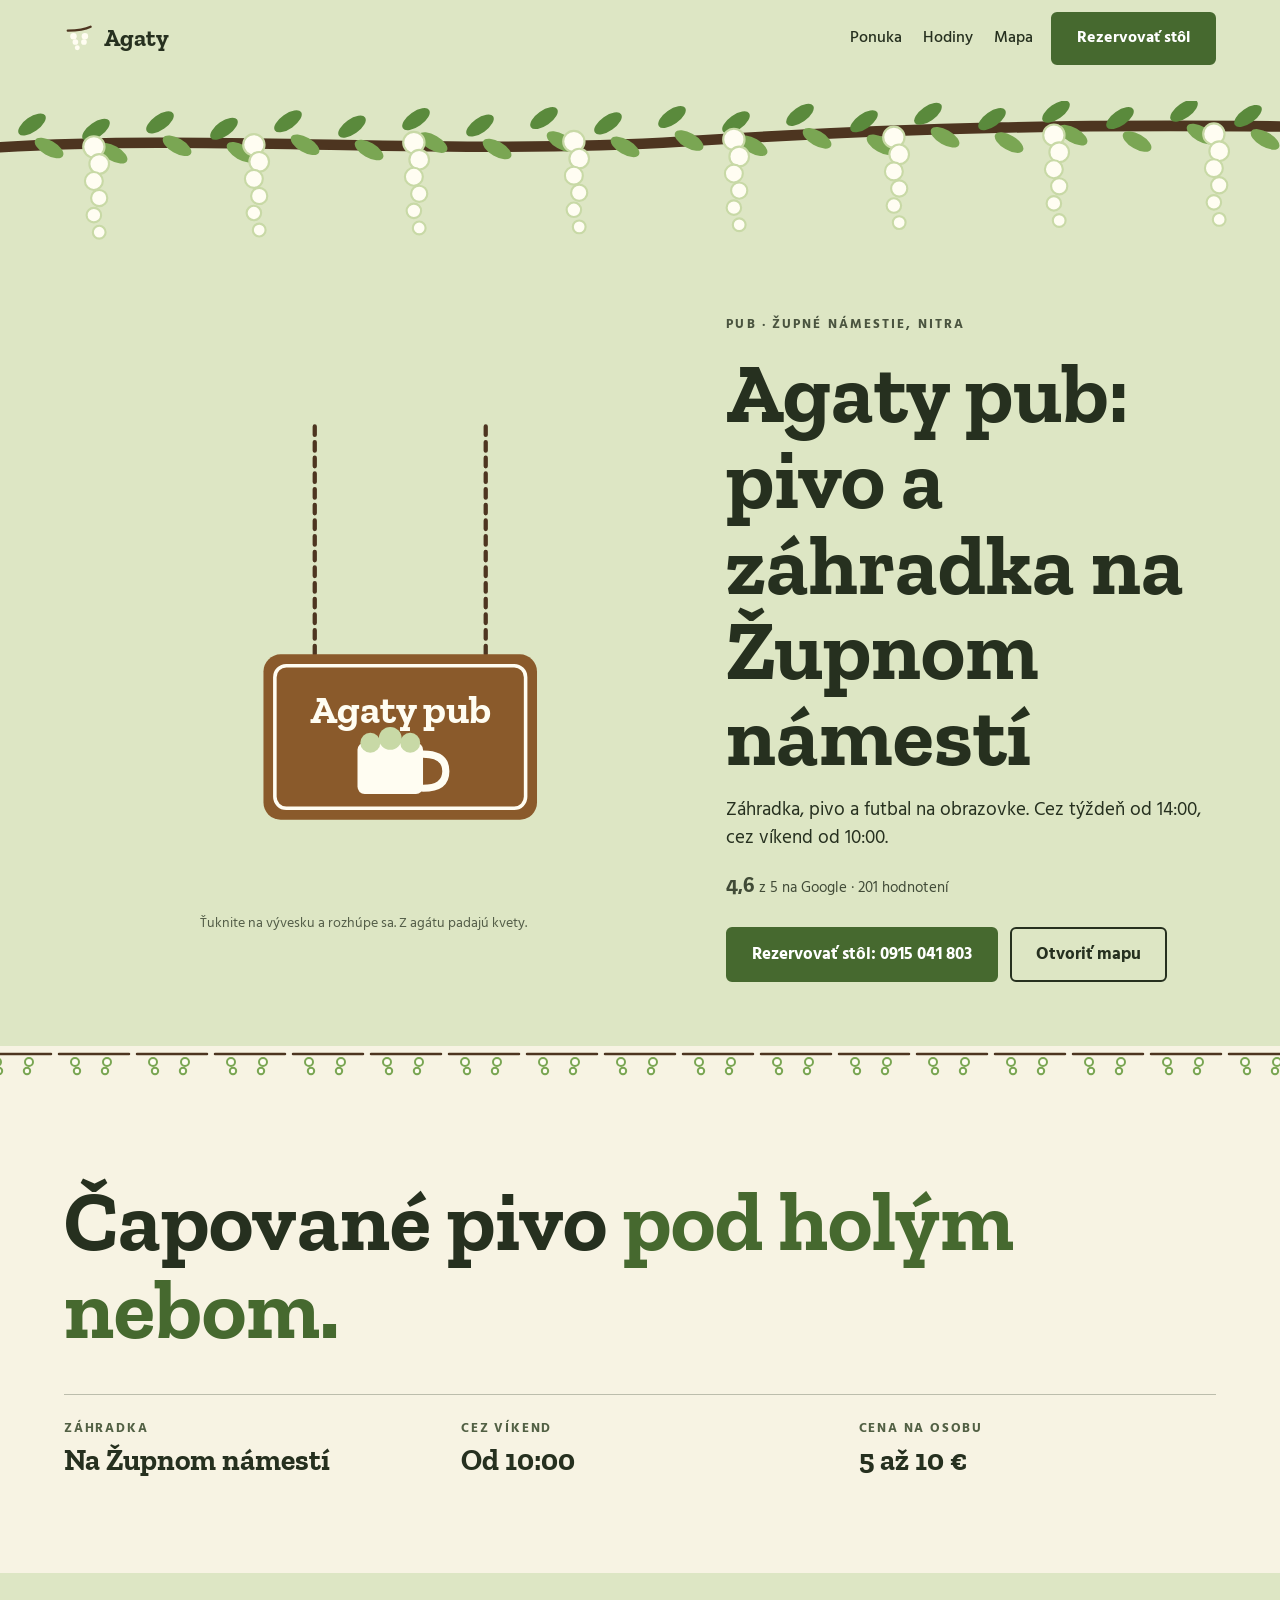
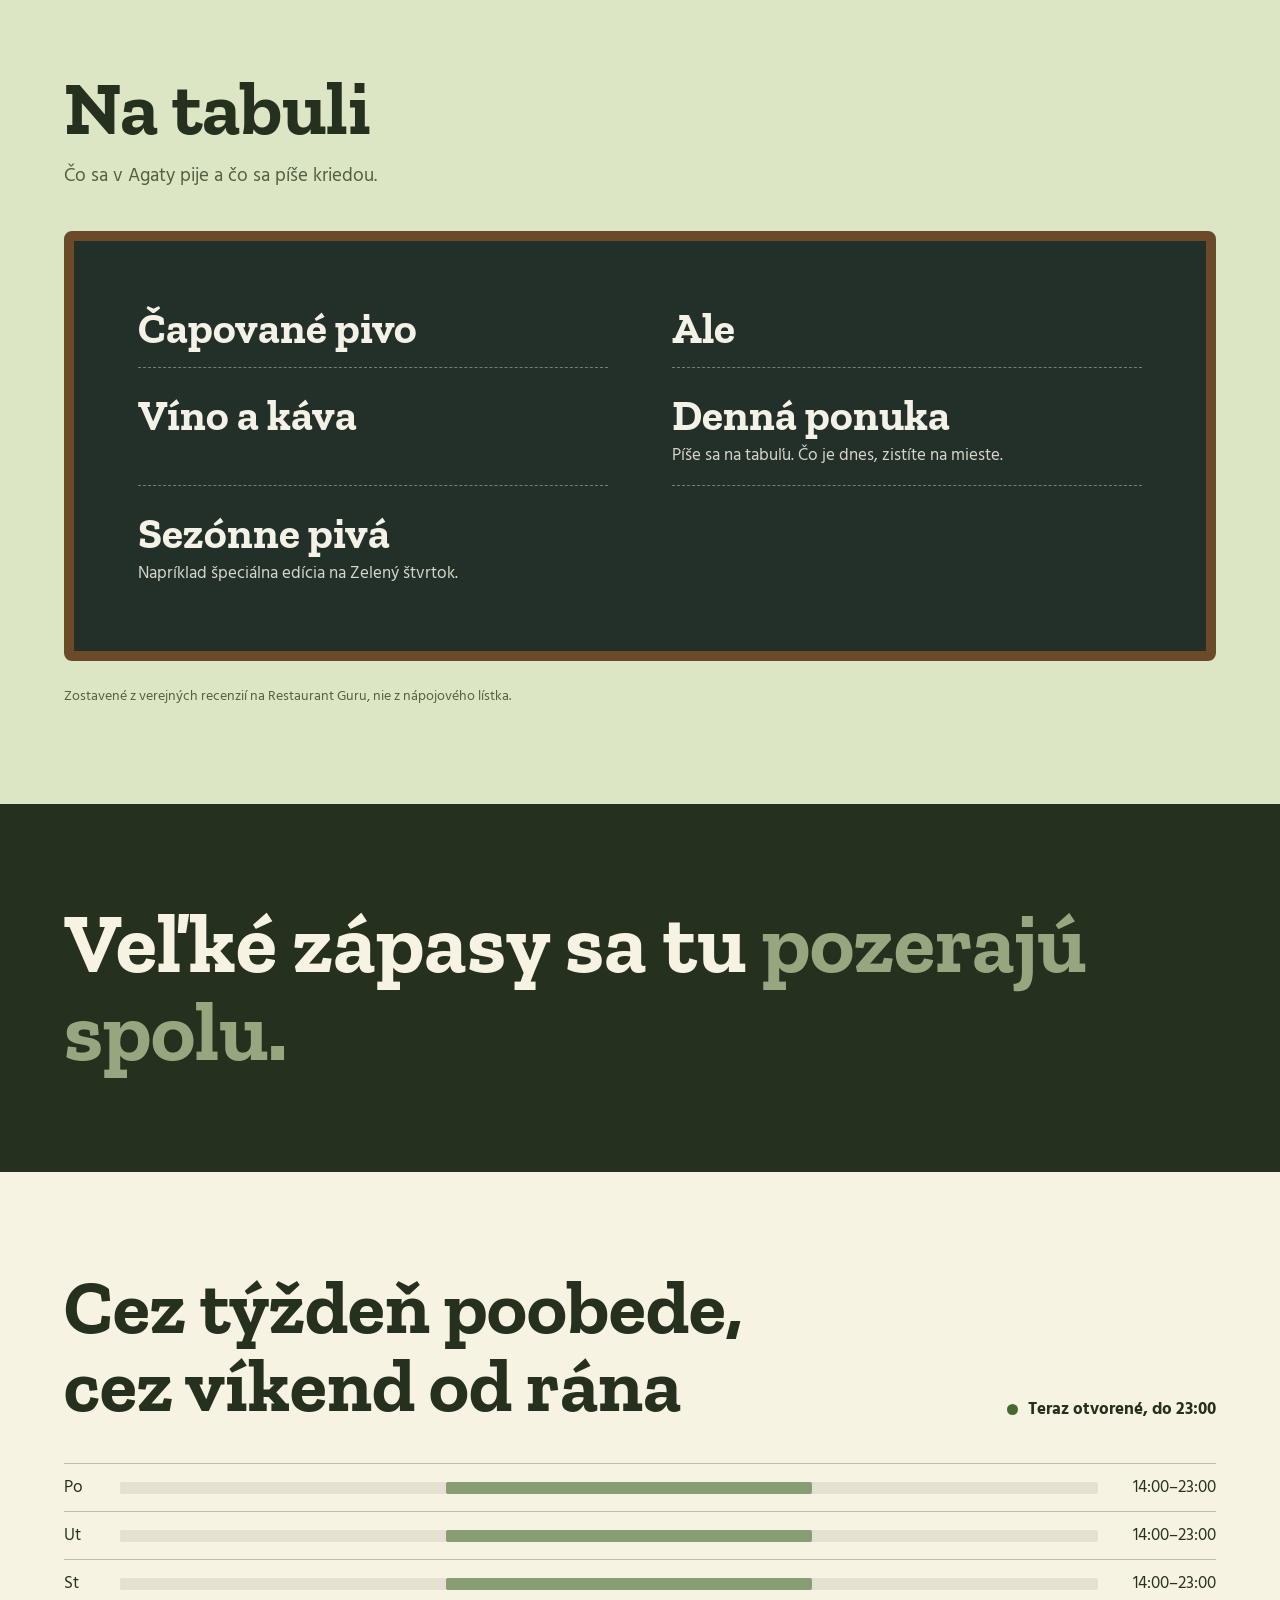
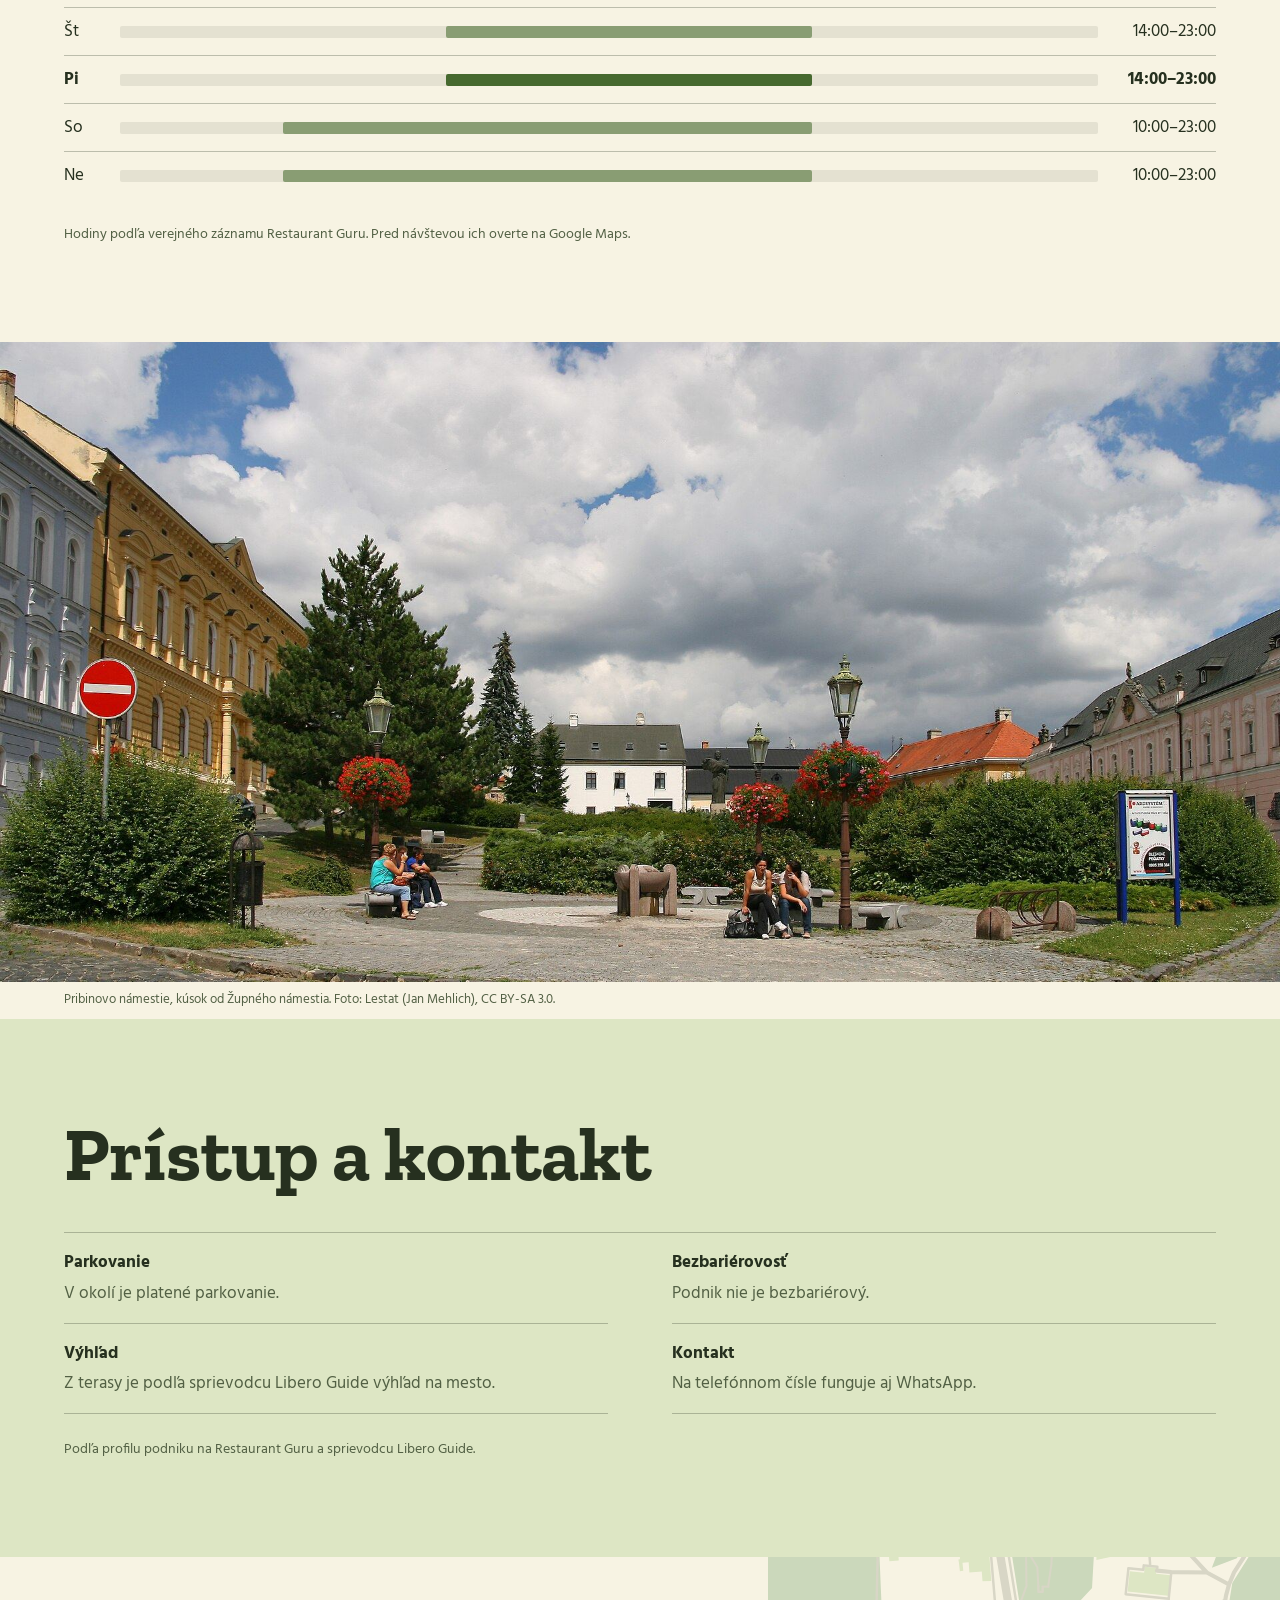
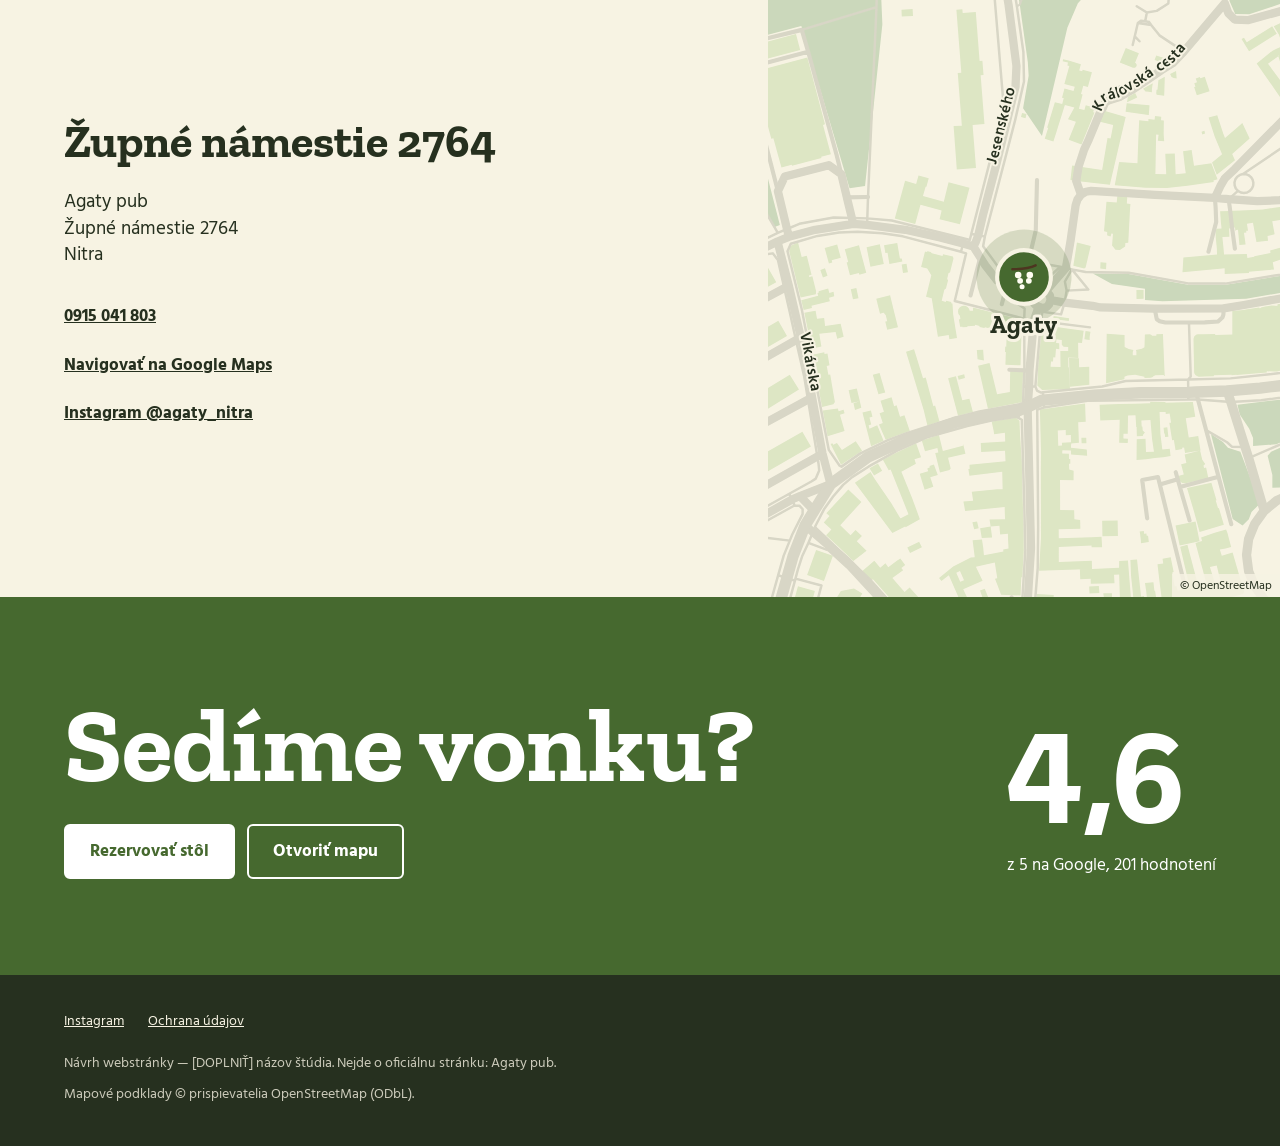
<file: index.html>
<!doctype html>
<html lang="sk">
<head>
  <meta charset="utf-8">
  <meta name="viewport" content="width=device-width, initial-scale=1">
  <title>Agaty pub Nitra | Pub so záhradkou na Župnom námestí</title>
  <meta name="description" content="Agaty pub na Župnom námestí v Nitre: čapované pivo, záhradka, zápasy a denná ponuka na tabuli.">
  <meta name="theme-color" content="#dde6c4">
  <meta property="og:type" content="website">
  <meta property="og:locale" content="sk_SK">
  <meta property="og:title" content="Agaty pub Nitra | Pub so záhradkou na Župnom námestí">
  <meta property="og:description" content="Pub so záhradkou na Župnom námestí v Nitre.">
  <meta property="og:image" content="assets/og.jpg">
  <meta property="og:image:width" content="1200">
  <meta property="og:image:height" content="630">
  <meta property="og:image:alt" content="Konár agáta s bielymi strapcami kvetov a zavesená drevená tabuľa s nápisom Agaty pub a krčahom piva">
  <link rel="icon" href="assets/favicon.svg" type="image/svg+xml">
  <link rel="preconnect" href="https://fonts.googleapis.com">
  <link rel="preconnect" href="https://fonts.gstatic.com" crossorigin>
  <link href="https://fonts.googleapis.com/css2?family=Zilla+Slab:wght@500;700&family=Hind:wght@400;500;600&display=swap" rel="stylesheet">
  <link rel="stylesheet" href="style.css">
  <script defer src="idea.js"></script>
  <script defer src="site.js"></script>
  <script type="application/ld+json">
{
  "@context": "https://schema.org",
  "@type": "BarOrPub",
  "name": "Agaty pub",
  "address": {
    "@type": "PostalAddress",
    "streetAddress": "Župné námestie 2764",
    "addressLocality": "Nitra",
    "addressCountry": "SK"
  },
  "telephone": "+421915041803",
  "sameAs": [
    "https://www.instagram.com/agaty_nitra/"
  ]
}
  </script>
</head>
<body>
  <a class="skip-link" href="#ponuka">Preskočiť na obsah</a>

  <header class="topbar">
    <a class="brand" href="#top" aria-label="Agaty pub, začiatok stránky"><svg class="brand-mark" viewBox="0 0 32 32" aria-hidden="true" focusable="false"><path d="M4 8 C12 8 20 8 28 4" stroke="#4d3520" stroke-width="2.5" fill="none" stroke-linecap="round"/><circle cx="10" cy="14" r="3.4" fill="#fffdf2"/><circle cx="12" cy="20" r="3" fill="#fffdf2"/><circle cx="14" cy="26" r="2.6" fill="#fffdf2"/><circle cx="22" cy="14" r="3.4" fill="#fffdf2"/><circle cx="21" cy="20" r="3" fill="#fffdf2"/></svg><span>Agaty</span></a>
    <nav class="topbar-nav" aria-label="Hlavná navigácia">
      <a href="#ponuka">Ponuka</a>
      <a href="#hodiny">Hodiny</a>
      <a href="#mapa">Mapa</a>
      <a class="button topbar-cta" href="tel:+421915041803">Rezervovať stôl</a>
    </nav>
  </header>

  <main id="top">
    <section class="hero hero--reverse">
<div class="hero-banner" aria-hidden="true"><svg class="art" viewBox="0 0 1200 140" preserveAspectRatio="xMidYMin slice"><path class="sa5" stroke-width="10" d="M-10 44 C200 30 420 52 640 38 S1020 22 1210 24"/><ellipse class="fa1" cx="30" cy="22" rx="15" ry="7" transform="rotate(-35 30 22)"/><ellipse class="fa6" cx="46" cy="44" rx="15" ry="7" transform="rotate(30 46 44)"/><ellipse class="fa1" cx="90" cy="27" rx="15" ry="7" transform="rotate(-35 90 27)"/><ellipse class="fa6" cx="106" cy="49" rx="15" ry="7" transform="rotate(30 106 49)"/><ellipse class="fa1" cx="150" cy="20" rx="15" ry="7" transform="rotate(-35 150 20)"/><ellipse class="fa6" cx="166" cy="42" rx="15" ry="7" transform="rotate(30 166 42)"/><ellipse class="fa1" cx="210" cy="26" rx="15" ry="7" transform="rotate(-35 210 26)"/><ellipse class="fa6" cx="226" cy="48" rx="15" ry="7" transform="rotate(30 226 48)"/><ellipse class="fa1" cx="270" cy="19" rx="15" ry="7" transform="rotate(-35 270 19)"/><ellipse class="fa6" cx="286" cy="41" rx="15" ry="7" transform="rotate(30 286 41)"/><ellipse class="fa1" cx="330" cy="24" rx="15" ry="7" transform="rotate(-35 330 24)"/><ellipse class="fa6" cx="346" cy="46" rx="15" ry="7" transform="rotate(30 346 46)"/><ellipse class="fa1" cx="390" cy="17" rx="15" ry="7" transform="rotate(-35 390 17)"/><ellipse class="fa6" cx="406" cy="39" rx="15" ry="7" transform="rotate(30 406 39)"/><ellipse class="fa1" cx="450" cy="23" rx="15" ry="7" transform="rotate(-35 450 23)"/><ellipse class="fa6" cx="466" cy="45" rx="15" ry="7" transform="rotate(30 466 45)"/><ellipse class="fa1" cx="510" cy="16" rx="15" ry="7" transform="rotate(-35 510 16)"/><ellipse class="fa6" cx="526" cy="38" rx="15" ry="7" transform="rotate(30 526 38)"/><ellipse class="fa1" cx="570" cy="21" rx="15" ry="7" transform="rotate(-35 570 21)"/><ellipse class="fa6" cx="586" cy="43" rx="15" ry="7" transform="rotate(30 586 43)"/><ellipse class="fa1" cx="630" cy="15" rx="15" ry="7" transform="rotate(-35 630 15)"/><ellipse class="fa6" cx="646" cy="37" rx="15" ry="7" transform="rotate(30 646 37)"/><ellipse class="fa1" cx="690" cy="20" rx="15" ry="7" transform="rotate(-35 690 20)"/><ellipse class="fa6" cx="706" cy="42" rx="15" ry="7" transform="rotate(30 706 42)"/><ellipse class="fa1" cx="750" cy="13" rx="15" ry="7" transform="rotate(-35 750 13)"/><ellipse class="fa6" cx="766" cy="35" rx="15" ry="7" transform="rotate(30 766 35)"/><ellipse class="fa1" cx="810" cy="19" rx="15" ry="7" transform="rotate(-35 810 19)"/><ellipse class="fa6" cx="826" cy="41" rx="15" ry="7" transform="rotate(30 826 41)"/><ellipse class="fa1" cx="870" cy="12" rx="15" ry="7" transform="rotate(-35 870 12)"/><ellipse class="fa6" cx="886" cy="34" rx="15" ry="7" transform="rotate(30 886 34)"/><ellipse class="fa1" cx="930" cy="17" rx="15" ry="7" transform="rotate(-35 930 17)"/><ellipse class="fa6" cx="946" cy="39" rx="15" ry="7" transform="rotate(30 946 39)"/><ellipse class="fa1" cx="990" cy="10" rx="15" ry="7" transform="rotate(-35 990 10)"/><ellipse class="fa6" cx="1006" cy="32" rx="15" ry="7" transform="rotate(30 1006 32)"/><ellipse class="fa1" cx="1050" cy="16" rx="15" ry="7" transform="rotate(-35 1050 16)"/><ellipse class="fa6" cx="1066" cy="38" rx="15" ry="7" transform="rotate(30 1066 38)"/><ellipse class="fa1" cx="1110" cy="9" rx="15" ry="7" transform="rotate(-35 1110 9)"/><ellipse class="fa6" cx="1126" cy="31" rx="15" ry="7" transform="rotate(30 1126 31)"/><ellipse class="fa1" cx="1170" cy="14" rx="15" ry="7" transform="rotate(-35 1170 14)"/><ellipse class="fa6" cx="1186" cy="36" rx="15" ry="7" transform="rotate(30 1186 36)"/><g class="cluster" style="--i:0;transform-origin:90px 35px"><circle class="fa3" cx="88" cy="43" r="10.0" stroke="var(--art-4)" stroke-width="2"/><circle class="fa3" cx="93" cy="59" r="9.2" stroke="var(--art-4)" stroke-width="2"/><circle class="fa3" cx="88" cy="75" r="8.4" stroke="var(--art-4)" stroke-width="2"/><circle class="fa3" cx="93" cy="91" r="7.6" stroke="var(--art-4)" stroke-width="2"/><circle class="fa3" cx="88" cy="107" r="6.8" stroke="var(--art-4)" stroke-width="2"/><circle class="fa3" cx="93" cy="123" r="6.0" stroke="var(--art-4)" stroke-width="2"/></g><g class="cluster" style="--i:1;transform-origin:240px 33px"><circle class="fa3" cx="238" cy="41" r="10.0" stroke="var(--art-4)" stroke-width="2"/><circle class="fa3" cx="243" cy="57" r="9.2" stroke="var(--art-4)" stroke-width="2"/><circle class="fa3" cx="238" cy="73" r="8.4" stroke="var(--art-4)" stroke-width="2"/><circle class="fa3" cx="243" cy="89" r="7.6" stroke="var(--art-4)" stroke-width="2"/><circle class="fa3" cx="238" cy="105" r="6.8" stroke="var(--art-4)" stroke-width="2"/><circle class="fa3" cx="243" cy="121" r="6.0" stroke="var(--art-4)" stroke-width="2"/></g><g class="cluster" style="--i:2;transform-origin:390px 31px"><circle class="fa3" cx="388" cy="39" r="10.0" stroke="var(--art-4)" stroke-width="2"/><circle class="fa3" cx="393" cy="55" r="9.2" stroke="var(--art-4)" stroke-width="2"/><circle class="fa3" cx="388" cy="71" r="8.4" stroke="var(--art-4)" stroke-width="2"/><circle class="fa3" cx="393" cy="87" r="7.6" stroke="var(--art-4)" stroke-width="2"/><circle class="fa3" cx="388" cy="103" r="6.8" stroke="var(--art-4)" stroke-width="2"/><circle class="fa3" cx="393" cy="119" r="6.0" stroke="var(--art-4)" stroke-width="2"/></g><g class="cluster" style="--i:3;transform-origin:540px 30px"><circle class="fa3" cx="538" cy="38" r="10.0" stroke="var(--art-4)" stroke-width="2"/><circle class="fa3" cx="543" cy="54" r="9.2" stroke="var(--art-4)" stroke-width="2"/><circle class="fa3" cx="538" cy="70" r="8.4" stroke="var(--art-4)" stroke-width="2"/><circle class="fa3" cx="543" cy="86" r="7.6" stroke="var(--art-4)" stroke-width="2"/><circle class="fa3" cx="538" cy="102" r="6.8" stroke="var(--art-4)" stroke-width="2"/><circle class="fa3" cx="543" cy="118" r="6.0" stroke="var(--art-4)" stroke-width="2"/></g><g class="cluster" style="--i:4;transform-origin:690px 28px"><circle class="fa3" cx="688" cy="36" r="10.0" stroke="var(--art-4)" stroke-width="2"/><circle class="fa3" cx="693" cy="52" r="9.2" stroke="var(--art-4)" stroke-width="2"/><circle class="fa3" cx="688" cy="68" r="8.4" stroke="var(--art-4)" stroke-width="2"/><circle class="fa3" cx="693" cy="84" r="7.6" stroke="var(--art-4)" stroke-width="2"/><circle class="fa3" cx="688" cy="100" r="6.8" stroke="var(--art-4)" stroke-width="2"/><circle class="fa3" cx="693" cy="116" r="6.0" stroke="var(--art-4)" stroke-width="2"/></g><g class="cluster" style="--i:5;transform-origin:840px 26px"><circle class="fa3" cx="838" cy="34" r="10.0" stroke="var(--art-4)" stroke-width="2"/><circle class="fa3" cx="843" cy="50" r="9.2" stroke="var(--art-4)" stroke-width="2"/><circle class="fa3" cx="838" cy="66" r="8.4" stroke="var(--art-4)" stroke-width="2"/><circle class="fa3" cx="843" cy="82" r="7.6" stroke="var(--art-4)" stroke-width="2"/><circle class="fa3" cx="838" cy="98" r="6.8" stroke="var(--art-4)" stroke-width="2"/><circle class="fa3" cx="843" cy="114" r="6.0" stroke="var(--art-4)" stroke-width="2"/></g><g class="cluster" style="--i:6;transform-origin:990px 24px"><circle class="fa3" cx="988" cy="32" r="10.0" stroke="var(--art-4)" stroke-width="2"/><circle class="fa3" cx="993" cy="48" r="9.2" stroke="var(--art-4)" stroke-width="2"/><circle class="fa3" cx="988" cy="64" r="8.4" stroke="var(--art-4)" stroke-width="2"/><circle class="fa3" cx="993" cy="80" r="7.6" stroke="var(--art-4)" stroke-width="2"/><circle class="fa3" cx="988" cy="96" r="6.8" stroke="var(--art-4)" stroke-width="2"/><circle class="fa3" cx="993" cy="112" r="6.0" stroke="var(--art-4)" stroke-width="2"/></g><g class="cluster" style="--i:7;transform-origin:1140px 23px"><circle class="fa3" cx="1138" cy="31" r="10.0" stroke="var(--art-4)" stroke-width="2"/><circle class="fa3" cx="1143" cy="47" r="9.2" stroke="var(--art-4)" stroke-width="2"/><circle class="fa3" cx="1138" cy="63" r="8.4" stroke="var(--art-4)" stroke-width="2"/><circle class="fa3" cx="1143" cy="79" r="7.6" stroke="var(--art-4)" stroke-width="2"/><circle class="fa3" cx="1138" cy="95" r="6.8" stroke="var(--art-4)" stroke-width="2"/><circle class="fa3" cx="1143" cy="111" r="6.0" stroke="var(--art-4)" stroke-width="2"/></g></svg></div>
      <div class="hero-copy">
        <p class="hero-kicker">Pub · Župné námestie, Nitra</p>
        <h1>Agaty pub: pivo a záhradka na Župnom námestí</h1>
        <p class="hero-lede">Záhradka, pivo a futbal na obrazovke. Cez týždeň od 14:00, cez víkend od 10:00.</p>
        <p class="hero-rating"><strong>4,6</strong> z 5 na Google · 201 hodnotení</p>
        <div class="actions">
          <a class="button" href="tel:+421915041803">Rezervovať stôl: 0915 041 803</a>
          <a class="button button-ghost" href="https://www.google.com/maps/search/?api=1&amp;query=Agaty%20pub%20%C5%BDupn%C3%A9%20n%C3%A1mestie%202764%20Nitra" rel="noopener">Otvoriť mapu</a>
        </div>
      </div>
      <div class="hero-art">
        <svg class="art signboard" viewBox="0 0 420 290" role="group" aria-label="Konár agáta s bielymi strapcami kvetov a zavesená drevená tabuľa s nápisom Agaty pub a krčahom piva">
<g class="sign" role="button" tabindex="0" aria-label="Rozhúpať vývesku">
<path class="sa5" d="M176 0 V160 M296 0 V160" stroke-width="3" stroke-dasharray="6 5"/>
<rect class="fa2" x="140" y="160" width="192" height="116" rx="12"/>
<rect x="148" y="168" width="176" height="100" rx="8" fill="none" stroke="var(--art-3)" stroke-width="2.5"/>
<text class="art-text" x="236" y="208" text-anchor="middle" font-size="28" fill="var(--art-3)">Agaty pub</text>
<rect class="fa3" x="206" y="222" width="46" height="36" rx="5"/>
<path class="sa3" d="M252 230 Q268 230 268 242 Q268 254 252 254" stroke-width="5"/>
<circle class="fa4" cx="215" cy="222" r="7"/><circle class="fa4" cx="229" cy="219" r="8"/><circle class="fa4" cx="243" cy="222" r="7"/>
</g>
        </svg>
<p class="idea-hint">Ťuknite na vývesku a rozhúpe sa. Z agátu padajú kvety.</p>

      </div>
    </section>

    <div class="divider" aria-hidden="true"></div>

    <section class="block tone-base " id="ponuka">
      <div class="block-inner">
        <p class="statement-text">Čapované pivo <em>pod holým nebom.</em></p>
        <dl class="statement-facts"><div><dt>Záhradka</dt><dd>Na Župnom námestí</dd></div><div><dt>Cez víkend</dt><dd>Od 10:00</dd></div><div><dt>Cena na osobu</dt><dd>5 až 10 €</dd></div></dl>
      </div>
    </section>

    <section class="block tone-alt ">
      <div class="block-inner">
        <h2 class="block-title">Na tabuli</h2><p class="block-lead">Čo sa v Agaty pije a čo sa píše kriedou.</p>
        <div class="chalkboard"><div class="chalk-line"><span class="chalk-name">Čapované pivo</span></div><div class="chalk-line"><span class="chalk-name">Ale</span></div><div class="chalk-line"><span class="chalk-name">Víno a káva</span></div><div class="chalk-line"><span class="chalk-name">Denná ponuka</span><p class="chalk-text">Píše sa na tabuľu. Čo je dnes, zistíte na mieste.</p></div><div class="chalk-line"><span class="chalk-name">Sezónne pivá</span><p class="chalk-text">Napríklad špeciálna edícia na Zelený štvrtok.</p></div></div>
        <p class="block-note">Zostavené z verejných recenzií na Restaurant Guru, nie z nápojového lístka.</p>
      </div>
    </section>

    <section class="block tone-ink ">
      <div class="block-inner">
        <p class="statement-text">Veľké zápasy sa tu <em>pozerajú spolu.</em></p>
        
      </div>
    </section>

    <section class="block tone-base " id="hodiny">
      <div class="block-inner" data-hours="[[840, 1380], [840, 1380], [840, 1380], [840, 1380], [840, 1380], [600, 1380], [600, 1380]]" data-days="[&quot;pondelok&quot;, &quot;utorok&quot;, &quot;streda&quot;, &quot;štvrtok&quot;, &quot;piatok&quot;, &quot;sobota&quot;, &quot;nedeľa&quot;]">
        <div class="week-head">
          <h2 class="block-title">Cez týždeň poobede, cez víkend od rána</h2>
          <p class="week-status" aria-live="polite">Otváracie hodiny</p>
        </div>
        <ul class="week"><li class="week-day"><span>Po</span> <span class="week-track"><span class="week-bar" style="--from: 33.33%; --span: 37.5%"></span></span> <span class="week-time">14:00–23:00</span></li><li class="week-day"><span>Ut</span> <span class="week-track"><span class="week-bar" style="--from: 33.33%; --span: 37.5%"></span></span> <span class="week-time">14:00–23:00</span></li><li class="week-day"><span>St</span> <span class="week-track"><span class="week-bar" style="--from: 33.33%; --span: 37.5%"></span></span> <span class="week-time">14:00–23:00</span></li><li class="week-day"><span>Št</span> <span class="week-track"><span class="week-bar" style="--from: 33.33%; --span: 37.5%"></span></span> <span class="week-time">14:00–23:00</span></li><li class="week-day"><span>Pi</span> <span class="week-track"><span class="week-bar" style="--from: 33.33%; --span: 37.5%"></span></span> <span class="week-time">14:00–23:00</span></li><li class="week-day"><span>So</span> <span class="week-track"><span class="week-bar" style="--from: 16.67%; --span: 54.16%"></span></span> <span class="week-time">10:00–23:00</span></li><li class="week-day"><span>Ne</span> <span class="week-track"><span class="week-bar" style="--from: 16.67%; --span: 54.16%"></span></span> <span class="week-time">10:00–23:00</span></li></ul>
        <p class="block-note">Hodiny podľa verejného záznamu Restaurant Guru. Pred návštevou ich overte na Google Maps.</p>
      </div>
    </section>

    <section class="block tone-base ">
      <figure class="photo-band">
        <img src="assets/photos/pribinovo-namestie.jpg" width="1920" height="1280" alt="Pribinovo námestie v Nitre so zeleňou, lavičkami a barokovými domami" loading="lazy">
        <figcaption>Pribinovo námestie, kúsok od Župného námestia. Foto: Lestat (Jan Mehlich), CC BY-SA 3.0.</figcaption>
      </figure>
    </section>

    <section class="block tone-alt ">
      <div class="block-inner">
        <h2 class="block-title">Prístup a kontakt</h2>
        <ul class="notes"><li class="note"><span class="note-title">Parkovanie</span><p class="note-text">V okolí je platené parkovanie.</p></li><li class="note"><span class="note-title">Bezbariérovosť</span><p class="note-text">Podnik nie je bezbariérový.</p></li><li class="note"><span class="note-title">Výhľad</span><p class="note-text">Z terasy je podľa sprievodcu Libero Guide výhľad na mesto.</p></li><li class="note"><span class="note-title">Kontakt</span><p class="note-text">Na telefónnom čísle funguje aj WhatsApp.</p></li></ul>
        <p class="block-note">Podľa profilu podniku na Restaurant Guru a sprievodcu Libero Guide.</p>
      </div>
    </section>

    <section class="block tone-base " id="mapa">
      <div class="place-grid place-grid--flip">
        <div class="place-map"><svg class="street-map" viewBox="0 0 960 620" role="img" aria-label="Mapa okolia: Agaty pub" preserveAspectRatio="xMidYMid slice">
  <rect width="960" height="620" fill="var(--bg)"/>
  <path d="M-214.4 538.4L-236.6 532.7L-250.4 521.5L-253.7 520.9L-251.9 520.0L-287.7 480.5L-298.0 474.5L-322.1 489.4L-368.8 414.1L-383.7 391.5L-304.8 333.5L-248.3 282.2L-198.8 233.5L-166.2 197.3L-90.0 99.5L-51.1 43.3L-15.4 -29.6L9.6 -91.2L97.4 -298.6L105.3 -314.1L123.3 -359.1L169.4 -351.7L197.4 -427.4L150.2 -438.0L163.6 -509.3L180.0 -566.1L183.0 -603.9L193.6 -649.8L256.0 -735.8L272.5 -754.4L289.7 -773.1L311.0 -792.4L334.7 -812.4L366.3 -829.4L397.9 -843.4L450.2 -863.9L489.4 -875.7L551.0 -879.3L595.2 -877.7L554.0 -530.2L529.4 -342.9L501.1 -270.5L474.7 -219.1L448.2 -153.9L441.6 -105.8L437.0 -47.1L338.3 -41.1L342.8 65.3L326.0 221.9L311.0 224.0L264.3 66.8L198.4 84.1L243.5 259.6L238.4 261.5L190.0 182.7L153.7 203.8L169.6 232.3L113.4 263.8L111.9 264.6L103.2 269.4L44.9 301.2L32.7 308.2L24.4 315.0L-24.8 394.3L-26.7 397.5L-45.3 427.3L-49.5 433.8L-54.9 442.6L-57.5 447.0L-114.8 536.8L-152.6 508.6L-155.8 509.4L-205.5 539.0L-214.4 538.4ZM872.7 676.4L870.2 677.7L869.2 679.7L873.3 687.2L868.6 707.0L870.3 710.5L863.9 735.1L857.1 733.3L854.6 737.1L854.7 740.5L857.4 742.9L923.1 759.3L924.8 759.8L925.8 759.1L926.3 758.2L927.2 754.0L926.7 752.1L925.2 751.2L922.8 750.6L919.5 749.8L920.2 747.0L931.5 700.4L937.2 702.0L938.3 697.5L937.1 693.9L931.3 691.3L929.0 698.1L882.1 686.0L883.3 680.0L872.7 676.4ZM948.6 504.9L972.9 544.8L973.1 546.0L972.9 547.3L972.1 549.1L970.7 550.5L968.9 551.2L966.9 551.0L945.4 546.2L938.5 541.3L947.1 505.4L948.6 504.9ZM877.9 450.9L879.0 448.2L881.4 446.4L885.0 446.7L887.1 449.2L887.4 451.7L886.8 454.0L884.0 455.8L889.9 456.4L894.0 454.9L895.3 452.7L894.0 452.1L892.9 451.1L892.3 449.8L892.3 448.3L892.9 447.1L894.0 446.1L895.4 445.6L896.8 445.6L897.5 442.2L896.1 441.6L895.1 440.7L894.5 439.5L894.4 437.9L895.0 436.6L896.1 435.6L897.5 435.1L899.0 435.2L903.2 414.0L902.7 411.1L898.3 403.5L896.2 401.4L891.1 401.5L859.1 414.8L833.4 417.4L828.3 419.8L823.0 437.3L877.9 450.9ZM719.4 479.2L716.0 483.2L720.6 501.9L720.6 514.2L731.1 513.9L739.0 511.8L743.6 509.4L746.1 508.7L753.0 508.2L754.0 506.0L756.5 505.3L759.4 502.2L760.5 500.5L770.2 500.1L771.1 497.2L769.8 492.9L772.3 488.8L777.6 488.7L782.8 490.0L787.2 488.3L788.9 484.3L787.3 479.7L783.0 474.7L770.7 470.8L764.3 467.5L750.9 468.3L745.8 467.4L719.4 479.2ZM755.0 426.5L754.8 425.8L805.9 420.5L810.9 425.9L811.2 431.6L800.8 473.1L798.0 471.2L793.1 479.0L781.2 470.4L772.1 466.1L771.6 461.2L772.9 455.0L778.8 452.9L795.0 443.7L797.3 437.8L792.3 434.0L786.3 435.2L780.8 438.7L774.8 438.9L761.5 433.5L755.0 426.5ZM932.3 461.6L948.4 451.9L942.4 442.0L941.0 439.8L935.5 434.5L927.4 435.1L922.2 441.1L925.1 449.5L932.3 461.6ZM967.0 491.4L958.6 496.9L956.5 499.2L956.8 502.0L959.0 503.8L961.4 503.6L965.9 500.7L991.8 543.1L993.0 543.3L993.3 542.2L967.5 499.7L971.6 497.0L973.0 495.2L972.9 492.6L970.9 490.6L968.9 490.4L967.0 491.4ZM724.6 472.0L701.9 473.8L701.9 466.0L698.2 457.1L689.0 443.2L686.8 433.7L751.2 426.1L759.9 437.7L760.4 444.6L749.4 452.5L744.4 461.8L724.6 472.0ZM959.3 469.7L961.8 473.9L964.0 481.9L960.1 488.1L951.8 489.6L945.3 484.1L942.9 479.9L959.3 469.7ZM985.6 570.3L984.5 571.1L965.6 583.5L929.7 576.0L936.0 550.6L981.5 561.8L985.0 565.9L985.6 570.3ZM776.6 -222.1L741.1 -234.8L680.4 -248.5L635.5 -256.9L592.7 -253.5L555.5 -241.8L552.9 -241.2L532.9 -234.1L492.6 -197.3L484.0 -182.1L476.0 -162.7L470.9 -137.9L465.2 -97.2L462.4 -64.7L461.6 -43.9L475.9 46.2L483.7 102.0L484.5 115.0L479.1 146.5L497.4 173.3L522.0 68.5L532.2 44.7L545.9 30.0L547.7 -1.4L537.6 -13.5L557.8 -119.3L560.0 -154.7L547.1 -158.3L553.4 -189.4L572.4 -186.3L581.3 -195.8L589.9 -178.8L616.4 -175.5L627.8 -176.9L628.6 -171.3L682.6 -164.0L684.3 -175.3L712.5 -177.2L707.3 -162.4L720.9 -154.2L737.0 -139.3L744.8 -136.5L764.9 -118.9L771.7 -120.3L810.1 -98.2L821.3 -92.8L817.0 -84.3L824.2 -42.4L846.2 -56.1L912.1 63.5L959.2 146.2L944.6 189.1L913.1 225.3L875.5 259.8L795.3 298.0L675.5 317.6L639.0 317.6L581.3 307.2L546.7 306.7L565.2 316.8L597.2 321.4L597.2 332.4L614.0 333.6L695.2 331.1L795.5 314.0L827.2 305.6L859.0 282.2L893.6 263.3L960.9 213.0L949.7 201.7L965.4 184.9L971.4 191.6L976.7 194.0L977.4 187.3L983.4 181.3L989.8 181.5L993.0 164.7L978.4 161.4L972.4 137.4L908.9 23.6L874.9 -37.3L875.3 -42.8L866.9 -51.4L829.5 -110.5L819.1 -138.2L812.8 -156.8L801.5 -172.9L790.9 -189.7L775.2 -218.9L776.6 -222.1ZM717.0 -31.0L681.8 25.1L679.0 42.3L684.6 55.2L698.2 55.4L729.6 45.1L755.0 46.2L772.2 62.2L776.5 70.7L794.4 32.1L801.2 8.1L806.5 -1.9L812.6 -13.7L809.5 -34.2L824.2 -42.4L817.0 -84.3L821.3 -92.8L810.1 -98.2L802.5 -81.7L791.8 -88.2L776.1 -66.5L763.1 -74.2L717.0 -31.0ZM662.0 10.4L686.2 1.2L704.5 -29.8L703.6 -39.7L682.7 -68.7L675.3 -61.3L681.8 -42.1L662.0 10.4ZM856.1 592.5L861.5 571.7L868.0 567.7L954.9 588.4L955.1 590.9L927.9 608.0L876.5 618.0L880.7 598.5L856.1 592.5ZM388.2 671.2L402.5 703.5L465.8 690.5L464.8 681.3L440.7 684.8L439.3 674.5L464.7 670.9L463.6 661.0L388.2 671.2ZM661.1 462.2L672.7 469.8L677.6 475.4L689.6 479.2L708.7 529.4L700.4 537.7L697.8 544.8L691.7 550.7L682.2 544.4L661.1 462.2ZM68.8 702.0L113.7 676.5L107.7 669.6L148.6 642.2L131.0 610.7L161.6 591.4L166.8 601.3L135.3 696.8L123.7 687.2L76.6 713.9L68.8 702.0Z" fill="color-mix(in srgb, #4f8a4a 26%, var(--bg))"/>
  <path d="M-15.3 80.0L-5.8 90.4L-4.5 109.2L-6.0 116.6L-1.7 137.2L3.3 157.4L0.7 176.0L-16.7 191.0L-31.9 202.0L-40.1 193.3L-42.4 182.6L-42.4 174.2L-35.7 158.6L-43.5 144.5L-53.4 124.9L-47.1 99.8L-46.6 80.5L-35.7 73.2L-25.5 72.5L-15.3 80.0ZM751.3 569.7L753.8 568.5L756.5 567.9L759.3 568.0L761.9 568.7L764.3 570.1L766.4 572.0L767.9 574.3L768.8 576.9L769.0 579.7L768.6 582.4L767.5 584.9L765.8 587.2L763.5 589.0L760.8 590.2L757.9 590.7L755.0 590.4L752.2 589.4L749.8 587.7L747.9 585.4L746.6 582.7L746.1 579.8L746.4 576.8L747.4 574.0L749.1 571.6L751.3 569.7Z" fill="color-mix(in srgb, #3a8fb7 34%, var(--bg))"/>
  <path d="M217.9 111.2L270.1 97.3L287.2 162.1L285.3 162.7L292.9 191.0L283.5 193.6L283.8 194.6L255.3 202.3L255.0 201.2L245.0 203.9L237.2 175.5L235.2 176.1L217.9 111.2ZM430.2 162.7L433.5 204.5L414.9 205.9L411.8 163.7L419.8 163.5L415.8 112.4L419.3 112.1L414.5 51.2L420.3 50.7L420.6 54.3L433.3 53.3L437.0 100.7L439.7 100.5L440.8 114.3L438.0 114.5L441.7 161.8L430.2 162.7ZM379.7 240.1L374.6 258.6L354.8 253.3L364.8 216.8L375.5 219.8L384.7 222.5L382.1 231.6L402.3 237.0L406.9 218.1L427.2 223.5L417.9 259.0L398.2 254.0L400.2 245.5L379.7 240.1ZM166.0 459.0L168.1 462.7L160.3 467.1L158.1 463.4L166.0 459.0ZM593.7 449.1L594.0 454.9L594.7 454.9L595.0 458.6L597.1 460.7L595.2 463.0L595.2 464.0L589.3 464.2L589.1 455.4L588.7 455.4L588.0 443.9L587.1 432.7L602.3 432.2L602.5 448.5L593.7 449.1ZM291.1 330.0L291.9 333.5L274.1 337.8L274.6 340.0L266.5 341.9L264.2 332.5L280.6 328.2L291.4 325.5L295.5 324.4L296.2 328.6L291.1 330.0ZM90.2 611.9L85.8 604.7L89.2 602.4L93.5 609.7L90.2 611.9ZM1000.8 131.6L1002.3 138.7L987.3 141.9L990.2 155.7L978.4 158.2L974.0 137.3L1000.8 131.6ZM941.8 320.9L950.8 337.8L956.3 334.3L960.8 342.6L948.0 350.7L942.0 338.9L934.7 324.9L941.8 320.9ZM158.1 463.4L160.3 467.1L153.0 471.4L150.8 467.6L158.1 463.4ZM906.5 355.4L909.2 353.9L916.9 368.5L902.0 376.4L879.6 335.4L889.6 330.1L895.7 341.6L893.5 342.9L896.7 349.0L901.5 358.0L906.5 355.4ZM149.5 424.8L143.6 428.0L141.6 428.6L139.6 424.6L145.4 421.5L147.3 420.8L149.5 424.8ZM553.0 616.1L543.5 616.7L543.1 609.8L552.5 609.4L553.0 616.1ZM39.0 476.3L29.4 463.0L35.2 459.1L34.1 457.4L37.5 455.0L40.0 458.7L43.3 456.4L51.1 468.0L39.0 476.3ZM550.2 624.1L550.3 631.6L553.0 631.5L552.8 630.4L558.7 629.2L556.8 616.4L565.2 616.4L565.2 622.6L572.9 621.8L576.4 645.6L541.9 654.8L541.6 653.8L539.9 645.6L540.6 645.4L538.7 634.0L542.7 632.9L543.0 624.8L550.2 624.1ZM420.3 -10.1L425.3 -10.6L425.7 -7.3L420.6 -6.6L420.3 -10.1ZM343.2 451.5L340.1 442.0L344.3 440.5L347.1 449.9L343.2 451.5ZM630.6 669.3L597.4 677.8L592.1 660.1L625.8 651.6L630.6 669.3ZM133.9 443.4L134.4 443.2L136.6 446.9L130.5 450.1L128.4 451.2L126.3 447.6L133.9 443.4ZM576.4 461.8L576.3 466.4L580.7 466.6L580.5 470.7L572.2 470.5L572.4 461.6L576.4 461.8ZM194.8 270.2L191.6 264.7L188.3 266.5L183.2 257.4L188.8 254.3L190.3 257.1L198.3 252.5L205.0 264.5L194.8 270.2ZM680.7 571.6L675.3 572.9L674.6 570.2L675.4 569.9L674.1 564.7L678.5 563.3L680.7 571.6ZM927.6 310.6L911.4 318.8L909.6 319.6L909.3 319.0L905.6 311.9L906.3 311.4L923.2 303.2L927.6 310.6ZM-49.4 518.0L-60.9 510.7L-56.0 503.0L-58.7 501.3L-55.3 495.9L-46.6 501.5L-48.6 504.7L-43.1 508.3L-49.4 518.0ZM999.2 258.8L1001.4 261.0L1000.1 262.5L997.8 260.4L999.2 258.8ZM611.7 608.6L609.3 588.2L614.9 587.5L619.3 607.7L611.7 608.6ZM154.2 358.1L158.4 365.7L154.4 368.0L152.4 364.3L150.4 360.2L154.2 358.1ZM536.1 129.5L535.2 132.7L536.8 133.1L533.2 146.9L528.8 145.7L519.6 143.3L517.0 142.5L518.5 136.7L516.8 136.3L519.2 127.4L528.0 129.8L528.7 127.5L536.1 129.5ZM1004.3 405.4L1005.8 407.4L1001.8 410.3L1000.3 408.3L1004.3 405.4ZM701.8 257.4L696.0 258.4L692.0 259.3L690.2 245.6L711.4 244.5L715.9 270.3L716.4 274.9L705.2 276.2L701.8 257.4ZM615.8 134.4L608.5 133.5L608.1 131.9L608.4 128.5L609.3 128.7L616.0 129.5L615.8 134.4ZM155.7 386.9L147.8 391.5L145.5 387.2L146.5 386.6L153.4 382.8L155.7 386.9ZM47.4 488.5L42.6 491.6L38.0 483.5L40.0 482.3L39.0 480.6L45.1 477.0L45.9 478.4L54.7 473.0L60.1 481.0L47.4 488.5ZM-14.4 653.1L-17.5 655.1L-18.4 655.6L-22.3 649.4L-18.4 646.7L-14.4 653.1ZM655.0 663.6L655.6 667.6L647.8 668.9L647.1 664.8L655.0 663.6ZM19.3 531.6L16.6 527.4L23.7 522.9L26.2 528.0L19.3 531.6ZM436.8 -4.2L436.4 -8.2L445.8 -8.7L446.8 3.5L426.4 5.1L420.4 5.5L417.0 5.7L416.4 2.4L418.0 2.3L417.8 -2.5L436.8 -4.2ZM978.8 294.7L971.5 282.4L974.6 280.3L977.7 285.2L977.5 285.2L982.3 292.8L978.8 294.7ZM636.7 446.9L639.6 465.6L648.8 464.1L651.0 478.1L650.6 478.1L636.0 480.5L635.1 475.1L633.1 475.4L633.3 476.6L626.8 477.8L625.2 467.8L623.5 468.1L620.8 451.3L622.5 451.2L621.1 442.2L617.3 442.8L617.2 440.8L617.1 431.8L643.6 431.2L645.9 445.4L636.7 446.9ZM913.5 345.4L910.2 338.9L917.6 335.1L923.4 346.3L924.1 346.0L931.7 360.6L925.0 364.2L916.9 368.5L909.2 353.9L910.3 353.4L908.2 348.5L912.9 345.8L913.5 345.4ZM1016.3 265.0L1026.5 274.7L1019.4 281.5L1009.8 271.6L1016.3 265.0ZM953.4 74.7L945.9 78.6L939.8 67.6L941.5 66.7L941.9 66.5L947.1 64.1L953.4 74.7ZM611.3 440.8L612.2 462.4L608.5 462.9L608.9 465.7L604.0 466.5L602.5 448.5L602.3 432.2L602.2 430.8L616.9 431.1L617.1 431.8L617.2 440.8L611.3 440.8ZM173.1 489.2L175.3 492.9L167.8 497.3L165.6 493.5L173.1 489.2ZM523.3 177.1L530.3 159.6L522.6 157.1L528.8 145.7L533.2 146.9L538.5 148.2L547.0 150.5L548.3 150.7L535.7 181.6L523.3 177.1ZM-10.2 659.6L4.9 649.3L6.4 651.6L-8.8 661.8L-10.2 659.6ZM436.1 553.5L431.7 554.3L430.0 547.5L434.5 546.8L436.1 553.5ZM958.9 295.4L949.7 300.3L947.1 294.7L956.7 290.5L958.9 295.4ZM74.4 502.3L62.4 510.4L47.4 488.5L60.1 481.0L74.4 502.3ZM857.5 122.8L849.2 116.3L862.9 98.2L844.6 86.3L849.8 78.8L877.4 95.8L877.8 96.0L857.5 122.8ZM435.6 -27.6L435.6 -28.4L424.4 -26.6L423.5 -38.1L431.4 -38.8L431.2 -40.9L443.2 -41.8L444.3 -28.1L435.6 -27.6ZM149.8 493.1L141.8 497.5L139.7 493.8L147.7 489.4L149.8 493.1ZM387.7 214.3L385.5 222.6L384.7 222.5L375.5 219.8L377.8 211.6L387.7 214.3ZM938.7 341.0L942.0 338.9L948.0 350.7L931.7 360.6L924.1 346.0L923.4 346.3L917.6 335.1L911.1 322.4L912.8 321.5L916.9 319.0L928.6 339.8L930.7 339.8L936.4 336.6L938.7 341.0ZM462.5 608.8L458.5 608.8L454.9 610.0L451.9 602.2L454.1 601.8L462.0 600.7L462.5 608.8ZM682.0 665.3L678.9 665.6L678.6 663.1L681.6 662.7L682.0 665.3ZM172.3 470.0L174.3 473.7L166.7 478.1L164.5 474.4L172.3 470.0ZM171.5 426.6L175.4 424.5L177.5 428.2L170.1 432.4L167.7 428.5L171.5 426.6ZM-4.8 507.2L-3.4 509.3L0.5 515.4L5.1 512.3L9.5 519.2L8.5 520.0L-5.9 529.8L-12.6 519.6L-4.8 507.2ZM1006.7 411.4L1019.4 402.0L1028.8 414.6L1016.2 423.9L1006.7 411.4ZM437.4 613.7L442.0 612.1L448.9 629.0L442.7 628.5L437.4 613.7ZM942.2 10.6L937.7 4.2L961.1 -12.0L965.6 -5.7L942.2 10.6ZM159.8 398.9L152.9 402.9L152.4 403.2L150.4 399.7L157.8 395.4L159.8 398.9ZM-11.7 657.1L-14.8 659.2L-17.5 655.1L-14.4 653.1L-11.7 657.1ZM999.0 437.7L1007.8 431.2L1008.4 432.2L1012.6 429.2L1020.4 439.8L1007.7 449.5L999.0 437.7ZM427.3 625.4L433.1 625.3L433.1 628.7L437.6 628.6L438.0 631.6L448.7 632.2L448.9 629.0L452.5 627.6L457.4 648.0L430.2 648.6L429.1 629.4L427.3 625.4ZM36.8 525.1L39.9 532.1L33.5 535.0L28.7 526.4L35.1 524.9L36.8 525.1ZM572.2 598.2L567.2 598.5L567.7 606.6L544.7 607.2L544.6 602.3L534.5 602.8L534.1 593.4L545.9 592.9L572.1 591.7L572.2 598.2ZM-24.2 575.5L-22.0 579.5L-30.9 589.1L-40.5 575.2L-30.0 566.4L-24.2 575.5ZM949.2 -10.6L955.3 -17.1L960.4 -12.6L951.7 -6.7L949.2 -10.6ZM608.0 172.0L607.3 210.1L617.8 210.5L618.4 223.8L597.5 223.5L599.5 177.9L599.8 170.8L608.0 172.0ZM137.2 470.8L129.6 475.2L127.5 471.5L135.1 467.1L137.2 470.8ZM15.7 534.8L21.8 544.0L15.5 548.3L17.6 551.5L11.4 555.7L3.3 543.9L15.7 534.8ZM580.6 135.8L587.7 131.8L589.7 136.1L579.8 140.7L580.6 135.8ZM580.7 584.6L584.0 626.0L586.4 625.3L589.0 642.2L589.1 642.5L576.4 645.6L572.9 621.8L572.2 598.2L572.1 591.7L572.2 585.1L580.7 584.6ZM-46.8 618.7L-54.3 607.9L-44.3 600.6L-44.9 599.9L-43.8 599.1L-40.6 602.9L-28.6 592.4L-24.6 598.0L-33.1 605.8L-46.8 618.7ZM692.5 653.4L671.3 656.3L670.5 642.5L692.8 639.7L692.5 653.4ZM605.9 479.4L606.7 485.4L598.5 486.5L598.2 479.6L605.9 479.4ZM159.8 432.6L162.4 436.4L164.8 440.5L161.0 442.3L156.5 434.7L159.8 432.6ZM86.3 558.0L87.4 559.6L83.8 562.1L82.7 560.2L86.3 558.0ZM-1.8 617.7L-8.2 621.8L-19.9 605.7L-15.2 601.6L-14.2 600.8L-10.8 605.4L-1.8 617.7ZM616.9 190.6L626.1 190.3L626.2 193.1L617.0 193.4L616.9 190.6ZM479.2 538.5L461.4 538.9L461.3 532.9L423.0 536.6L421.3 527.6L430.7 526.7L431.1 526.7L454.4 524.6L468.6 523.5L468.8 525.8L478.7 524.9L479.2 538.5ZM386.6 640.4L420.9 638.4L418.1 623.8L407.2 599.0L400.0 604.6L397.7 601.6L411.4 590.5L414.4 596.4L418.2 605.3L421.1 612.5L427.3 625.4L429.1 629.4L430.2 648.6L379.0 651.4L376.2 652.9L374.4 651.1L374.7 649.1L370.7 644.5L381.7 634.8L386.6 640.4ZM568.6 283.6L565.3 279.6L566.2 268.1L564.6 267.8L564.2 269.9L563.8 270.7L560.9 269.9L560.5 269.5L560.6 266.5L557.5 265.7L559.9 237.0L569.8 237.8L570.1 235.2L570.3 232.1L571.6 230.9L579.0 231.7L580.0 232.9L579.6 238.8L583.1 239.2L582.8 242.7L581.0 276.9L578.2 277.0L578.0 280.4L572.9 283.9L568.6 283.6ZM20.4 407.0L14.8 403.4L12.8 406.6L4.2 401.2L7.7 395.7L10.3 397.5L15.1 389.8L26.6 397.2L20.4 407.0ZM21.7 657.7L14.2 646.5L26.7 638.3L33.9 649.5L21.7 657.7ZM847.5 -23.6L850.0 -16.3L834.0 -7.4L831.5 -14.5L823.8 -11.7L817.7 -28.9L825.0 -31.5L822.7 -38.0L840.1 -44.3L842.8 -36.8L847.5 -23.6ZM358.7 3.5L349.6 4.1L349.2 -0.5L358.3 -1.3L358.7 3.5ZM647.4 134.0L644.8 126.0L646.1 125.6L645.0 122.3L647.6 121.3L646.4 117.6L650.4 116.3L650.8 117.5L655.2 115.9L656.8 121.0L659.8 130.0L647.4 134.0ZM-33.1 605.8L-29.9 609.2L-41.3 619.9L-39.6 622.5L-40.8 623.4L-37.2 628.9L-34.8 627.2L-31.9 631.4L-36.7 634.9L-38.3 632.7L-48.5 640.0L-56.3 628.4L-46.8 618.7L-33.1 605.8ZM960.0 298.2L962.4 303.8L961.8 304.5L959.4 305.7L956.8 299.5L960.0 298.2ZM840.9 730.7L773.2 713.3L738.6 702.8L749.1 672.8L820.8 689.7L829.5 691.6L848.9 695.5L840.9 730.7ZM153.5 348.2L157.8 356.0L154.2 358.1L149.9 350.3L153.5 348.2ZM305.3 367.9L299.1 369.9L297.5 363.4L281.7 365.0L283.7 377.3L273.6 379.4L270.3 359.9L287.3 357.4L302.4 355.4L305.3 367.9ZM696.0 258.4L697.0 265.1L695.2 265.2L695.5 266.8L693.1 267.2L692.0 259.3L696.0 258.4ZM666.9 530.4L668.0 534.0L668.8 533.8L673.6 550.0L650.1 557.1L644.6 537.0L647.6 536.0L666.9 530.4ZM157.2 410.3L151.0 413.9L150.1 414.3L147.8 410.6L155.1 406.6L157.2 410.3ZM153.9 456.0L156.0 459.7L148.7 463.9L146.6 460.2L153.9 456.0ZM45.8 545.1L54.1 540.4L57.8 546.1L49.8 552.2L45.8 545.1ZM-10.2 659.6L-8.8 661.8L-1.4 673.2L-12.3 680.4L-20.1 668.9L-17.5 667.2L-19.4 664.4L-10.7 658.8L-10.2 659.6ZM439.8 23.6L439.1 14.1L427.1 15.0L426.4 5.1L446.8 3.5L448.3 23.2L439.8 23.6ZM655.6 667.6L656.3 671.7L648.6 673.0L647.8 668.9L655.6 667.6ZM353.8 342.1L344.1 344.6L343.5 344.7L340.5 345.5L336.9 331.1L350.3 327.6L353.8 342.1ZM580.8 444.2L580.5 461.8L576.4 461.8L572.4 461.6L572.7 448.3L572.3 433.1L587.1 432.7L588.0 443.9L580.8 444.2ZM26.7 638.3L44.4 627.1L51.5 637.8L33.9 649.5L26.7 638.3ZM416.2 -6.2L415.9 -9.8L420.3 -10.1L420.6 -6.6L416.2 -6.2ZM996.8 405.6L998.0 404.9L1000.3 408.3L1001.8 410.3L986.9 421.2L983.9 417.0L988.8 413.4L988.0 412.2L996.8 405.6ZM600.6 159.1L600.6 159.9L599.8 170.8L599.5 177.9L590.7 177.3L591.6 158.2L600.6 159.1ZM967.9 308.1L965.8 309.4L964.0 306.3L963.1 306.9L961.8 304.5L962.4 303.8L965.1 302.3L967.9 308.1ZM614.0 477.1L615.0 484.5L606.7 485.4L605.9 479.4L604.0 466.5L608.9 465.7L608.5 462.9L612.2 462.4L614.0 477.1ZM112.0 557.1L104.8 561.8L100.1 554.8L97.2 556.6L95.2 552.0L104.3 545.9L112.0 557.1ZM523.2 100.3L522.6 102.3L517.4 101.0L517.9 99.0L523.2 100.3ZM6.4 651.6L14.0 663.0L-1.4 673.2L-8.8 661.8L6.4 651.6ZM161.0 442.3L157.3 444.2L155.0 440.7L152.6 437.0L156.5 434.7L161.0 442.3ZM865.0 77.2L862.3 75.0L868.4 67.6L871.1 70.0L865.0 77.2ZM151.4 442.8L155.7 450.3L151.8 452.5L149.4 448.4L147.5 445.1L151.4 442.8ZM38.6 352.4L43.4 344.7L40.7 343.0L44.1 337.5L52.7 343.0L50.7 346.2L56.3 349.6L50.0 359.5L38.6 352.4ZM1027.9 7.6L1034.7 21.2L1029.9 23.6L1025.5 14.9L1022.7 16.3L1022.3 15.3L1022.0 14.9L1021.9 14.6L1021.1 14.9L1020.0 15.5L1018.4 12.4L1027.9 7.6ZM596.4 15.2L597.0 9.5L608.5 10.7L607.9 16.2L621.9 17.7L619.8 37.6L580.4 33.5L582.5 13.7L596.4 15.2ZM141.6 428.6L143.6 428.0L145.6 431.9L139.5 435.1L138.0 436.1L135.5 432.1L141.6 428.6ZM53.2 570.5L60.2 581.9L50.1 589.9L48.0 591.5L44.9 587.0L43.0 588.6L44.8 591.4L38.4 597.0L31.4 586.4L46.5 575.3L53.2 570.5ZM999.2 -6.3L997.0 -9.7L1001.1 -12.0L1004.1 -8.7L999.2 -6.3ZM372.1 50.4L372.5 57.1L361.6 57.7L361.3 51.0L372.1 50.4ZM429.6 677.2L431.0 681.4L432.4 685.3L432.3 686.7L414.9 692.5L410.8 691.6L409.0 688.8L409.2 684.5L411.5 682.5L428.3 675.7L429.6 677.2ZM317.6 320.7L319.7 330.6L314.3 331.6L312.2 321.9L317.6 320.7ZM133.0 463.4L125.5 467.7L123.4 464.0L130.9 459.6L133.0 463.4ZM-24.4 637.7L-32.0 642.8L-26.0 651.8L-36.2 658.8L-44.5 646.0L-38.8 642.0L-26.7 634.2L-24.4 637.7ZM405.8 -29.6L414.3 -30.4L414.7 -25.8L411.8 -25.5L406.2 -25.0L405.8 -29.6ZM104.1 570.4L111.2 565.7L115.5 572.2L108.4 576.9L104.1 570.4ZM528.1 497.7L528.0 506.9L514.9 506.6L515.0 535.7L528.6 535.9L528.8 544.8L496.4 546.4L496.3 496.4L523.8 496.6L528.1 497.7ZM-55.7 528.0L-61.2 524.6L-63.3 527.8L-71.9 522.2L-68.4 516.7L-65.7 518.4L-60.9 510.7L-49.4 518.0L-55.7 528.0ZM621.5 113.4L627.3 110.4L627.9 117.6L625.0 117.2L622.9 116.3L621.5 113.4ZM163.9 455.3L166.0 459.0L158.1 463.4L156.0 459.7L163.9 455.3ZM271.6 308.6L272.0 310.0L275.0 309.2L278.6 323.8L278.4 326.8L263.6 329.9L259.0 311.5L271.6 308.6ZM666.9 530.4L647.6 536.0L644.6 537.0L637.9 514.4L661.5 509.3L666.5 526.2L665.7 526.4L666.9 530.4ZM156.2 504.4L148.1 508.9L146.0 505.1L154.0 500.5L156.2 504.4ZM30.9 498.3L28.3 494.0L34.9 490.0L37.8 494.3L30.9 498.3ZM809.6 44.2L819.3 49.2L818.5 51.6L819.9 52.3L819.1 53.8L822.8 55.8L823.5 54.5L826.8 56.1L825.6 58.0L824.0 57.3L822.1 60.9L836.8 70.9L831.5 77.1L818.6 68.3L815.3 74.3L810.3 84.0L805.4 81.1L787.2 109.3L776.9 101.4L809.6 44.2ZM672.0 268.2L672.2 271.3L672.3 272.5L665.9 273.1L665.6 268.9L672.0 268.2ZM574.5 664.4L578.3 682.5L578.8 684.2L582.9 704.7L584.9 718.9L576.1 720.4L568.5 679.8L544.3 686.4L549.5 710.0L539.1 712.2L537.0 701.9L535.9 697.0L533.7 686.6L531.1 674.6L574.1 662.6L574.5 664.4ZM827.6 29.8L819.4 24.5L826.0 20.8L847.0 9.3L849.6 7.8L849.7 8.2L862.1 1.6L864.3 0.5L871.1 12.1L875.1 10.2L878.7 17.9L874.6 20.0L880.4 30.1L859.9 42.6L855.7 40.1L854.4 37.9L856.4 36.7L854.4 33.0L863.9 27.3L858.0 16.7L848.4 22.2L846.9 19.4L832.2 27.4L827.6 29.8ZM998.0 404.9L996.8 405.6L993.0 400.6L992.4 401.0L986.8 405.0L972.4 385.2L973.8 384.2L980.4 380.2L982.4 383.3L989.8 393.6L998.0 404.9ZM397.0 479.9L396.1 475.7L384.1 478.7L381.0 468.3L397.6 463.1L401.4 478.6L397.0 479.9ZM90.2 380.1L92.4 377.0L90.4 374.9L96.8 367.3L107.7 375.7L103.7 381.0L117.7 391.6L113.4 397.9L97.0 385.7L90.0 380.5L90.2 380.1ZM477.1 155.1L478.1 151.1L482.4 152.1L481.5 156.1L477.1 155.1ZM983.1 97.1L980.4 89.2L1001.6 82.2L1004.0 89.6L983.1 97.1ZM168.8 481.8L170.9 485.5L163.5 489.9L161.4 486.2L168.8 481.8ZM68.7 333.2L63.8 324.4L69.4 321.3L70.9 324.0L78.7 319.6L85.5 331.5L75.2 337.1L72.1 331.5L68.7 333.2ZM674.9 665.9L678.9 665.6L679.9 672.0L656.9 675.5L656.3 671.7L655.6 667.6L655.0 663.6L654.8 662.7L663.7 661.4L664.6 667.7L674.9 665.9ZM151.0 378.8L153.4 382.8L146.5 386.6L144.4 382.5L151.0 378.8ZM585.4 385.8L588.9 385.7L588.9 382.1L588.4 380.6L594.2 379.4L596.7 378.1L596.6 382.0L596.6 385.2L596.6 396.5L596.7 402.9L596.7 405.9L596.7 406.6L587.6 404.8L580.2 405.4L577.3 406.6L577.5 377.9L581.5 379.8L586.0 380.6L585.5 382.1L585.3 383.7L585.4 385.8ZM68.2 616.3L72.9 623.4L60.9 631.5L48.8 613.3L57.2 608.4L57.9 608.0L71.2 600.5L73.5 604.3L59.4 612.5L63.4 619.6L68.2 616.3ZM862.1 1.6L849.7 8.2L849.6 7.8L848.3 4.6L844.5 -4.5L836.3 -0.0L833.2 -7.0L834.0 -7.4L850.0 -16.3L853.8 -18.4L862.1 1.6ZM986.9 300.2L983.3 302.3L978.8 294.7L982.3 292.8L986.9 300.2ZM603.9 131.1L598.9 130.4L603.9 128.9L603.9 131.1ZM360.7 448.1L365.2 460.7L351.8 465.4L347.1 449.9L344.3 440.5L341.0 429.8L351.7 426.6L354.2 435.1L356.6 434.3L359.9 445.4L360.7 448.1ZM673.0 170.9L674.7 175.3L681.7 190.9L684.4 197.0L666.7 211.0L662.2 199.1L671.9 191.2L664.7 173.9L673.0 170.9ZM1008.8 49.1L1007.0 49.4L1006.1 49.1L1005.2 48.7L1002.1 45.6L994.1 22.5L1006.2 16.8L1007.2 16.4L1012.0 30.9L1019.3 28.5L1025.2 41.2L1008.8 49.1ZM705.8 639.2L713.7 638.9L714.2 639.4L713.4 651.7L699.7 652.4L700.0 646.7L705.6 646.3L705.8 639.2ZM314.8 432.3L321.0 430.4L322.4 436.6L316.3 438.8L314.8 432.3ZM644.7 202.3L636.0 204.7L634.1 188.2L642.4 186.9L644.7 202.3ZM615.5 405.9L615.5 405.0L607.4 405.2L605.7 406.0L604.3 407.0L602.7 407.7L596.7 407.9L596.7 406.6L596.7 405.9L596.7 402.9L596.6 396.5L596.6 385.2L596.6 382.0L596.7 378.1L597.1 365.8L602.1 365.5L603.4 366.1L604.3 366.8L608.2 366.8L608.2 365.4L614.6 365.1L616.3 405.8L615.5 405.9ZM535.1 104.0L533.9 108.4L523.9 105.7L522.0 105.0L522.6 102.3L523.2 100.3L535.1 104.0ZM906.5 355.4L901.5 358.0L896.7 349.0L901.6 346.3L906.5 355.4ZM322.5 528.0L302.0 550.5L291.6 541.5L288.5 538.8L309.8 515.8L322.5 528.0ZM-2.3 590.1L0.2 592.6L-5.7 597.9L-6.7 596.7L-7.8 597.7L-9.1 596.2L-2.3 590.1ZM155.0 440.7L157.3 444.2L159.9 448.0L155.7 450.3L151.4 442.8L155.0 440.7ZM598.6 558.5L598.8 560.7L600.2 560.6L600.9 566.8L593.3 568.0L593.2 565.0L592.5 559.2L596.3 558.7L598.6 558.5ZM153.3 417.9L147.3 420.8L145.4 421.5L143.7 417.7L150.1 414.3L151.0 413.9L153.3 417.9ZM540.3 465.7L540.5 471.0L535.8 471.1L535.6 465.8L540.3 465.7ZM656.3 671.7L656.9 675.5L651.1 676.5L649.3 677.1L648.6 673.0L656.3 671.7ZM147.7 489.4L139.7 493.8L137.7 490.1L145.6 485.7L147.7 489.4ZM35.1 524.9L28.7 526.4L26.2 528.0L23.7 522.9L16.4 508.1L24.0 503.0L35.1 524.9ZM875.7 384.7L862.0 391.6L856.4 376.3L867.5 371.4L866.9 370.3L868.8 369.4L875.7 384.7ZM654.8 168.2L655.4 171.0L652.8 172.0L652.0 169.2L654.8 168.2ZM619.9 464.7L616.7 465.0L616.3 461.6L619.5 461.4L619.9 464.7ZM361.2 591.8L362.9 594.1L352.5 601.7L364.3 615.1L369.2 610.7L386.7 630.3L381.7 634.8L370.7 644.5L333.7 602.7L348.5 591.1L356.5 585.2L361.2 591.8ZM1009.4 236.7L1015.8 240.2L1010.2 249.7L1006.8 255.9L1001.4 250.7L1009.1 237.0L1009.4 236.7ZM383.7 516.0L379.0 500.6L387.2 498.1L386.3 495.4L388.9 494.4L388.4 493.0L392.7 491.6L396.5 501.7L389.2 504.1L392.2 513.3L383.7 516.0ZM301.0 443.5L300.4 440.0L305.2 438.5L306.2 442.0L301.7 443.4L301.0 443.5ZM157.8 356.0L162.1 363.6L158.4 365.7L154.2 358.1L157.8 356.0ZM841.0 134.9L843.0 132.8L847.5 137.0L838.5 148.4L838.7 148.9L821.7 167.3L812.2 157.5L837.8 131.8L841.0 134.9ZM697.8 304.9L696.4 291.5L703.1 290.4L703.0 289.9L718.8 286.7L719.6 286.6L721.0 295.6L722.2 302.7L697.8 304.9ZM948.1 300.8L960.3 325.8L965.7 322.3L961.3 315.4L965.8 312.5L966.3 313.2L969.6 311.1L980.3 329.5L960.8 342.6L956.3 334.3L942.2 302.9L942.5 302.9L948.1 300.8ZM164.5 474.4L166.7 478.1L159.3 482.5L157.2 478.8L164.5 474.4ZM154.0 500.5L146.0 505.1L143.9 501.4L151.9 496.8L154.0 500.5ZM997.8 260.4L994.6 264.0L970.7 238.1L979.2 230.3L984.0 235.4L982.9 236.4L989.8 243.9L988.6 245.1L1000.1 257.9L999.2 258.8L997.8 260.4ZM135.1 467.1L127.5 471.5L125.5 467.7L133.0 463.4L135.1 467.1ZM553.9 301.7L554.1 295.8L559.8 296.2L559.5 302.6L553.9 301.7ZM177.4 217.7L175.6 214.5L171.7 207.5L177.4 204.4L175.6 201.0L184.5 196.1L186.2 199.1L187.6 201.7L184.9 203.2L189.3 211.1L177.4 217.7ZM1039.8 263.1L1019.0 246.5L1014.9 253.0L1010.2 249.7L1015.8 240.2L1017.1 237.2L1046.5 257.5L1054.4 265.3L1041.5 278.7L1040.7 277.9L1033.4 270.0L1039.8 263.1ZM461.8 469.3L461.5 461.0L451.1 462.3L450.5 458.6L448.7 449.9L472.1 446.4L475.6 449.3L476.2 463.1L465.1 463.7L465.3 469.2L461.8 469.3ZM1026.5 274.7L1016.3 265.0L1006.8 255.9L1010.2 249.7L1014.9 253.0L1033.4 270.0L1040.7 277.9L1027.8 290.2L1019.4 281.5L1026.5 274.7ZM695.8 82.6L720.4 67.2L724.9 74.3L698.0 91.2L693.5 84.0L695.8 82.6ZM601.5 143.7L601.6 144.2L600.9 153.0L600.5 153.0L578.4 150.0L579.5 141.6L601.5 143.7ZM165.3 424.7L167.7 428.5L170.1 432.4L166.3 434.5L161.7 426.8L165.3 424.7ZM380.3 484.5L373.9 486.5L370.0 473.7L375.5 471.1L380.3 484.5ZM590.7 177.3L599.5 177.9L597.5 223.5L567.9 221.2L571.5 202.2L589.7 203.5L589.9 199.9L590.7 177.3ZM-39.3 675.0L-50.5 682.0L-53.3 677.8L-58.1 680.9L-59.7 678.8L-67.6 683.5L-70.6 679.0L-46.8 663.6L-39.3 675.0ZM615.8 178.6L609.6 177.9L610.4 172.2L615.4 173.0L615.8 178.6ZM344.1 344.6L353.8 342.1L357.9 358.6L347.5 361.2L345.6 353.2L347.5 352.8L346.1 347.1L344.1 344.6ZM263.2 90.0L219.7 101.5L215.6 86.2L259.1 74.6L263.2 90.0ZM142.3 452.6L149.4 448.4L151.8 452.5L144.6 456.7L142.3 452.6ZM32.3 475.1L29.0 477.0L27.0 474.6L30.2 472.0L32.3 475.1ZM-37.5 487.0L-39.5 490.2L-47.7 484.4L-44.4 478.9L-41.7 480.7L-37.0 473.0L-25.7 480.6L-32.0 490.4L-37.5 487.0ZM610.4 172.2L608.0 172.0L599.8 170.8L600.6 159.9L600.6 159.1L600.5 156.9L606.5 157.6L606.9 154.0L613.0 154.7L612.7 158.1L615.5 158.4L615.3 171.0L615.4 173.0L610.4 172.2ZM139.3 474.5L131.6 478.9L129.6 475.2L137.2 470.8L139.3 474.5ZM4.5 501.5L0.4 498.9L6.6 488.8L12.1 500.0L10.1 502.1L6.8 498.9L4.5 501.5ZM479.7 567.4L464.8 568.7L464.6 564.8L479.7 563.5L479.7 567.4ZM316.2 509.2L331.3 499.0L335.4 505.6L351.5 529.1L360.2 543.8L361.2 545.6L364.9 551.7L352.5 558.1L316.2 509.2ZM178.5 481.1L180.6 484.9L173.1 489.2L170.9 485.5L178.5 481.1ZM519.9 678.6L526.6 715.4L519.9 716.9L512.8 680.1L519.8 678.3L519.9 678.6ZM678.9 665.6L674.9 665.9L674.5 663.5L678.6 663.1L678.9 665.6ZM398.1 450.1L386.5 454.0L382.8 438.9L365.7 382.4L373.5 380.1L382.2 408.1L384.8 407.3L392.2 435.1L393.9 434.5L395.3 439.6L398.1 450.1ZM294.4 471.0L295.2 472.4L298.8 470.8L303.6 477.7L317.0 469.2L323.2 478.4L302.8 491.9L292.6 471.9L294.4 471.0ZM154.9 292.8L151.7 287.0L148.4 288.9L143.4 279.9L149.0 276.8L150.5 279.5L158.4 275.0L165.1 287.1L154.9 292.8ZM916.3 282.7L906.8 288.7L897.3 295.4L889.5 283.1L917.9 261.8L923.7 270.1L927.3 275.9L916.3 282.7ZM302.0 550.5L312.0 560.1L300.3 571.4L288.3 560.1L293.4 554.7L286.0 547.9L291.6 541.5L302.0 550.5ZM440.6 572.8L440.8 575.8L441.2 579.5L432.3 581.4L430.2 565.1L439.3 564.2L440.6 572.8ZM667.5 566.5L660.5 568.8L661.4 571.7L654.9 573.7L652.5 565.7L651.6 562.3L664.7 557.7L667.5 566.5ZM980.4 380.2L973.8 384.2L968.2 376.9L963.2 380.3L966.5 385.2L966.4 386.1L962.3 388.9L951.1 371.8L968.2 363.2L979.6 379.2L980.4 380.2ZM160.3 467.1L162.4 470.9L155.1 475.1L153.0 471.4L160.3 467.1ZM151.8 452.5L153.9 456.0L146.6 460.2L144.6 456.7L151.8 452.5ZM43.9 369.5L38.3 366.1L36.3 369.2L27.7 363.8L31.1 358.2L33.8 359.9L38.6 352.4L50.0 359.5L43.9 369.5ZM881.0 299.3L874.8 302.7L885.5 322.5L875.1 327.3L861.0 301.3L876.2 291.6L881.0 299.3ZM664.7 173.9L658.8 155.6L667.2 153.3L673.0 170.9L664.7 173.9ZM333.5 404.8L340.1 403.0L345.6 421.8L339.0 423.5L333.5 404.8ZM1022.0 653.8L1002.9 636.3L1015.1 625.8L1042.0 608.4L1046.5 615.2L1021.4 631.7L1033.8 642.8L1022.0 653.8ZM835.4 668.0L823.7 665.0L821.9 672.6L799.8 667.4L801.7 660.0L776.3 653.6L771.0 667.8L822.9 681.0L820.8 689.7L749.1 672.8L749.2 672.5L748.3 672.2L751.4 664.1L752.0 664.4L754.8 656.8L759.6 643.7L758.9 643.6L759.7 641.5L761.9 635.3L770.1 637.3L769.9 638.0L775.5 639.4L800.7 645.5L801.0 644.6L819.2 649.1L819.0 650.1L849.8 657.9L849.9 657.1L858.3 659.2L855.0 672.8L854.6 672.7L854.2 674.5L854.5 674.5L854.0 676.6L853.6 676.5L853.2 678.3L853.6 678.5L851.9 683.4L852.4 683.5L852.0 684.6L851.6 684.5L850.8 687.9L851.2 687.9L849.3 695.7L848.9 695.5L829.5 691.6L835.4 668.0ZM649.2 677.4L651.8 685.2L640.1 686.9L638.7 679.6L649.2 677.4ZM-8.9 428.1L-11.7 426.4L-8.2 420.9L0.5 426.4L-1.5 429.7L3.9 433.1L-2.3 443.1L-13.7 435.8L-8.9 428.1ZM987.9 -18.0L997.0 -4.7L995.9 -3.9L984.6 2.6L976.5 -9.0L987.9 -18.0ZM170.9 485.5L173.1 489.2L165.6 493.5L163.5 489.9L170.9 485.5ZM295.3 422.7L282.4 425.5L279.0 406.3L290.5 404.7L292.3 404.5L295.3 422.7ZM90.2 380.1L90.0 380.5L97.0 385.7L93.8 389.9L96.1 391.6L91.9 396.9L79.3 386.9L86.8 377.4L90.2 380.1ZM-10.8 605.4L-14.2 600.8L-9.1 596.2L-7.8 597.7L-5.0 600.7L-10.8 605.4ZM735.0 94.6L734.4 94.9L730.9 86.3L726.9 75.0L721.9 67.0L730.2 63.1L738.9 82.9L752.9 75.5L758.3 85.5L735.0 94.6ZM162.4 470.9L164.5 474.4L157.2 478.8L155.1 475.1L162.4 470.9ZM597.2 606.5L605.4 605.6L606.3 614.0L598.5 615.2L597.2 606.5ZM156.0 459.7L158.1 463.4L150.8 467.6L148.7 463.9L156.0 459.7ZM75.7 526.8L69.6 517.9L48.3 529.9L45.0 523.9L77.3 506.3L86.4 519.6L75.7 526.8ZM520.5 627.6L520.8 637.2L516.7 637.7L516.0 637.8L511.2 638.4L508.0 639.0L489.9 639.6L492.4 617.0L508.8 618.0L508.4 626.2L510.9 628.5L520.5 627.6ZM-66.8 657.2L-68.2 654.9L-70.9 656.9L-78.4 645.5L-78.1 645.5L-64.5 636.6L-55.8 649.9L-66.8 657.2ZM693.1 672.5L697.9 673.1L697.6 670.3L698.9 670.3L711.3 671.0L708.0 686.2L708.3 686.4L707.1 691.4L706.8 691.3L688.0 688.2L689.7 680.0L651.8 685.2L649.2 677.4L650.5 677.1L651.1 676.5L656.9 675.5L679.9 672.0L682.9 671.6L687.9 671.1L693.0 670.7L693.1 672.5ZM695.9 287.7L696.4 291.5L697.8 304.9L698.0 306.1L674.4 307.0L674.4 301.5L675.1 301.4L673.8 288.2L695.9 287.7ZM198.3 252.5L206.2 248.1L204.6 245.4L210.3 242.2L215.3 251.2L212.0 253.1L215.2 258.8L205.0 264.5L198.3 252.5ZM865.9 261.3L857.8 265.2L845.7 247.3L853.0 242.4L865.9 261.3ZM957.1 67.8L954.0 62.6L969.3 53.5L972.7 58.8L957.1 67.8ZM15.0 620.4L10.1 623.6L5.5 616.6L10.3 613.3L15.0 620.4ZM464.6 564.8L464.4 558.7L456.9 559.5L456.2 551.0L479.6 549.2L479.7 563.5L464.6 564.8ZM1039.3 511.1L1048.7 524.8L1035.6 533.7L1025.7 519.2L1026.7 518.4L1019.7 507.6L1030.4 500.4L1038.1 511.9L1039.3 511.1ZM693.1 78.3L695.8 82.6L693.5 84.0L692.7 82.6L690.7 79.4L693.1 78.3ZM366.2 297.2L367.6 305.3L362.8 306.1L361.5 298.0L366.2 297.2ZM591.3 93.2L587.6 102.4L588.4 103.0L589.0 103.8L589.2 104.9L589.0 105.8L587.6 107.3L586.6 107.4L585.6 107.3L572.8 102.1L578.6 88.1L591.3 93.2ZM286.9 281.9L299.0 278.5L302.5 291.4L293.7 293.7L294.3 296.0L291.0 297.0L286.9 281.9ZM157.6 346.1L161.9 353.7L157.8 356.0L153.5 348.2L157.6 346.1ZM170.9 416.7L175.4 424.5L171.5 426.6L167.0 418.8L170.9 416.7ZM86.5 315.1L85.0 312.4L90.7 309.3L95.7 318.2L92.4 320.1L95.7 325.9L85.5 331.5L78.7 319.6L86.5 315.1ZM361.6 292.0L362.2 295.1L349.6 297.3L347.8 286.5L345.7 286.8L344.4 279.3L357.2 277.1L359.8 292.1L361.6 292.0ZM149.9 350.3L154.2 358.1L150.4 360.2L148.4 356.5L146.3 352.2L149.9 350.3ZM598.5 486.5L589.0 487.3L589.2 467.2L597.7 466.8L598.2 479.6L598.5 486.5ZM-48.3 661.4L-58.1 667.6L-60.1 664.6L-65.4 668.1L-68.5 663.2L-71.8 665.5L-74.1 661.8L-66.8 657.2L-55.8 649.9L-48.3 661.4ZM373.9 486.5L375.3 491.0L361.2 498.7L354.1 481.2L370.0 473.7L373.9 486.5ZM451.7 586.6L433.4 590.7L439.9 604.3L421.1 612.5L418.2 605.3L421.9 603.8L418.0 594.7L414.4 596.4L411.4 590.5L428.5 581.7L432.3 581.4L441.2 579.5L451.4 577.5L460.1 575.9L463.2 575.3L463.6 575.2L479.8 574.7L478.5 598.5L462.0 600.7L454.1 601.8L451.7 586.6ZM672.3 272.5L673.1 280.3L670.4 280.4L670.4 281.8L666.8 282.1L665.9 273.1L672.3 272.5ZM337.8 453.7L344.0 468.6L331.9 473.9L324.4 444.8L323.5 441.3L331.7 439.3L333.2 445.4L330.3 446.2L332.0 453.0L329.5 453.5L330.2 457.1L337.8 453.7ZM624.5 633.3L624.4 632.8L620.0 611.2L626.0 609.8L627.7 609.4L628.8 614.0L632.3 613.1L631.7 611.2L640.2 609.2L645.7 627.9L624.5 633.3ZM874.5 -51.3L877.0 -48.7L873.6 -45.5L871.3 -48.5L874.5 -51.3ZM340.7 591.6L345.8 587.4L348.5 591.1L333.7 602.7L332.5 603.5L323.1 595.0L335.0 585.0L340.7 591.6ZM167.0 418.8L171.5 426.6L167.7 428.5L165.3 424.7L163.0 421.2L167.0 418.8ZM166.3 270.6L164.8 267.8L170.4 264.8L175.4 273.6L172.1 275.6L175.2 281.2L165.1 287.1L158.4 275.0L166.3 270.6ZM945.4 50.4L943.5 51.5L949.6 62.8L947.1 64.1L941.9 66.5L941.5 66.7L932.0 49.3L942.3 44.7L945.4 50.4ZM87.3 599.0L91.3 596.4L90.3 594.7L97.3 590.7L98.8 593.2L100.7 592.1L106.1 601.1L93.5 609.7L89.2 602.4L87.3 599.0ZM538.3 301.8L527.8 299.2L531.3 276.6L544.6 280.0L539.7 300.7L538.3 301.8ZM-12.5 568.3L-14.5 565.5L-23.2 553.0L-17.1 548.3L-20.7 543.2L-13.5 538.3L-1.1 556.3L-12.5 568.3ZM986.3 279.7L992.0 275.1L1006.8 293.7L1010.4 290.1L1019.5 300.2L1010.2 309.1L1003.1 301.2L992.2 287.8L992.5 287.7L991.0 285.8L986.3 279.7ZM663.1 657.4L663.7 661.4L654.8 662.7L654.0 658.9L651.7 645.1L670.5 642.5L671.3 656.3L663.1 657.4ZM140.4 350.8L144.4 348.5L146.3 352.2L148.4 356.5L144.7 358.6L140.4 350.8ZM525.6 481.9L525.5 478.0L525.5 475.5L540.8 477.2L541.2 483.2L525.6 481.9ZM9.6 572.9L0.6 578.7L-1.9 576.6L-23.0 600.3L-24.6 598.0L-28.6 592.4L-30.9 589.1L-22.0 579.5L-12.5 568.3L-1.1 556.3L9.6 572.9ZM327.5 281.2L340.3 278.2L344.2 297.4L331.2 300.0L327.5 281.2ZM141.4 478.2L133.7 482.6L131.6 478.9L139.3 474.5L141.4 478.2ZM593.4 619.4L596.2 619.0L596.9 627.1L599.5 626.5L601.0 638.1L601.2 639.1L589.0 642.2L586.4 625.3L583.7 599.3L591.1 598.5L593.4 619.4ZM682.4 667.9L687.6 667.1L687.9 670.6L687.9 671.1L682.9 671.6L682.4 667.9ZM614.0 477.1L621.2 476.3L622.0 483.3L615.0 484.5L614.0 477.1ZM-5.9 529.8L8.5 520.0L11.6 524.7L8.4 526.9L12.3 532.8L1.2 540.3L-5.9 529.8ZM-40.5 575.2L-30.9 589.1L-28.6 592.4L-40.6 602.7L-43.8 598.9L-44.1 599.1L-54.7 586.1L-44.3 569.5L-40.5 575.2ZM1012.6 429.2L1020.7 423.1L1020.1 422.3L1029.4 415.5L1037.2 426.5L1038.0 427.1L1020.4 439.8L1012.6 429.2ZM965.3 286.5L972.3 298.3L965.1 302.3L962.4 303.8L960.0 298.2L958.9 295.4L956.7 290.5L965.3 286.5ZM168.1 462.7L170.2 466.3L162.4 470.9L160.3 467.1L168.1 462.7ZM91.6 546.9L94.4 544.8L90.5 539.3L96.8 534.9L104.3 545.9L95.2 552.0L90.2 555.3L88.1 552.3L92.8 549.1L91.6 546.9ZM7.7 624.7L4.1 627.0L10.2 636.6L3.6 640.7L-7.3 623.4L2.9 617.0L7.7 624.7ZM613.9 102.3L606.5 99.8L608.1 95.4L615.7 97.9L613.9 102.3ZM155.7 450.3L159.9 448.0L161.8 451.6L153.9 456.0L151.8 452.5L155.7 450.3ZM137.0 362.8L141.1 360.5L145.3 368.3L141.3 370.6L137.0 362.8ZM874.9 355.9L882.4 374.0L887.9 371.2L880.3 356.8L886.8 353.8L899.2 378.4L879.5 388.3L866.2 358.3L874.9 355.9ZM848.3 4.6L849.6 7.8L847.0 9.3L845.4 6.1L848.3 4.6ZM145.6 485.7L137.7 490.1L135.7 486.3L143.5 481.9L145.6 485.7ZM39.7 574.7L35.7 577.7L37.2 579.9L30.2 584.6L22.0 572.4L28.7 567.3L29.3 568.0L33.3 565.3L39.7 574.7ZM406.4 485.2L409.0 495.6L407.8 497.0L398.6 499.4L394.0 480.5L397.0 479.9L401.4 478.6L420.8 473.5L421.0 471.7L423.3 481.2L406.4 485.2ZM745.3 272.4L749.7 285.6L734.1 291.0L734.1 293.2L731.3 294.1L730.1 292.5L721.0 295.6L719.6 286.6L718.8 286.7L718.4 284.3L736.4 279.3L735.3 275.2L745.3 272.4ZM651.7 645.1L654.0 658.9L635.2 663.6L631.5 650.2L651.7 645.1ZM1000.0 114.8L1000.7 118.3L996.9 119.3L995.9 115.8L1000.0 114.8ZM-38.4 700.3L-49.3 684.1L-37.8 677.3L-27.9 692.6L-38.4 700.3ZM461.8 469.3L465.3 469.2L465.1 463.7L476.2 463.1L477.8 487.1L462.1 488.6L461.6 478.2L438.5 479.5L438.1 470.7L461.8 469.3ZM644.7 202.3L661.5 199.8L667.5 215.4L663.5 216.6L663.8 218.0L638.4 221.7L636.7 209.6L636.0 204.7L644.7 202.3ZM553.9 448.9L553.7 444.1L553.2 433.7L572.3 433.1L572.7 448.3L553.9 448.9ZM300.4 440.0L301.0 443.5L286.5 447.4L285.0 439.4L299.7 437.4L300.4 440.0ZM104.9 586.6L103.7 585.0L110.6 580.3L112.2 583.0L118.9 592.7L106.1 601.1L100.7 592.1L99.8 590.3L104.9 586.6ZM978.5 63.1L972.6 50.9L978.7 47.7L988.7 42.7L993.1 55.4L978.5 63.1ZM617.0 193.4L626.2 193.1L626.9 210.5L636.7 209.6L638.4 221.7L618.4 223.8L617.8 210.5L617.0 193.4ZM157.8 395.4L150.4 399.7L148.4 396.2L150.0 395.2L155.8 391.9L157.8 395.4ZM611.7 608.6L619.3 607.7L620.0 611.2L624.4 632.8L601.0 638.1L599.5 626.5L598.5 615.2L606.3 614.0L607.0 613.9L608.1 621.5L613.3 620.6L611.7 608.6ZM144.7 358.6L148.9 366.2L145.3 368.3L141.1 360.5L144.7 358.6ZM151.9 496.8L143.9 501.4L141.8 497.5L149.8 493.1L151.9 496.8ZM500.1 176.1L503.5 165.5L511.8 168.3L508.5 178.7L500.1 176.1ZM698.9 670.3L699.4 658.2L699.7 652.4L713.4 651.7L711.3 671.0L698.9 670.3ZM128.4 451.2L130.5 450.1L132.6 454.0L128.9 455.9L124.6 458.2L122.7 454.5L128.4 451.2ZM539.8 143.7L548.3 146.1L547.0 150.5L538.5 148.2L539.8 143.7ZM823.7 106.1L822.1 105.0L827.5 99.9L837.1 106.9L832.6 112.4L823.7 106.1ZM821.2 132.4L818.3 129.1L829.3 117.3L832.4 120.2L821.2 132.4ZM982.4 383.3L989.0 378.4L986.2 374.4L979.6 379.2L968.2 363.2L988.0 353.1L988.8 352.9L1008.3 379.7L1000.0 385.8L1000.3 386.1L989.8 393.6L982.4 383.3ZM901.8 323.0L909.3 319.0L909.6 319.6L911.1 322.4L917.6 335.1L910.2 338.9L901.8 323.0ZM166.3 434.5L170.1 432.4L172.3 435.9L164.8 440.5L162.4 436.4L166.3 434.5ZM1.4 639.1L-2.2 641.6L-7.7 633.5L-4.1 631.1L1.4 639.1ZM981.5 105.6L978.8 98.7L983.1 97.1L1004.0 89.6L1004.9 89.3L1007.4 96.7L981.5 105.6ZM1007.7 609.1L1003.2 612.2L1011.2 623.7L1012.7 622.7L1015.1 625.8L1002.9 636.3L991.5 620.1L990.8 620.7L977.0 599.8L994.1 588.1L996.6 591.8L1007.7 609.1ZM75.7 526.8L86.4 519.6L95.5 532.8L84.9 540.2L75.7 526.8ZM749.2 250.3L755.1 267.0L772.0 260.9L779.8 274.0L769.1 278.2L769.4 278.9L759.7 282.8L759.4 282.1L751.8 284.9L746.4 270.3L750.9 268.4L749.8 265.5L743.6 267.1L733.9 241.4L758.0 232.7L763.3 245.0L749.2 250.3ZM368.1 539.9L376.5 537.5L379.1 544.8L365.3 552.5L364.9 551.7L361.2 545.6L360.2 543.8L361.1 543.5L368.1 539.9ZM511.8 168.3L503.5 165.5L502.4 165.3L509.9 140.8L517.0 142.5L519.6 143.3L511.8 168.3ZM29.0 477.0L32.3 475.1L35.1 479.1L29.9 482.8L27.0 478.5L29.0 477.0ZM525.2 458.2L525.4 463.0L520.5 463.2L520.4 458.3L525.2 458.2ZM986.8 405.0L992.4 401.0L993.9 403.2L989.7 406.4L986.8 405.0ZM600.4 124.8L604.0 127.1L603.9 128.9L598.9 130.4L598.0 130.5L595.3 127.6L600.4 124.8ZM671.4 262.9L672.0 268.2L665.6 268.9L665.6 264.8L666.9 263.3L671.4 262.9ZM944.9 398.8L942.4 395.1L932.5 401.9L931.7 400.7L921.3 385.8L936.3 378.7L947.9 396.8L944.9 398.8ZM330.4 495.3L338.5 490.6L342.6 497.6L334.8 502.2L332.3 498.4L330.4 495.3ZM28.8 487.2L21.5 499.2L9.8 491.9L17.3 479.8L28.8 487.2ZM14.8 630.6L10.1 623.6L15.0 620.4L19.6 627.6L14.8 630.6ZM161.9 353.7L166.2 361.3L162.1 363.6L157.8 356.0L161.9 353.7ZM517.0 480.9L523.5 481.2L523.6 486.4L524.8 486.3L524.9 491.0L523.6 491.0L523.8 496.6L496.3 496.4L496.5 479.5L517.0 480.9ZM439.1 562.9L437.5 553.4L447.7 551.6L449.1 562.3L439.1 562.9ZM677.2 558.2L672.7 559.3L674.1 564.7L667.5 566.5L664.7 557.7L675.8 554.6L677.2 558.2ZM316.8 555.2L323.0 560.9L318.0 566.0L327.5 575.2L314.7 585.1L300.3 571.4L312.0 560.1L316.8 555.2ZM161.0 442.3L164.8 440.5L167.0 443.8L159.9 448.0L157.3 444.2L161.0 442.3ZM545.4 562.1L545.5 570.1L513.7 571.5L513.7 586.2L545.7 585.0L545.9 592.9L494.6 594.6L496.4 563.4L513.7 563.1L545.4 562.1ZM422.8 407.9L416.7 409.5L415.7 405.8L422.1 404.2L422.8 407.9ZM155.1 406.6L147.8 410.6L145.6 406.9L152.4 403.2L152.9 402.9L155.1 406.6ZM532.5 450.6L533.2 470.6L525.7 471.3L525.5 470.2L525.4 463.0L525.2 458.2L524.5 434.5L539.2 432.6L539.8 450.3L532.5 450.6ZM811.8 135.0L801.1 145.3L784.1 124.0L807.4 104.9L814.1 112.4L802.3 123.1L811.8 135.0ZM987.0 288.7L998.8 304.3L1003.1 301.2L1010.2 309.1L998.7 316.7L994.2 310.5L986.9 300.2L982.3 292.8L977.5 285.2L977.7 285.2L985.6 278.9L986.3 279.7L991.0 285.8L987.0 288.7ZM745.2 120.5L751.5 131.7L734.3 144.7L705.4 103.1L720.8 90.7L724.1 89.2L726.7 95.9L726.4 96.1L716.4 103.4L734.7 128.2L743.8 121.5L745.2 120.5ZM892.2 -33.2L898.3 -39.1L904.2 -31.6L896.2 -26.6L892.2 -33.2ZM354.7 681.0L369.7 676.3L376.7 700.5L362.1 705.0L358.8 694.2L354.7 681.0ZM143.5 481.9L135.7 486.3L133.7 482.6L141.4 478.2L143.5 481.9ZM588.9 583.6L589.5 583.6L591.1 598.5L583.7 599.3L583.1 584.1L588.9 583.6ZM21.3 630.1L16.5 633.3L14.8 630.6L19.6 627.6L21.3 630.1ZM830.1 116.5L832.6 112.4L837.1 106.9L849.2 116.3L857.5 122.8L858.0 123.4L847.5 137.0L843.0 132.8L841.0 134.9L837.8 131.8L844.9 124.6L844.7 124.3L834.6 116.3L832.8 118.6L830.1 116.5ZM180.6 484.9L182.8 488.8L175.3 492.9L173.1 489.2L180.6 484.9ZM112.2 583.0L113.8 582.0L111.6 578.6L120.4 572.7L121.7 574.7L123.3 573.7L130.8 584.7L118.9 592.7L112.2 583.0ZM525.2 458.2L520.4 458.3L512.7 458.6L513.2 473.5L516.9 473.3L516.7 470.5L525.5 470.2L525.7 471.3L525.5 475.5L525.5 478.0L517.2 477.9L517.0 480.9L496.5 479.5L495.4 438.3L524.5 434.5L525.2 458.2ZM1004.8 11.8L1009.0 9.9L1011.2 14.6L1007.2 16.4L1006.2 16.8L994.1 22.5L984.6 2.6L995.9 -3.9L997.0 -4.7L1004.8 11.8ZM282.7 303.2L287.2 301.6L289.7 308.8L285.2 310.5L282.7 303.2ZM161.7 426.8L166.3 434.5L162.4 436.4L159.8 432.6L157.8 429.0L161.7 426.8ZM286.5 382.9L286.8 384.5L289.6 384.0L291.6 395.5L288.9 396.1L290.5 404.7L279.0 406.3L275.2 385.3L286.5 382.9ZM-54.3 607.9L-46.8 618.7L-56.3 628.4L-68.8 609.0L-61.8 597.0L-54.3 607.9ZM1020.5 396.4L1010.3 403.7L1002.3 392.7L1004.0 391.3L1000.3 386.1L1000.0 385.8L1008.3 379.7L1020.5 396.4ZM660.5 568.8L667.5 566.5L669.7 574.0L671.6 580.0L664.5 582.1L666.7 589.5L660.1 591.0L654.9 573.7L661.4 571.7L660.5 568.8ZM609.3 128.7L610.2 119.3L616.4 116.1L616.0 129.5L609.3 128.7ZM144.7 358.6L148.4 356.5L150.4 360.2L152.4 364.3L148.9 366.2L144.7 358.6ZM140.4 350.8L144.7 358.6L141.1 360.5L136.8 352.7L140.4 350.8ZM861.3 49.7L873.2 59.7L867.4 66.8L868.4 67.6L862.3 75.0L861.2 74.2L855.4 81.3L848.9 76.5L847.7 78.1L847.3 78.3L841.5 74.4L844.8 70.0L848.4 65.6L844.3 62.2L850.2 55.2L854.1 58.3L861.3 49.7ZM964.8 117.0L972.5 114.4L974.6 120.0L967.6 122.4L964.8 117.0ZM604.0 127.1L600.4 124.8L604.8 122.3L604.0 127.1ZM138.0 436.1L139.5 435.1L141.6 439.0L134.4 443.2L133.9 443.4L131.6 439.5L138.0 436.1ZM420.4 5.5L421.2 13.3L417.9 13.8L417.0 5.7L420.4 5.5ZM615.8 461.7L615.2 456.1L618.8 455.6L619.5 461.4L616.3 461.6L615.8 461.7ZM912.8 321.5L911.1 322.4L909.6 319.6L911.4 318.8L912.8 321.5ZM115.1 314.9L111.9 309.2L108.5 311.1L103.5 302.1L109.2 298.9L110.7 301.8L118.6 297.4L125.4 309.2L115.1 314.9ZM836.3 -0.0L817.9 11.7L826.0 20.8L819.4 24.5L806.4 10.1L833.2 -7.0L836.3 -0.0ZM1019.7 231.5L1017.1 237.2L1011.1 233.5L1009.4 236.7L1009.1 237.0L1006.7 235.9L1012.5 225.6L1019.7 231.5ZM1022.1 206.1L1013.3 216.7L1008.6 212.8L1005.1 217.0L998.4 211.4L1001.9 207.2L1001.3 206.7L1001.1 207.0L993.3 200.5L1002.3 189.6L1022.1 206.1ZM622.1 581.4L625.0 595.9L623.6 596.2L626.0 609.8L620.0 611.2L619.3 607.7L614.9 587.5L614.2 583.0L622.1 581.4ZM301.7 443.4L306.2 459.2L289.7 464.2L286.5 447.4L301.0 443.5L301.7 443.4ZM533.9 108.4L533.5 110.0L536.4 110.8L536.8 109.2L545.8 111.6L541.9 125.9L537.4 124.7L536.1 129.5L528.7 127.5L529.2 125.8L519.1 123.0L523.9 105.7L533.9 108.4ZM1014.3 286.4L993.1 265.2L994.6 264.0L997.8 260.4L1000.1 262.5L1009.8 271.6L1019.4 281.5L1027.8 290.2L1028.7 291.2L1019.5 300.2L1010.4 290.1L1014.3 286.4ZM454.0 515.6L459.3 515.7L458.9 498.7L427.1 502.5L426.1 496.1L427.3 496.1L427.2 491.9L462.1 488.6L477.8 487.1L478.7 524.9L468.8 525.8L468.6 523.5L454.4 524.6L454.0 515.6ZM937.5 38.4L940.0 43.3L931.3 47.6L924.7 34.0L958.7 16.6L963.2 25.6L948.9 32.7L949.6 34.3L945.8 36.2L945.0 34.7L937.5 38.4ZM161.8 451.6L163.9 455.3L156.0 459.7L153.9 456.0L161.8 451.6ZM617.6 684.0L600.8 687.9L599.0 681.9L616.0 677.9L617.6 684.0ZM885.5 322.5L889.6 330.1L879.6 335.4L875.1 327.3L885.5 322.5ZM896.9 -41.9L886.4 -52.3L895.5 -61.7L906.5 -51.1L896.9 -41.9ZM110.6 404.0L112.2 405.3L110.8 407.2L113.8 409.4L110.3 414.1L105.4 410.3L110.6 404.0ZM0.4 498.9L4.5 501.5L-0.7 507.7L-2.6 504.8L-3.0 504.3L0.4 498.9ZM464.8 568.7L479.7 567.4L479.8 574.7L463.6 575.2L463.2 575.3L460.1 575.9L459.8 574.0L465.0 573.0L464.8 568.7ZM693.3 615.3L692.7 616.2L692.2 617.0L683.1 619.4L673.9 587.8L671.6 580.0L682.1 576.9L693.3 615.3ZM932.0 -56.4L942.1 -66.0L959.4 -48.0L949.4 -38.2L932.0 -56.4ZM687.6 667.1L686.9 659.2L699.4 658.2L698.9 670.3L697.6 670.3L693.0 670.7L687.9 671.1L687.9 670.6L687.6 667.1ZM174.3 473.7L176.4 477.4L168.8 481.8L166.7 478.1L174.3 473.7ZM998.5 125.2L995.3 126.2L994.5 123.4L982.6 126.2L981.0 119.6L995.9 115.8L996.9 119.3L998.5 125.2ZM664.8 606.3L670.3 604.6L666.7 589.5L673.9 587.8L683.1 619.4L669.7 623.3L664.8 606.3ZM589.9 199.9L589.7 203.5L571.5 202.2L572.2 198.6L589.9 199.9ZM359.9 445.4L364.2 443.9L369.4 459.3L365.2 460.7L360.7 448.1L359.9 445.4ZM166.7 478.1L168.8 481.8L161.4 486.2L159.3 482.5L166.7 478.1ZM-14.5 565.5L-12.5 568.3L-17.7 574.5L-22.0 579.5L-24.2 575.5L-14.5 565.5ZM822.4 139.9L822.5 140.4L809.0 153.9L801.1 145.3L811.8 135.0L815.4 131.7L822.4 139.9ZM987.1 67.0L989.8 71.9L972.3 79.6L972.1 79.6L967.3 68.5L978.5 63.1L993.1 55.4L995.5 63.2L987.1 67.0ZM983.7 26.5L988.7 40.4L988.7 42.7L978.7 47.7L976.7 39.0L968.5 42.2L966.7 37.7L962.3 39.5L961.7 38.0L962.0 37.8L961.2 35.7L983.7 26.5ZM682.9 245.9L690.2 245.6L692.0 259.3L693.1 267.2L694.7 278.6L688.7 279.1L687.3 264.3L685.4 264.5L685.4 265.0L684.7 265.1L684.4 262.0L681.6 262.5L678.7 263.0L679.0 271.1L672.2 271.3L672.0 268.2L671.4 262.9L670.7 256.6L670.0 246.4L679.8 246.0L682.9 245.9ZM974.4 406.3L967.0 410.9L949.7 384.0L944.6 386.6L938.7 377.7L951.1 371.8L962.3 388.9L974.4 406.3ZM132.7 355.0L136.8 352.7L141.1 360.5L137.0 362.8L132.7 355.0ZM50.4 590.4L48.1 592.0L51.7 597.2L54.0 595.8L60.1 605.2L57.1 607.0L57.9 608.0L57.2 608.4L48.8 613.3L39.2 598.5L48.0 591.5L50.1 589.9L50.4 590.4ZM1016.7 -61.1L1025.1 -51.5L1005.2 -32.5L996.5 -42.1L1016.7 -61.1ZM658.6 504.9L636.6 509.9L633.2 509.5L631.1 507.9L630.4 507.0L629.9 506.0L629.3 502.7L634.8 501.4L632.2 491.4L637.3 490.1L635.6 481.9L650.6 478.1L652.7 487.0L655.6 491.2L654.8 491.9L653.9 492.5L654.4 495.0L656.4 494.5L658.6 504.9ZM908.2 -12.1L899.1 -7.0L890.7 -21.7L899.8 -26.9L908.2 -12.1ZM371.4 523.5L362.9 526.8L350.8 496.5L348.9 497.3L343.3 487.1L354.1 481.2L361.2 498.7L371.4 523.5ZM193.7 219.1L196.5 217.6L198.1 220.6L199.5 223.2L190.6 228.0L188.8 224.8L183.1 228.0L179.3 221.3L177.4 217.7L189.3 211.1L193.7 219.1ZM33.0 554.0L37.6 561.0L28.7 567.3L22.0 572.4L17.3 565.1L33.0 554.0ZM965.1 82.8L969.2 91.7L964.4 93.8L960.3 84.9L965.1 82.8ZM678.5 563.3L674.1 564.7L672.7 559.3L677.2 558.2L678.5 563.3ZM972.3 298.3L979.6 311.1L986.7 306.1L990.9 312.6L994.2 310.5L998.7 316.7L980.3 329.5L969.6 311.1L967.9 308.1L965.1 302.3L972.3 298.3ZM321.0 430.4L312.9 432.1L310.1 419.6L318.0 418.0L321.0 430.4ZM873.8 -58.0L875.1 -55.6L868.6 -52.1L864.7 -60.2L876.4 -67.4L879.7 -61.3L873.8 -58.0ZM279.9 325.5L281.3 325.0L281.0 323.8L290.3 321.2L291.4 325.5L280.6 328.2L279.9 325.5ZM278.1 342.7L279.5 350.5L286.4 349.7L287.3 357.4L270.3 359.9L267.2 344.7L278.1 342.7ZM972.1 79.6L972.3 79.6L989.8 71.9L997.1 68.6L999.7 76.3L983.1 83.1L982.8 82.2L978.9 84.0L978.3 82.6L974.4 84.2L973.2 81.5L971.2 82.2L970.5 80.5L972.1 79.6ZM376.5 537.5L368.1 539.9L362.9 526.8L371.4 523.5L376.5 537.5ZM899.7 299.6L900.2 300.6L903.7 306.9L906.3 311.4L905.6 311.9L909.3 319.0L901.8 323.0L887.6 295.5L881.0 299.3L876.2 291.6L889.5 283.1L897.3 295.4L899.7 299.6ZM269.9 598.8L278.6 574.4L294.9 580.1L286.2 604.6L269.9 598.8ZM46.5 575.3L44.1 571.6L50.9 566.8L53.2 570.5L46.5 575.3ZM364.9 589.1L361.2 591.8L356.5 585.2L360.2 582.8L364.9 589.1ZM118.6 297.4L126.5 292.8L125.0 290.1L130.6 286.9L135.6 295.9L132.3 297.8L135.5 303.5L125.4 309.2L118.6 297.4ZM355.2 -33.6L356.1 -28.0L347.6 -26.8L346.8 -32.4L355.2 -33.6ZM879.7 -61.3L880.9 -59.0L875.1 -55.6L873.8 -58.0L879.7 -61.3ZM10.2 604.1L-0.2 588.3L12.2 577.7L23.7 595.3L10.2 604.1ZM675.4 569.9L674.6 570.2L675.3 572.9L669.7 574.0L667.5 566.5L674.1 564.7L675.4 569.9ZM927.7 294.8L941.8 320.9L934.7 324.9L927.6 310.6L923.2 303.2L906.3 311.4L903.7 306.9L900.2 300.6L899.7 299.6L897.3 295.4L906.8 288.7L911.6 294.8L920.9 290.2L926.0 287.9L929.1 293.1L927.7 294.8ZM170.2 466.3L172.3 470.0L164.5 474.4L162.4 470.9L170.2 466.3ZM296.8 431.1L295.3 433.2L284.4 435.9L282.4 425.5L295.3 422.7L296.8 431.1ZM556.0 561.1L555.7 546.2L570.7 545.9L571.0 560.8L556.0 561.1ZM733.7 99.9L728.2 101.8L726.4 96.1L726.7 95.9L724.1 89.2L730.9 86.3L734.4 94.9L735.0 94.6L737.7 100.9L738.0 101.3L735.9 102.3L734.5 102.3L733.7 99.9ZM157.9 390.7L155.8 391.9L150.0 395.2L147.8 391.5L155.7 386.9L157.9 390.7ZM596.3 558.7L592.5 559.2L592.0 556.6L596.1 556.0L596.3 558.7ZM545.4 562.1L555.1 561.6L555.7 571.7L545.4 571.9L545.5 570.1L545.4 562.1ZM-19.5 470.7L-25.7 480.6L-37.0 473.0L-32.3 465.4L-35.0 463.7L-31.7 458.5L-23.1 463.9L-25.1 467.3L-19.5 470.7ZM850.6 -24.7L847.5 -23.6L842.8 -36.8L845.9 -37.9L850.6 -24.7ZM28.4 547.0L33.0 554.0L17.3 565.1L12.7 558.1L28.4 547.0ZM953.2 18.7L949.6 12.3L970.9 1.7L975.2 8.2L953.2 18.7ZM648.3 607.3L656.4 605.8L646.1 567.6L652.5 565.7L654.9 573.7L660.1 591.0L664.8 606.3L669.7 623.3L645.7 627.9L640.2 609.2L631.3 571.2L638.3 569.3L648.3 607.3ZM320.1 279.3L327.2 306.0L320.5 307.9L320.1 306.1L311.4 308.3L308.2 296.0L309.7 295.5L306.4 283.0L320.1 279.3ZM130.9 459.6L123.4 464.0L121.4 460.3L124.6 458.2L128.9 455.9L130.9 459.6ZM-3.0 504.3L-2.6 504.8L-0.7 507.7L-3.4 509.3L-4.8 507.2L-3.0 504.3ZM821.2 106.0L822.1 105.0L823.7 106.1L822.7 107.3L821.2 106.0ZM461.4 538.9L479.2 538.5L479.6 549.2L456.2 551.0L447.7 551.6L446.6 545.0L461.7 544.7L461.4 538.9ZM355.1 686.7L327.6 692.8L324.2 677.5L335.9 674.9L335.5 673.0L333.9 673.3L331.5 662.9L347.0 659.2L349.8 671.9L351.9 671.3L355.1 686.7ZM578.3 682.5L574.5 664.4L592.1 660.1L597.4 677.8L578.3 682.5ZM534.4 545.3L534.6 553.8L513.6 554.3L513.7 563.1L496.4 563.4L496.4 546.4L528.8 544.8L534.4 545.3ZM-14.0 449.6L-16.0 452.8L-24.6 447.4L-21.3 441.8L-18.6 443.5L-13.7 435.8L-2.3 443.1L-8.4 453.0L-14.0 449.6ZM822.1 105.0L821.2 106.0L814.1 112.4L807.4 104.9L817.1 96.3L818.7 98.1L823.2 94.3L822.1 93.1L839.6 72.9L841.5 74.4L847.3 78.3L827.5 99.9L822.1 105.0ZM980.0 -29.4L987.9 -18.0L976.5 -9.0L968.2 -20.8L980.0 -29.4ZM977.0 410.0L985.7 422.0L962.2 439.2L954.3 427.4L977.0 410.0ZM264.6 290.6L269.6 289.3L274.2 307.7L271.6 308.6L259.0 311.5L252.6 285.2L252.9 282.1L254.6 279.5L261.1 276.6L264.6 290.6ZM86.4 614.2L82.1 606.9L85.8 604.7L90.2 611.9L86.4 614.2ZM414.1 406.1L420.2 429.4L427.1 427.9L430.5 440.7L416.1 444.3L406.5 408.1L414.1 406.1ZM674.7 175.3L686.6 165.1L691.5 160.9L698.6 175.9L681.7 190.9L674.7 175.3ZM912.5 19.5L907.4 9.1L908.2 8.7L901.0 -6.1L908.8 -11.2L908.2 -12.1L921.2 -22.5L938.1 -2.1L929.7 5.0L931.6 7.1L912.5 19.5ZM26.6 397.2L15.1 389.8L20.0 382.1L17.3 380.3L20.7 374.9L29.4 380.5L27.3 383.7L32.9 387.3L26.6 397.2ZM-20.1 668.9L-12.3 680.4L-18.7 684.5L-33.8 662.5L-27.4 658.0L-20.1 668.9ZM343.2 451.5L347.1 449.9L351.8 465.4L346.0 467.7L339.5 453.0L343.2 451.5ZM1000.7 118.3L1000.0 114.8L1012.1 111.4L1014.9 125.5L1002.6 128.0L1000.7 118.3ZM176.4 477.4L178.5 481.1L170.9 485.5L168.8 481.8L176.4 477.4ZM533.7 686.6L528.9 687.7L531.1 698.0L535.9 697.0L537.0 701.9L525.0 704.2L519.9 678.6L519.8 678.3L531.1 674.6L533.7 686.6ZM743.8 121.5L742.4 119.0L744.0 118.1L745.2 120.5L743.8 121.5ZM454.0 515.6L454.4 524.6L431.1 526.7L430.7 526.7L429.4 518.0L454.0 515.6ZM673.9 587.8L666.7 589.5L664.5 582.1L671.6 580.0L673.9 587.8ZM1022.6 221.5L1019.6 220.2L1026.7 206.1L1029.5 207.4L1022.6 221.5ZM225.6 597.2L217.1 628.8L200.8 624.4L209.4 593.0L225.6 597.2ZM589.0 331.4L588.9 322.7L595.8 322.6L595.9 331.1L589.0 331.4ZM931.9 677.5L931.7 678.3L877.2 664.6L878.6 659.0L878.2 659.1L882.4 641.8L882.9 642.0L884.1 636.5L893.0 638.9L895.8 639.6L897.1 633.6L946.3 625.0L970.3 630.7L962.5 645.6L946.8 641.8L947.1 639.7L945.9 639.4L944.6 644.8L941.9 644.2L943.3 638.6L927.6 641.4L927.2 643.0L926.3 642.9L921.4 663.0L928.3 664.9L929.2 661.6L936.7 663.5L931.9 677.5ZM873.3 458.2L873.1 459.1L872.3 458.8L871.9 460.4L891.2 465.6L892.3 461.7L894.6 460.1L897.6 460.9L898.9 463.5L897.9 467.4L906.4 469.6L914.9 464.3L917.8 465.1L933.3 491.0L932.7 493.4L924.7 498.1L926.2 500.7L939.7 504.1L940.1 502.5L941.0 502.5L931.1 542.8L927.4 541.9L925.3 549.5L929.2 550.4L923.5 571.0L922.4 572.0L921.0 572.6L919.6 572.9L846.6 555.3L847.5 551.1L844.8 550.5L836.7 555.3L835.4 553.2L836.6 548.4L837.7 547.5L835.6 544.2L835.0 543.0L831.3 544.3L826.2 543.1L822.6 539.4L821.5 535.2L822.4 531.0L825.9 527.9L825.1 527.0L823.2 523.8L822.1 524.4L817.2 523.3L816.1 521.3L823.9 516.5L824.6 513.6L820.4 512.2L827.4 484.4L823.7 483.3L824.4 482.9L823.7 481.7L823.0 480.6L820.9 480.9L819.8 480.3L819.1 479.5L818.8 478.5L818.8 477.4L819.3 476.4L820.1 475.7L819.4 474.5L818.7 473.3L818.0 473.7L824.1 449.8L824.5 450.6L826.8 449.2L826.5 448.1L826.6 447.1L827.1 446.1L827.9 445.4L828.9 445.1L830.0 445.2L830.9 445.6L831.6 446.4L834.0 445.0L833.6 444.3L857.6 450.2L856.8 450.6L858.2 453.0L859.3 452.7L860.4 452.8L861.4 453.2L862.1 454.0L862.5 455.1L862.4 456.1L861.9 457.1L861.1 457.8L862.5 460.2L863.2 459.8L863.0 460.9L866.1 461.7L867.3 456.8L873.3 458.2ZM1001.4 695.0L1002.3 695.2L1002.1 695.8L1001.4 695.7L1001.2 696.6L1000.6 696.5L1000.8 695.7L985.1 691.8L981.2 707.8L982.5 708.2L982.7 707.1L1005.3 712.7L1005.1 713.3L1005.7 713.5L1005.5 714.3L1006.2 714.6L1006.1 715.1L1005.3 714.8L993.0 764.4L993.9 764.5L993.7 765.2L993.0 764.9L992.7 765.8L992.2 765.7L992.5 764.6L943.3 752.3L943.0 753.3L942.4 753.2L942.6 752.3L941.9 752.2L942.1 751.7L942.8 751.8L955.1 702.4L954.2 702.3L954.4 701.6L955.1 701.9L959.0 685.8L953.2 684.5L952.7 684.2L952.9 683.7L959.0 669.1L959.2 668.7L962.8 669.8L963.6 668.0L976.3 670.9L978.5 660.1L964.1 647.6L964.3 647.0L962.3 645.9L962.5 645.6L970.3 630.7L981.7 637.3L1009.8 661.8L1009.5 662.7L1005.6 678.2L1014.0 680.3L1011.7 689.5L1003.3 687.4L1001.4 695.0ZM555.7 206.4L560.9 175.3L563.9 175.8L566.4 162.8L553.6 159.5L557.7 149.0L578.5 155.0L563.2 220.7L545.8 218.7L539.8 218.0L530.6 216.9L525.0 216.1L526.3 204.6L526.7 202.0L532.9 203.0L555.7 206.4ZM971.2 193.6L972.0 194.4L960.4 205.9L952.6 197.9L964.0 186.4L971.2 193.6ZM406.8 306.7L386.2 301.7L380.3 300.2L384.1 285.4L385.5 285.8L386.7 285.0L389.6 285.8L390.7 287.1L401.1 289.7L401.6 287.9L411.1 290.2L411.7 292.0L408.3 305.6L407.0 306.2L406.8 306.7ZM543.6 371.1L538.5 370.4L539.6 362.2L544.4 363.0L543.6 367.9L543.6 371.1ZM522.8 381.4L522.8 384.6L522.9 388.0L523.0 397.5L515.4 397.3L515.2 381.6L522.8 381.4ZM434.3 380.6L440.4 380.4L441.2 390.8L435.0 389.7L434.3 380.6ZM457.1 364.2L456.9 362.4L442.1 358.6L441.8 359.5L436.8 358.4L437.0 357.5L432.5 356.3L431.3 339.9L454.6 345.7L475.8 351.0L477.5 352.3L477.9 354.4L477.6 363.7L476.6 395.6L462.0 395.1L462.4 382.7L461.6 382.6L461.8 377.4L462.8 377.5L463.2 366.3L458.5 365.1L457.1 364.2ZM532.6 385.0L532.6 388.5L522.9 388.0L522.8 384.6L532.6 385.0ZM885.0 189.7L876.5 181.0L880.5 176.6L889.4 185.4L885.0 189.7ZM867.2 172.1L859.3 164.6L860.1 163.5L860.4 163.1L868.9 169.8L867.2 172.1ZM533.2 388.7L533.4 397.5L543.2 397.0L543.3 414.5L524.5 416.2L523.6 388.5L533.2 388.7ZM860.4 163.1L860.1 163.5L846.3 154.4L859.2 137.7L891.2 161.1L885.3 170.1L869.6 157.4L866.1 162.3L862.9 159.9L860.4 163.1ZM479.2 401.1L477.9 431.3L445.1 437.6L435.5 395.9L446.6 393.3L453.9 423.7L466.3 421.3L466.6 400.8L479.2 401.1ZM894.8 124.6L891.5 129.3L881.1 121.2L885.5 115.5L895.9 122.9L894.8 124.6ZM854.4 179.8L848.3 175.0L836.9 189.5L839.5 191.6L835.0 197.1L822.9 184.2L846.3 154.4L860.1 163.5L859.3 164.6L867.2 172.1L876.5 181.0L885.0 189.7L888.3 193.1L890.8 195.6L891.6 196.4L884.4 203.1L875.8 193.0L876.4 192.4L858.3 175.0L854.9 179.7L854.4 179.8ZM892.9 193.4L890.8 195.6L888.3 193.1L890.5 190.8L892.9 193.4ZM925.4 174.0L939.1 186.1L909.8 219.2L896.3 207.0L925.4 174.0ZM390.2 308.2L386.2 301.7L406.8 306.7L405.6 311.8L406.4 313.3L404.4 321.2L402.8 322.4L400.3 332.9L390.6 330.5L385.1 329.1L390.2 308.2ZM891.5 129.3L894.8 124.6L897.0 126.0L893.8 130.9L891.5 129.3ZM870.4 203.7L865.8 198.7L869.4 195.5L873.9 200.6L870.4 203.7ZM390.6 330.5L400.3 332.9L404.2 334.3L404.5 332.9L409.6 334.2L409.3 335.4L410.7 335.7L411.4 346.3L415.1 369.2L407.7 370.2L407.1 366.2L396.6 368.0L390.6 330.5ZM522.7 372.9L523.4 373.0L523.4 360.1L537.8 362.0L536.2 373.9L532.4 373.7L532.6 385.0L522.8 384.6L522.8 381.4L522.8 377.9L522.7 372.9ZM926.8 147.7L934.7 138.4L950.5 152.0L942.7 161.2L926.8 147.7ZM432.6 357.3L425.1 357.8L425.1 358.5L420.4 358.8L420.4 358.2L418.1 358.2L416.9 351.1L418.4 350.8L417.9 347.6L416.8 346.3L416.4 345.5L416.1 343.7L416.3 341.6L417.4 339.7L418.9 338.5L421.1 337.8L423.3 337.9L425.3 339.0L426.8 340.8L427.4 342.7L430.7 342.6L430.5 339.8L431.3 339.9L432.5 356.3L432.6 357.3ZM908.2 88.8L923.5 106.1L911.6 116.7L896.3 99.7L908.2 88.8ZM492.9 415.2L493.4 405.1L493.8 395.8L497.2 359.2L500.2 356.8L523.4 360.1L523.4 373.0L522.7 372.9L522.8 377.9L518.4 377.6L516.6 375.6L516.6 371.0L516.2 371.0L511.4 370.4L511.1 374.0L514.1 374.2L514.2 380.0L511.0 379.6L510.3 387.9L508.4 387.7L508.1 391.8L506.2 391.8L505.7 397.0L515.4 397.3L523.0 397.5L523.5 397.7L524.5 418.5L497.6 419.5L492.9 415.2ZM523.4 352.7L508.3 350.6L508.7 347.9L523.7 349.9L523.4 352.7ZM559.7 -75.0L570.3 -73.5L569.6 -67.0L566.9 -52.6L556.2 -49.9L558.3 -61.9L559.7 -75.0ZM624.9 -32.2L630.2 -33.0L630.8 -26.9L625.5 -26.4L624.9 -32.2ZM628.8 -42.7L630.2 -33.0L624.9 -32.2L572.9 -24.9L571.6 -34.4L628.8 -42.7ZM539.9 645.6L541.6 653.8L529.7 657.0L529.9 657.6L515.0 661.8L514.8 661.1L513.0 661.6L512.8 665.6L512.4 665.6L511.8 652.7L514.4 651.8L514.4 650.4L520.4 648.9L516.7 637.7L520.8 637.2L538.7 634.0L540.6 645.4L539.9 645.6ZM489.9 639.6L508.0 639.0L507.1 668.0L490.0 669.0L489.6 668.5L489.9 639.6ZM516.7 637.7L520.4 648.9L514.4 650.4L511.7 650.9L511.2 638.4L516.0 637.8L516.7 637.7ZM514.4 651.8L511.8 652.7L511.7 650.9L514.4 650.4L514.4 651.8ZM1018.6 336.2L1028.6 326.8L1029.1 327.3L1066.2 292.3L1076.0 307.2L1077.7 309.5L1088.4 324.6L1092.6 330.4L1079.5 339.7L1065.0 318.8L1037.7 344.7L1037.5 348.9L1052.5 369.6L1055.0 372.9L1040.0 384.0L1037.4 380.6L1024.7 363.7L1024.2 364.1L1016.8 353.2L1016.4 353.3L1016.6 351.7L1015.8 351.6L1015.9 350.8L1016.6 350.8L1017.0 347.2L1016.3 347.3L1016.3 346.5L1017.1 346.5L1017.4 342.9L1016.7 342.8L1016.8 342.1L1017.5 342.2L1017.9 338.6L1017.2 338.5L1017.2 337.8L1018.0 337.9L1018.2 336.1L1018.6 336.2ZM258.9 683.1L249.6 717.5L233.2 712.9L237.8 695.5L242.4 678.6L258.9 683.1ZM95.4 643.7L104.8 657.8L75.0 677.6L65.5 663.4L80.4 653.6L95.4 643.7ZM125.3 624.0L134.7 638.1L104.8 657.8L95.4 643.7L110.3 633.9L125.3 624.0ZM261.0 609.7L277.4 614.3L268.1 648.6L251.5 644.2L256.2 627.2L261.0 609.7ZM314.2 643.5L292.9 629.9L302.6 614.1L315.3 611.8L323.4 616.7L318.9 623.9L324.6 627.6L328.2 621.8L336.8 627.2L332.8 633.6L335.2 643.9L342.1 648.6L342.5 650.3L329.6 653.1L322.8 649.1L320.9 652.0L319.0 655.1L318.7 655.5L313.8 663.4L305.1 657.9L312.0 647.0L314.2 643.5ZM251.5 644.2L268.1 648.6L258.9 683.1L242.4 678.6L247.1 661.1L251.5 644.2ZM234.2 477.6L242.6 492.1L211.5 510.0L203.1 495.3L234.2 477.6ZM200.3 317.6L231.6 300.3L240.0 315.0L208.7 332.3L200.3 317.6ZM49.2 436.0L63.8 426.0L76.9 445.5L62.3 455.3L49.2 436.0ZM208.7 332.3L177.4 349.6L168.9 335.0L200.3 317.6L208.7 332.3ZM119.4 508.2L104.9 518.0L91.8 498.8L106.3 488.8L119.4 508.2ZM219.5 384.9L188.5 402.9L180.1 388.2L211.1 370.4L219.5 384.9ZM149.3 731.2L166.6 667.2L175.4 634.6L218.3 646.2L192.3 742.8L149.3 731.2ZM171.0 538.0L146.7 552.1L138.6 537.5L162.9 523.7L171.0 538.0ZM195.2 524.0L171.0 538.0L162.9 523.7L187.2 509.4L195.2 524.0ZM222.7 423.3L253.1 404.6L262.0 418.9L231.6 437.8L222.7 423.3ZM250.4 367.1L219.5 384.9L211.1 370.4L242.0 352.4L250.4 367.1ZM62.3 455.3L76.9 445.5L90.0 464.7L75.4 474.5L62.3 455.3ZM106.3 488.8L91.8 498.8L78.6 479.4L93.2 469.4L106.3 488.8ZM231.6 437.8L201.2 456.6L192.3 442.1L222.7 423.3L231.6 437.8ZM242.6 492.1L234.2 477.6L265.3 459.8L273.6 474.3L242.6 492.1ZM458.3 617.9L457.8 617.9L454.9 610.0L458.5 608.8L462.5 608.8L462.0 600.7L478.5 598.5L478.4 600.9L477.4 600.9L476.7 618.6L476.2 618.5L458.3 617.9ZM651.6 -86.5L661.7 -89.5L663.0 -89.8L663.5 -84.6L664.6 -73.1L666.5 -54.0L653.3 -53.0L653.2 -55.5L652.4 -71.9L652.1 -77.2L651.6 -86.5ZM910.2 225.8L899.3 235.1L888.7 222.7L873.7 235.7L883.1 248.9L876.6 254.5L871.2 245.2L868.9 241.1L863.6 232.0L894.7 207.8L910.2 225.8ZM885.3 170.1L891.2 161.1L900.9 169.5L894.9 177.5L885.3 170.1ZM914.3 172.4L903.0 162.6L905.0 160.2L916.1 170.8L914.3 172.4ZM735.3 275.2L729.3 254.6L720.5 256.1L722.8 268.6L715.9 270.3L711.4 244.5L722.2 243.0L733.9 241.4L743.6 267.1L745.3 272.4L735.3 275.2ZM772.7 396.2L763.6 330.5L776.6 328.6L782.6 327.7L791.9 393.4L772.7 396.2ZM664.6 385.7L665.2 366.1L681.8 365.7L681.1 404.6L664.0 405.1L664.3 392.6L664.6 385.7ZM725.8 337.7L726.5 341.7L731.6 367.5L731.7 375.8L733.9 396.4L734.1 397.4L734.2 399.0L733.5 399.1L730.6 399.5L730.6 400.1L728.5 400.8L725.1 401.5L721.6 401.6L718.1 401.4L716.3 401.5L716.3 401.2L715.1 401.3L713.5 394.1L712.8 366.0L708.0 340.3L709.6 340.0L709.6 339.5L713.6 338.6L717.0 338.0L719.8 337.5L723.9 337.9L723.9 338.1L725.8 337.7ZM725.6 336.8L725.6 336.5L727.7 336.1L741.1 334.2L744.5 333.7L744.6 334.1L753.6 332.8L753.7 332.8L753.6 332.2L758.0 331.5L763.6 330.5L772.7 396.2L772.0 396.2L765.6 396.8L765.6 396.2L753.4 397.9L753.4 398.2L734.3 400.3L734.2 399.0L734.1 397.4L733.9 396.4L731.7 375.8L731.6 367.5L726.5 341.7L725.8 337.7L725.6 336.8ZM664.0 405.1L663.9 406.1L654.6 406.5L649.3 406.6L647.5 406.0L646.0 404.9L645.1 403.4L644.8 402.2L644.7 396.7L644.6 389.1L644.5 386.1L644.4 382.9L644.3 375.5L644.2 369.8L645.0 367.4L647.1 365.8L648.7 365.5L653.9 365.4L665.2 365.3L665.2 366.1L664.6 385.7L664.3 392.6L664.0 405.1ZM708.0 340.3L712.8 366.0L713.5 394.1L715.1 401.3L715.3 402.5L686.0 404.9L685.9 404.8L681.1 405.3L681.1 404.6L681.8 365.7L681.8 363.8L681.8 362.9L681.8 342.9L692.5 341.9L694.8 341.5L707.8 339.5L708.0 340.3ZM560.1 364.9L559.5 412.9L577.3 409.0L577.3 406.6L577.5 377.9L577.4 366.3L560.1 364.9ZM550.1 3.0L550.7 -14.6L564.3 -17.5L568.0 -1.0L550.1 3.0ZM570.7 -1.6L569.1 -9.5L598.5 -15.5L600.1 -7.6L570.7 -1.6ZM626.8 550.8L646.2 546.8L650.1 566.0L630.8 570.0L626.8 550.8ZM366.9 572.0L378.4 566.4L381.1 571.8L369.6 577.4L366.9 572.0ZM996.6 591.8L1041.9 560.7L1053.5 577.7L1007.7 609.1L996.6 591.8ZM773.6 627.2L774.5 629.2L776.4 630.4L778.6 630.6L780.6 629.7L781.9 627.8L782.1 625.6L781.1 623.6L779.3 622.3L777.1 622.1L775.0 623.1L773.8 624.9L773.6 627.2ZM699.7 652.4L692.5 653.4L692.8 639.7L699.5 638.6L705.8 639.2L705.6 646.3L700.0 646.7L699.7 652.4ZM936.7 663.5L959.0 669.1L952.9 683.7L931.9 677.5L936.7 663.5ZM920.9 386.5L950.3 429.2L945.8 432.3L942.2 427.0L926.2 422.1L914.2 404.3L914.9 403.6L910.3 396.7L913.7 394.3L911.4 390.8L920.9 386.5ZM673.1 280.3L673.8 288.2L675.1 301.4L674.4 301.5L669.8 301.9L633.5 305.3L633.7 303.0L634.4 291.2L667.0 288.1L666.8 282.1L670.4 281.8L670.4 280.4L673.1 280.3ZM121.7 431.4L112.5 444.0L68.2 411.4L67.7 403.7L65.0 401.7L74.7 388.5L88.4 398.7L84.6 404.0L121.7 431.4ZM960.1 226.3L970.7 238.1L979.2 230.3L967.2 217.6L958.8 224.9L960.1 226.3ZM944.1 254.0L954.5 244.5L982.7 274.7L993.1 265.2L994.6 264.0L970.7 238.1L960.1 226.3L937.6 246.7L944.1 254.0ZM917.9 261.8L937.6 246.7L944.1 254.0L965.9 278.5L952.0 290.8L929.0 266.1L923.7 270.1L917.9 261.8ZM13.3 367.8L20.6 372.5L22.9 369.0L15.6 364.3L13.3 367.8ZM107.9 277.9L116.5 273.1L111.9 264.6L103.2 269.4L107.9 277.9ZM-45.3 427.3L-41.5 429.8L-45.7 436.3L-49.5 433.8L-45.3 427.3ZM-53.3 449.4L-50.7 445.0L-54.9 442.6L-57.5 447.0L-53.3 449.4ZM-37.5 435.7L-31.8 439.5L-33.9 442.8L-30.9 444.7L-34.2 449.7L-42.9 443.9L-37.5 435.7ZM990.2 155.7L1004.2 153.0L1004.7 155.2L1013.4 153.5L1009.2 137.9L1002.8 139.2L987.3 141.9L990.2 155.7ZM927.3 275.9L931.5 283.7L926.0 287.9L920.9 290.2L916.3 282.7L927.3 275.9ZM879.8 93.7L873.5 88.4L883.9 76.6L890.3 81.8L879.8 93.7ZM835.0 197.1L861.0 225.1L876.5 210.6L870.4 203.7L861.4 211.5L841.6 190.1L839.5 191.6L835.0 197.1Z" fill="var(--bg-alt)"/>
  <path d="M-579.8 498.5L-575.4 495.0L-557.8 485.1L-547.8 479.4L-479.9 442.8L-437.6 417.4L-407.7 397.7L-355.0 360.2L-304.8 319.0L-267.7 286.2L-223.6 243.7L-182.8 199.0L-150.0 162.7L-94.2 84.4L-69.1 43.9L-39.5 -8.6M503.4 28.7L506.6 6.6L507.3 -12.2L505.7 -27.7L506.4 -100.4L519.5 -174.4L524.0 -97.5L525.8 -95.7L543.2 -145.6L545.5 -143.3L538.6 -110.2L537.4 -97.1L538.1 -90.0L540.2 -74.5L543.6 -62.1L555.4 -119.2L562.3 -154.7L551.9 -161.4L552.8 -171.8M158.5 122.1L206.3 92.8L210.4 107.8M154.6 115.1L128.9 58.7M473.1 47.8L475.9 46.2L482.4 28.0L481.9 -8.2L492.9 9.9L493.9 28.6M-1.5 -26.2L27.5 -33.1L75.7 -43.1L112.2 -49.4L142.5 -49.9L323.7 -55.3L332.6 -55.4L403.0 -57.5L436.7 -58.8L439.4 -57.0L443.0 -54.5M-12.7 -60.7L-9.8 -40.4L-1.5 -26.2M-1.5 -26.2L-39.5 -8.6M898.3 -65.7L875.3 -42.8M874.9 -37.3L908.9 23.6M912.1 63.5L899.5 76.4M913.1 225.3L942.6 186.5L942.8 167.4M-39.5 -8.6L-12.7 -60.7L96.8 -286.7L120.1 -332.9" fill="none" stroke="color-mix(in srgb, var(--ink) 15%, var(--bg))" stroke-width="2" stroke-linecap="round" stroke-linejoin="round"/><path d="M33.2 433.4L27.7 430.0L-49.1 382.7L-64.2 404.2L-127.2 481.6L-146.2 475.4L-168.4 507.2L-184.8 522.1L-209.6 534.0L-233.3 530.2L-252.3 516.0L-284.9 479.5L-336.2 441.3M-370.5 400.7L-294.5 338.9L-235.4 286.9L-196.9 246.8L-163.7 208.6L-147.8 188.1L-109.7 139.3L-42.7 49.9L-23.1 9.8L-1.5 -26.2M50.0 107.2L29.0 108.7L9.1 112.4M11.1 124.6L25.8 121.5L41.3 112.9L50.0 107.2M403.0 -57.5L379.0 -98.8L366.6 -94.6M770.4 75.0L773.9 63.5L774.8 60.6L775.1 51.7L774.7 43.3L765.4 28.7L755.7 18.9L747.7 12.5L740.3 1.6M539.6 305.1L581.5 305.8M581.5 305.8L639.0 316.2L675.1 316.4L795.0 296.7L874.3 258.9L913.1 225.3M378.7 -109.5L367.4 -121.1L371.7 -144.3L331.1 -115.3L333.0 -69.4L332.6 -55.4L334.2 -42.9L338.2 2.4L337.1 48.5L328.9 232.5L328.2 253.2L328.0 259.5M75.7 -43.1L70.9 -23.7L46.2 24.2L14.6 82.0L7.7 100.3L9.1 112.4L11.1 124.6L9.5 148.3M165.1 36.9L172.2 43.6L200.7 56.1L218.8 46.8L220.2 27.7L216.7 6.7M16.5 194.1L20.1 200.9L33.3 227.1L44.6 251.1L47.3 267.3L21.6 300.3L-1.6 325.3L-23.5 341.5L-39.3 359.1L-49.1 382.7M-37.1 158.2L-42.4 158.3L-52.2 154.7L-65.4 151.3L-76.0 146.2L-80.9 145.9L-84.5 147.9L-90.2 147.8L-94.4 145.6L-101.1 144.3L-109.7 139.3M47.3 267.3L102.7 244.9L118.7 231.8L130.4 216.3L137.7 198.3L149.3 189.7L190.1 179.0L241.5 267.2M1208.4 618.3L1117.0 494.1L1059.0 415.3L1034.8 382.5L1013.1 353.0L1013.8 344.6L1014.7 333.5L1042.6 308.8M826.3 415.9L852.0 412.0L869.4 408.4L882.6 404.0L896.0 397.2L900.8 394.8L914.7 387.7L981.4 354.0L987.9 350.7L990.5 351.2L994.8 357.1L1098.0 497.2M680.4 431.1L709.7 429.4L751.5 424.1L826.3 415.9M751.5 424.1L767.0 443.5L780.1 443.9L786.2 439.2L791.7 438.6L792.9 441.8L786.0 446.1L777.6 450.9L769.2 453.9L764.3 456.1L750.3 462.5L745.0 464.9L697.7 485.5M767.0 443.5L762.5 448.2L764.3 456.1L767.4 465.4L771.3 468.9L783.4 473.3L791.8 479.6L805.0 492.8M762.5 448.2L752.6 455.7L750.1 459.8L750.3 462.5L754.1 465.7L759.0 465.8L767.4 465.4M692.2 210.2L730.1 184.6L737.4 196.9L755.7 208.6L774.6 213.4M-107.4 338.6L-71.6 349.0L-39.3 359.1M-64.5 337.0L-48.7 316.6L-36.6 294.1L-25.8 264.2L-32.3 229.5M-105.0 259.3L-45.3 227.0L11.8 196.9L16.5 194.1L72.8 162.0L154.6 115.1M-50.5 209.7L-54.4 197.4L-55.7 177.1L-60.3 168.7L-42.4 158.3M-91.7 263.9L-43.2 235.3L-32.3 229.5L20.1 200.9L77.0 168.5L158.5 122.1M-25.8 264.2L47.3 267.3M50.0 107.2L54.6 131.3L61.7 143.4L72.8 162.0L77.0 168.5M50.0 107.2L74.4 91.5L128.9 58.7L165.1 36.9L216.7 6.7L323.7 -55.3M332.6 -55.4L366.6 -94.6M25.8 121.5L53.3 148.6L61.7 143.4M9.8 155.7L9.5 148.3L2.4 148.2M11.8 196.9L9.8 155.7M764.4 166.9L767.7 124.5M769.8 180.1L771.0 177.6L771.3 174.8L770.6 172.0L769.2 169.7L767.0 167.9L764.4 166.9L761.5 166.8L758.7 167.6L756.4 169.4L754.8 171.8L754.1 174.6L754.3 177.5L755.5 180.1L757.4 182.2L759.9 183.5L762.7 183.9L765.4 183.5L767.9 182.2L769.8 180.1M755.5 180.1L737.4 196.9M724.6 -32.7L732.9 -18.4L737.3 -19.1L740.6 -19.8L743.4 -21.5L745.6 -24.0L746.9 -27.1L747.1 -30.5L746.2 -33.7L744.4 -36.5L741.8 -38.5L738.9 -39.6L735.8 -39.8L732.7 -39.0L730.1 -37.4L724.6 -32.7M734.7 -57.8L743.2 -41.2L741.8 -38.5M466.6 649.6L376.6 653.6L373.6 651.1L331.8 604.0L277.5 552.3M110.3 633.9L103.2 623.4M219.3 749.1L244.4 756.1L283.8 608.8L258.6 602.2M228.9 286.6L229.6 288.0L236.6 287.1L241.6 293.5L247.8 320.8L253.1 344.2L259.1 371.2L267.2 407.2L270.7 428.7L279.8 483.9L281.0 491.2L281.6 497.4L278.3 505.3L274.0 508.1L252.6 520.0L208.7 544.5L165.8 568.5L145.3 581.2L137.1 586.3L131.7 586.6L110.4 599.9L56.3 635.8L46.7 642.5L12.8 664.9L-23.0 688.5M80.4 653.6L73.6 643.0M-251.6 1025.3L-214.3 1088.8L-169.2 1165.5L-168.6 1166.7L-165.1 1168.4L-160.7 1167.6L-90.9 1110.5L-82.8 1102.9L-67.2 1088.1L-56.0 1077.5L-40.6 1060.3L-35.9 1054.8L-20.1 1035.3L-2.7 1014.4L22.6 983.3L64.5 932.2L85.2 909.5L154.2 834.0L157.6 830.3L164.8 820.8L167.0 817.9L175.3 806.9L189.5 782.0L201.8 748.9L226.6 654.9L232.8 631.4L241.8 599.0L247.2 579.9L253.1 565.4L255.5 559.4L265.5 539.7L265.6 535.0L262.4 531.5L258.0 531.6L257.2 531.6L209.0 558.1L165.4 583.6L151.4 592.4L125.3 608.9L103.2 623.4L73.6 643.0L49.9 658.6L38.9 666.7L7.1 690.1L-19.5 709.6L-44.2 727.8L-70.4 747.0L-94.8 765.0L-121.8 784.8L-151.3 806.5L-157.0 810.7M247.1 661.1L243.1 659.9M261.0 593.2L258.6 602.2L258.1 604.1L252.2 626.0L243.1 659.9L233.8 694.6L224.8 728.5L219.3 749.1L218.6 752.0L205.0 788.5L202.1 794.1L204.1 797.8L208.0 799.2L290.7 778.3L305.8 774.5L363.5 739.7L370.5 735.4L386.5 724.4L390.5 715.9L391.4 710.4L390.6 705.3L377.0 674.7L363.5 654.7L359.4 649.3L347.1 632.7L318.2 601.6L308.6 591.2L290.6 574.9L271.1 567.6L265.3 580.0L261.0 593.2M256.2 627.2L252.2 626.0M423.9 287.1L419.0 285.6L362.6 270.6L342.8 267.7L318.9 266.2L300.9 266.8L279.9 270.2L254.1 277.8L250.9 285.1L264.7 341.2L290.9 477.5L301.4 492.8L303.2 493.7L321.1 481.1L348.2 468.0L366.4 461.2L410.9 446.9L436.9 440.2L475.4 433.2M740.3 1.6L733.1 -16.0L732.9 -18.4M678.2 234.5L687.3 226.6M889.5 270.4L886.4 265.6L917.2 228.5M963.9 212.1L950.3 197.3L917.2 228.5M639.8 354.1L641.5 406.4L639.0 409.4M496.4 352.8L497.8 343.6L515.9 346.2L519.3 334.8L521.3 323.2L519.6 314.4L526.4 302.6L542.3 322.1L521.3 323.2M480.2 350.4L480.6 340.5L471.9 334.8L476.2 324.6M480.2 350.4L412.9 333.2L423.9 287.1M484.0 294.5L515.1 300.1L520.7 301.1L526.4 302.6L539.6 305.1M480.2 350.4L489.6 351.9L496.4 352.8L543.9 358.8M877.1 678.2L878.2 683.1L880.4 688.5L882.4 692.3L885.5 696.0L890.5 701.5L894.0 706.4L897.0 710.9L898.8 716.6L900.3 723.4L902.3 731.1L903.4 733.7L905.2 736.8L907.3 739.8L911.4 744.8L915.8 749.6L917.6 751.3L919.0 753.2L919.2 754.5L919.1 755.9L918.6 758.7M637.3 722.1L642.6 705.4L627.0 642.6M743.2 -41.2L756.2 -44.5L762.4 -46.0L766.7 -47.9L770.2 -50.3L772.4 -53.8L773.0 -57.4L773.2 -64.0L773.8 -70.3L790.5 -91.5L792.4 -93.8L780.9 -101.8M774.7 43.3L781.6 6.5L789.9 -11.8L791.6 -33.4L792.5 -52.7L793.6 -62.2L795.2 -68.3L800.7 -84.8L806.1 -97.5M456.6 -53.6L465.5 -129.3M443.0 -54.5L452.6 -54.1M908.9 23.6L912.1 63.5M875.3 -42.8L874.9 -37.3M917.2 228.5L913.1 225.3M913.1 225.3L893.4 205.2M730.1 184.6L729.9 166.8L737.7 151.1M697.7 211.5L695.0 210.4L692.2 210.2L689.1 211.1L686.6 212.8L684.8 215.3L683.9 218.3L684.1 221.4L685.2 224.3L687.3 226.6L690.0 228.1L693.0 228.6L696.1 228.1L698.8 226.6L700.8 224.3L702.0 221.6L702.2 218.7L701.5 215.8L700.0 213.3L697.7 211.5M493.9 28.6L494.0 33.6L498.1 33.7L498.1 28.7L503.4 28.7M-48.6 213.7L-50.5 209.7M-45.3 227.0L-48.6 213.7M440.0 270.4L435.7 269.6L432.0 268.9M471.3 158.5L442.1 270.8L440.4 280.2L455.6 301.0L469.8 311.4L478.9 314.4M421.6 274.6L421.0 277.5L419.4 283.8M452.6 -54.1L456.6 -53.6M259.5 259.7L262.4 258.5L295.5 252.4L313.2 252.8L328.2 253.2L351.8 255.2L422.1 272.7L427.5 274.1L428.9 268.3L460.4 145.4L444.6 -43.4L439.4 -57.0L441.7 -89.8L445.6 -132.9M724.6 -32.7L718.9 -40.4M773.9 63.5L789.1 65.3M264.7 70.6L337.1 48.5M226.6 654.9L213.5 637.2L194.7 631.8M253.1 565.4L228.9 562.6L209.0 558.1M634.8 91.6L629.1 87.8L611.2 75.9L603.2 65.9L590.3 64.0L587.3 76.8L585.3 85.2M587.3 76.8L591.9 81.6M593.3 61.7L597.4 62.3L601.1 62.9M593.3 61.7L590.3 64.0M601.1 62.9L603.2 65.9M597.4 62.3L599.0 53.7M622.6 14.6L622.4 17.8L620.2 40.5L578.5 36.0L580.9 13.4L581.1 10.8L595.6 12.4L596.0 8.1L602.3 8.8L600.1 -20.9M589.2 47.7L599.0 53.7L608.6 52.2L619.8 45.1L620.2 40.5M602.3 8.8L609.2 9.5L608.8 13.2M244.1 599.7L250.3 601.6L256.2 603.5M456.6 -53.6L467.8 14.8L473.1 47.8L479.4 92.0L480.0 120.6L471.3 158.5M478.9 314.4L495.2 318.3L515.1 300.1M475.4 434.1L475.3 439.2L475.2 444.2M475.4 433.2L479.1 432.0L479.6 416.2L480.4 400.4L480.2 350.4M277.5 552.3L278.4 550.3L286.1 535.3L295.1 522.7L304.8 511.4L313.5 503.9L329.7 493.5L356.7 478.4L385.4 465.5L425.1 454.3L448.5 449.0L472.6 445.5L474.5 446.5M474.5 446.5L477.9 448.3L479.0 487.4L480.1 524.3L481.3 574.7L476.9 646.8M476.9 646.8L474.1 649.3L466.6 649.6M996.5 356.0L1002.4 352.1L1008.5 348.2M980.5 352.7L976.6 346.9L971.7 339.7M496.4 352.8L491.0 416.0L492.6 420.1L496.5 421.9L498.3 421.7L555.8 416.1L578.5 410.7L639.0 409.4L680.0 408.2L770.5 398.6L807.7 394.6L836.1 395.4L862.1 393.4L876.6 390.7L887.8 386.1L901.3 379.1L931.0 363.5L970.6 338.1L1003.0 317.4L1034.3 288.5L1075.1 249.5L1081.2 241.7L1057.1 220.1L998.3 180.8M481.1 416.3L485.0 416.2L489.5 416.1M680.4 431.1L648.5 428.6L639.1 428.7L602.1 429.2L541.6 430.0L499.2 436.5L492.8 438.5L493.2 487.1L493.7 552.7L493.3 591.8L491.4 615.6L486.3 677.9M486.3 677.9L483.3 689.9L483.2 693.2L481.9 741.7L483.3 797.7L484.2 832.6L486.9 876.3L496.5 925.6L498.5 945.4L500.0 959.8L503.4 979.0L517.9 1029.0L540.8 1091.8L564.4 1157.7M498.5 423.2L498.8 429.2L499.1 434.8M468.3 700.2L468.0 692.5L466.6 659.9L466.3 654.0M366.9 1058.3L366.0 1054.3L347.1 969.2L344.1 955.4L331.5 898.3L330.3 879.5L331.8 851.9L343.2 801.2L353.8 773.2L365.3 751.4L398.9 728.4L402.6 722.0L403.8 712.6L401.5 704.1L386.6 670.4L381.2 658.2L376.6 653.6M190.1 179.0L158.5 122.1L154.6 115.1M-52.2 154.7L-69.4 168.6L-75.6 179.9L-86.2 186.6L-98.6 190.4L-103.2 199.8L-103.7 214.0M-54.4 197.4L-58.6 208.6L-66.5 214.5L-83.4 220.2L-95.4 229.0L-109.7 247.0M817.2 560.3L819.5 560.0M802.5 503.5L805.0 492.8M792.9 441.8L813.1 431.2L822.1 431.1M819.1 441.9L820.3 437.7M757.0 517.5L756.8 506.4M791.8 479.6L778.9 508.5L756.8 506.4M901.3 379.1L873.6 328.1M1014.8 662.6L1018.3 658.6L1020.3 656.3M867.7 632.4L877.1 634.5L879.8 635.1M1064.0 710.4L1035.1 684.2L1019.4 669.1L1013.6 663.9L976.6 630.4L946.3 623.3L882.4 634.5L882.1 635.5L873.5 665.8M997.4 768.1L1019.4 669.1M873.5 665.8L879.7 667.3L957.0 687.0L939.9 753.5L936.1 768.4M879.4 668.4L878.4 672.6L877.1 678.2M639.0 411.1L639.1 421.7L639.1 426.6M656.4 458.3L676.7 470.1L681.4 474.4L694.2 474.7M819.1 441.9L823.6 443.1L824.4 439.9L873.2 451.9L872.3 454.9L892.4 459.8L896.9 457.2M905.2 411.4L902.2 430.8L896.9 457.2L914.9 462.9M913.8 424.8L913.1 433.3L902.2 430.8M896.0 397.2L905.2 411.4L913.8 424.8L920.1 427.1M926.3 577.5L932.0 546.7L943.3 499.8L950.8 497.1M977.0 556.4L971.0 582.9M837.6 748.1L839.0 743.7L848.3 707.0L867.3 632.4L873.5 620.0L931.7 609.4L965.2 586.8L971.0 582.9L1069.4 516.4L1098.0 497.2M988.6 -47.6L1033.4 0.2M386.6 670.4L466.6 659.9M271.9 565.7L275.5 557.2L277.2 553.1M1070.9 -126.0L1042.4 -100.5L988.6 -47.6L966.1 -25.4L967.4 -19.7L983.6 3.4L992.7 22.6L1007.9 68.2L1034.3 146.8L1078.7 197.3M1124.4 740.5L1113.4 730.5L1024.8 654.4L1021.0 655.4L993.0 628.7L973.3 597.9L1040.2 554.0L1107.3 509.9M639.1 426.6L639.1 428.7M639.0 409.4L639.0 411.1M256.2 603.5L258.1 604.1M241.8 599.0L244.1 599.7M271.1 567.6L271.9 565.7M277.2 553.1L277.5 552.3M257.2 530.0L258.0 531.6M252.6 520.0L253.7 522.5M253.7 522.5L255.1 525.6L257.2 530.0M479.6 416.2L481.1 416.3M489.5 416.1L491.0 416.0M475.2 444.2L474.5 446.5M475.4 433.2L475.4 434.1M499.1 434.8L499.2 436.5M498.3 421.7L498.5 423.2M971.7 339.7L970.6 338.1M981.4 354.0L980.5 352.7M994.8 357.1L996.5 356.0M1008.5 348.2L1013.8 344.6M32.5 443.9L33.0 444.3L34.2 443.1L36.1 443.9L105.1 544.4M243.2 266.5L250.4 263.5L259.5 259.7M82.3 357.1L112.6 337.3L156.9 314.0L199.9 289.3L219.5 278.0L224.1 275.7L241.5 267.2L243.2 266.5M78.2 360.2L80.2 358.7L82.3 357.1M55.8 385.7L74.8 362.7L78.2 360.2M53.0 389.9L54.4 387.5L54.5 387.3L55.8 385.7M29.3 427.6L45.5 403.2L53.0 389.9M27.7 430.0L29.3 427.6M224.8 277.4L227.1 282.6L228.9 286.6M224.1 275.7L224.8 277.4M419.4 283.8L419.0 285.6M422.1 272.7L421.6 274.6M442.1 270.8L440.0 270.4M432.0 268.9L428.9 268.3M27.7 430.0L26.8 431.6M-72.8 590.6L-46.5 549.1M-46.5 549.1L-44.1 545.4M-44.1 545.4L-25.1 515.4L-23.0 512.2M-23.0 512.2L-20.1 507.7M-20.1 507.7L-0.9 477.6L1.1 474.4M1.1 474.4L3.8 469.9M3.8 469.9L22.9 438.3M24.7 439.3L28.1 441.3L32.5 443.9M26.8 431.6L22.9 438.3L24.7 439.3M151.4 592.4L149.9 589.7M146.3 583.2L145.3 581.2M149.9 589.7L148.4 586.8L146.3 583.2M879.7 667.3L879.4 668.4M867.3 632.4L867.7 632.4M879.8 635.1L882.1 635.5M1013.6 663.9L1014.8 662.6" fill="none" stroke="color-mix(in srgb, var(--ink) 15%, var(--bg))" stroke-width="2.4" stroke-linecap="round" stroke-linejoin="round"/><path d="M897.7 389.6L900.8 394.8L920.1 427.1M241.6 226.9L227.2 171.1L210.4 107.8L270.9 91.8L264.7 70.6L214.6 82.7M950.8 497.1L973.9 483.6M920.1 427.1L918.7 451.0L950.8 497.1L985.0 552.3L1006.0 538.5L973.9 483.6L944.1 436.8L920.1 427.1M952.0 604.8L940.3 612.5L881.3 624.4L877.1 634.5L868.1 670.0M868.1 670.0L878.4 672.6L881.8 673.5L947.6 690.4L929.7 767.0M718.9 -40.4L709.4 -49.6M606.6 340.6L608.6 350.9L611.4 352.8L616.8 354.1L639.8 354.1L655.1 353.9L668.0 353.1L672.2 349.2L673.2 346.3L673.4 340.4M466.6 649.6L468.0 620.2M646.6 421.4L648.5 428.6L656.4 458.3L668.5 503.6L680.8 549.5M631.0 513.4L668.5 503.6M599.3 543.8L594.5 506.7L609.8 503.8L611.6 511.0L635.6 608.4M627.0 499.1L628.9 505.9L631.0 513.4L640.4 545.9M611.6 511.0L628.9 505.9M567.8 -16.5L600.1 -20.9L621.3 -23.7L657.1 15.0L678.6 26.6M666.2 256.6L658.7 285.5M665.6 242.0L666.2 256.6M664.9 233.4L665.6 242.0M681.6 262.5L684.3 282.5M679.8 246.0L681.6 262.5M678.2 234.5L679.8 246.0M491.4 264.9L492.6 216.2M484.8 292.8L491.4 264.9M478.9 314.4L484.0 294.5L484.8 292.8M-18.3 624.3L-50.1 647.2M709.4 -49.6L684.5 -74.6M674.5 44.8L675.7 37.4L678.6 26.6L683.5 14.9L718.9 -40.4L734.7 -57.8L757.2 -83.0M485.3 400.6L480.4 400.4L465.8 399.8M458.5 336.3L463.2 318.0M428.2 327.9L437.6 291.0M303.0 210.3L298.4 191.6L270.9 91.8M176.2 601.1L194.7 631.8M608.8 13.2L622.6 14.6L657.1 15.0M569.6 -53.9L634.2 -62.4L652.4 -71.9M476.2 324.6L478.9 314.4M466.3 654.0L466.6 649.6M838.1 402.5L836.1 395.4L833.6 386.6L830.7 376.0L837.5 368.1L821.2 326.4L813.5 327.9L819.4 372.2L830.7 376.0M308.4 232.9L328.9 232.5M932.0 546.7L977.0 556.4L985.0 552.3M312.0 647.0L320.9 652.0M299.4 640.0L312.0 647.0M320.9 652.0L328.4 656.2L359.4 649.3L366.6 646.9M996.9 239.9L978.6 215.8L980.7 207.3L976.2 201.0M919.4 -51.2L974.4 -108.0M1010.1 618.4L1061.8 584.0L1040.2 554.0L1036.4 548.6M157.0 318.8L151.4 308.0L138.5 283.9M60.1 391.0L54.4 387.5L25.5 369.8M84.5 363.7L80.2 358.7L55.3 329.8M868.1 670.0L858.4 709.3L850.5 744.4M193.0 614.1L206.7 569.4L209.0 558.1" fill="none" stroke="color-mix(in srgb, var(--ink) 15%, var(--bg))" stroke-width="4" stroke-linecap="round" stroke-linejoin="round"/><path d="M478.6 679.9L477.5 692.9L477.0 699.1L472.5 798.1L481.0 882.5L492.2 946.4L494.6 960.2L512.5 1031.8M267.9 550.7L275.5 557.2L309.6 586.1L366.6 646.9L374.3 655.2L377.4 658.4L392.1 687.7L398.5 705.9L398.1 714.1L397.5 722.0M481.7 653.8L476.8 653.8L466.3 654.0M952.0 604.8L1018.3 658.6L1040.1 679.4L1073.1 708.3L1117.3 750.0M292.6 510.7L263.0 522.2M62.1 644.4L56.3 635.8L-22.0 517.8M488.2 328.5L476.2 324.6L463.2 318.0L453.9 313.3L442.6 298.8L437.6 291.0L431.0 280.5M263.0 522.2L271.9 531.5L276.6 536.5M483.5 436.0L485.0 416.2L485.3 400.6L489.6 351.9L494.2 338.7M241.2 275.6L227.1 282.6L186.8 302.3L157.0 318.8L118.2 340.3L86.8 361.5L84.5 363.7L73.7 374.4L60.1 391.0L57.3 394.5L33.2 433.4M33.2 433.4L137.1 586.3L140.7 591.4M-15.7 699.5L-23.0 688.5L-50.1 647.2L-77.3 605.5M431.0 280.5L433.2 276.2L435.7 269.6L440.2 250.2L453.4 200.2L471.8 125.5L472.7 105.6L465.1 46.6L453.9 -19.9L448.9 -46.4M448.9 -46.4L452.6 -54.1M490.1 -232.2L484.3 -227.3L457.1 -167.6L453.4 -147.2L451.1 -131.7L445.1 -82.2L443.0 -54.5M431.0 280.5L421.0 277.5L398.7 271.8L365.1 264.3L328.0 259.5L314.5 258.5L293.3 261.9L277.6 264.3L252.2 271.1L241.2 275.6M501.3 323.5L520.7 301.1M767.7 124.5L771.3 96.2L770.4 75.0L767.2 67.5L764.0 61.3L759.6 56.9L752.2 53.1L744.5 51.2L729.0 52.4L696.7 61.2L684.2 60.7L678.0 54.5L674.5 44.8M767.7 124.5L737.7 151.1L684.3 205.3L674.7 214.3L670.5 221.4L664.9 233.4M678.2 234.5L706.0 236.6L728.1 235.6L754.5 226.3L774.6 213.4L815.8 181.2M874.3 258.9L857.6 231.3L815.8 181.2M944.0 230.0L925.8 246.5L889.5 270.4L856.5 288.0L831.1 310.2L790.7 320.5L764.6 324.5M308.4 232.9L303.0 210.3L290.9 201.7L248.3 212.7L241.6 226.9L250.4 263.5L252.2 271.1M157.0 318.8L165.3 346.6L170.6 361.8L168.1 371.1L165.4 389.9L169.9 400.3L179.0 416.5L179.6 432.0L178.2 449.9L180.2 462.1L188.1 474.0L193.8 501.5L197.0 512.9L203.8 526.8L208.7 544.5L210.5 550.9M179.0 416.5L182.4 414.9L259.1 371.2L263.8 368.5M193.8 501.5L137.4 530.5M169.9 400.3L138.9 450.8L136.8 460.6L158.6 499.7M188.1 474.0L192.3 471.6L270.7 428.7L274.7 426.5M170.6 361.8L173.1 361.0L247.8 320.8L252.2 318.5M1109.2 499.7L1103.1 504.1L1036.4 548.6L952.0 604.8M956.6 -25.1L1065.1 -131.0L1067.4 -133.8L1069.5 -136.4M123.8 778.4L130.5 755.9L142.5 715.3L145.8 703.6L147.5 698.3L176.2 601.1L165.4 583.6L162.4 578.4M292.6 510.7L284.8 481.0L274.7 426.5L263.8 368.5L252.2 318.5L241.2 275.6M170.3 826.5L167.3 823.4L164.8 820.8L150.4 805.9L128.5 783.2L123.8 778.4L117.3 768.5L113.9 761.8L108.5 751.4L87.6 711.1L81.2 714.8L74.7 718.6L58.8 695.8L38.9 666.7L35.7 662.0M532.9 203.0L538.2 186.7L542.9 176.5L554.1 149.5L556.2 146.6L558.5 141.2L561.6 139.1L572.4 135.7L584.2 129.1L600.6 118.2L613.0 109.7L624.0 103.0L634.8 91.6L674.5 44.8M815.8 181.2L899.5 76.4M58.8 695.8L145.1 639.4L125.3 608.9L121.6 603.2M857.6 231.3L893.4 205.2L921.7 173.1M606.6 340.6L554.0 339.5L546.4 337.9L519.3 334.8L505.8 332.3M520.7 301.1L521.0 298.9M535.2 230.3L539.9 227.4L545.0 226.6L607.0 230.4L664.9 233.4M1057.5 23.6L1015.4 63.8L1007.9 68.2L1004.9 69.9M956.6 -25.1L919.4 -51.2L898.3 -65.7L884.8 -82.0L861.8 -139.1L837.3 -184.5L797.4 -225.8L776.6 -255.5L773.1 -260.7L769.0 -266.5M203.8 526.8L279.8 483.9M805.2 34.0L803.2 17.2L803.4 7.9L808.7 0.6L816.0 -13.8L811.9 -33.2M899.5 76.4L866.6 50.1L852.1 42.7L828.9 35.5L811.4 32.6L805.2 34.0L800.3 45.9L789.1 65.3L771.3 96.2M521.0 298.9L525.1 275.0M1021.8 168.1L1001.8 177.4L998.3 180.8L994.0 184.9L976.2 201.0M530.6 216.9L532.9 203.0M535.2 230.3L530.6 216.9M764.6 324.5L693.0 337.1L673.4 340.4M673.4 340.4L606.6 340.6M466.3 654.0L381.2 658.2L377.4 658.4M525.1 275.0L530.0 240.5L531.8 234.9L535.2 230.3M483.5 436.0L486.8 572.7L481.7 653.8L478.6 679.9M443.0 -54.5L448.9 -46.4M899.5 76.4L910.0 77.1L919.3 83.3L951.8 136.6L955.1 145.6L954.9 150.5L953.5 155.9L942.8 167.4L921.7 173.1M664.9 233.4L678.2 234.5M488.2 328.5L488.4 334.2L490.9 336.9L494.2 338.7L498.0 340.1L501.9 339.1L504.2 336.6L505.8 332.3L505.1 327.9L501.3 323.5L495.5 322.9L491.3 324.5L488.2 328.5M452.6 -54.1L455.1 -92.3L459.3 -130.5M976.2 201.0L963.9 212.1L944.0 230.0M1030.3 151.3L1012.3 91.4L1004.9 69.9L993.2 35.4L981.8 6.7L956.6 -25.1M314.5 258.5L313.2 252.8L308.4 232.9M815.8 181.2L767.7 124.5M33.2 433.4L28.1 441.3L-22.0 517.8L-77.3 605.5L-159.2 737.4M62.1 644.4L35.7 662.0L3.6 685.4L-15.7 699.5M263.0 522.2L255.1 525.6L210.5 550.9L162.4 578.4L148.4 586.8L140.7 591.4L121.6 603.2L62.1 644.4" fill="none" stroke="color-mix(in srgb, var(--ink) 15%, var(--bg))" stroke-width="8" stroke-linecap="round" stroke-linejoin="round"/><path d="M743.1 639.9L701.2 776.4L690.6 813.5L689.5 818.5L688.3 822.4L661.8 904.1L645.5 955.5L600.1 1088.4L593.1 1121.2L587.7 1152.4L586.4 1161.8L582.4 1183.7M478.6 679.9L486.3 677.9L492.2 676.4L582.7 653.2L627.0 642.6L712.6 622.1M712.6 622.1L726.6 633.3L743.1 639.9L759.7 641.5L761.9 635.3L770.1 637.3L769.9 638.0L775.5 639.4L777.6 638.5L793.2 630.8L806.1 619.0L813.0 608.7L817.7 597.1L820.0 584.9L819.8 572.5L817.2 560.3L812.3 548.9L805.1 538.8L796.1 530.2L783.0 522.4L768.4 518.0L757.0 517.5L753.2 517.3L738.3 520.3L724.5 526.8L712.7 536.5M712.7 536.5L697.7 485.5L694.2 474.7L680.4 431.1L676.9 420.4M796.1 530.2L802.5 503.5M806.1 619.0L867.3 632.4M441.1 684.3L440.5 680.5L440.8 680.5L440.5 678.5L440.3 678.6L439.8 674.9L464.8 671.4L464.8 671.6L465.0 671.6L465.8 680.5L465.6 680.6L465.7 680.9L441.1 684.3M712.7 536.5L703.5 549.2L697.6 563.7L695.6 579.3L697.6 594.9L703.3 609.4L712.6 622.1M830.6 555.6L819.5 560.0M805.0 492.8L819.1 441.9M820.3 437.7L822.1 431.1L826.3 415.9M965.2 586.8L926.3 577.5L838.7 556.5L830.6 555.6L810.0 518.4L811.8 509.3L802.5 503.5" fill="none" stroke="color-mix(in srgb, var(--ink) 15%, var(--bg))" stroke-width="9" stroke-linecap="round" stroke-linejoin="round"/><path d="M897.7 389.6L881.5 396.5L865.6 399.2L838.1 402.5L767.0 410.6L708.7 417.6L676.9 420.4M276.6 536.5L267.9 550.7L256.2 580.7L250.3 601.6L241.4 633.2L214.4 735.7L197.7 785.4L181.5 811.5M993.1 338.0L976.6 346.9L939.3 367.8L897.7 389.6M676.9 420.4L646.6 421.4L639.1 421.7L592.9 422.1L547.7 424.5L498.8 429.2L497.5 429.3L483.5 436.0M1046.0 292.8L1026.6 310.3L993.1 338.0M1027.7 387.8L1002.4 352.1L997.2 344.5L993.1 338.0M292.6 510.7L276.6 536.5M483.5 436.0L475.3 439.2L413.4 450.9L369.5 465.8L328.8 484.5L292.6 510.7" fill="none" stroke="color-mix(in srgb, var(--ink) 15%, var(--bg))" stroke-width="11" stroke-linecap="round" stroke-linejoin="round"/>
  <defs><path id="street-0" d="M582.4 1183.7L586.4 1161.8L587.7 1152.4L593.1 1121.2L600.1 1088.4L645.5 955.5L661.8 904.1L688.3 822.4L689.5 818.5L690.6 813.5L701.2 776.4L743.1 639.9"/><path id="street-1" d="M478.6 679.9L477.5 692.9L477.0 699.1L472.5 798.1L481.0 882.5L492.2 946.4L494.6 960.2L512.5 1031.8"/><path id="street-2" d="M769.0 -266.5L773.1 -260.7L776.6 -255.5L797.4 -225.8L837.3 -184.5L861.8 -139.1L884.8 -82.0L898.3 -65.7L919.4 -51.2L956.6 -25.1"/><path id="street-3" d="M33.2 433.4L57.3 394.5L60.1 391.0L73.7 374.4L84.5 363.7L86.8 361.5L118.2 340.3L157.0 318.8L186.8 302.3L227.1 282.6L241.2 275.6"/><path id="street-4" d="M478.6 679.9L486.3 677.9L492.2 676.4L582.7 653.2L627.0 642.6L712.6 622.1"/><path id="street-5" d="M241.2 275.6L252.2 318.5L263.8 368.5L274.7 426.5L284.8 481.0L292.6 510.7"/><path id="street-6" d="M431.0 280.5L433.2 276.2L435.7 269.6L440.2 250.2L453.4 200.2L471.8 125.5L472.7 105.6L465.1 46.6"/><path id="street-7" d="M676.9 420.4L708.7 417.6L767.0 410.6L838.1 402.5L865.6 399.2L881.5 396.5L897.7 389.6"/><path id="street-8" d="M532.9 203.0L538.2 186.7L542.9 176.5L554.1 149.5L556.2 146.6L558.5 141.2L561.6 139.1L572.4 135.7L584.2 129.1L600.6 118.2L613.0 109.7L624.0 103.0L634.8 91.6L674.5 44.8"/></defs>
  <g fill="var(--ink)"><text class="map-street"><textPath href="#street-0" startOffset="50%" text-anchor="middle">Štefánikova trieda</textPath></text><text class="map-street"><textPath href="#street-1" startOffset="50%" text-anchor="middle">Farská</textPath></text><text class="map-street"><textPath href="#street-2" startOffset="50%" text-anchor="middle">Podzámska</textPath></text><text class="map-street"><textPath href="#street-3" startOffset="50%" text-anchor="middle">Janka Kráľa</textPath></text><text class="map-street"><textPath href="#street-4" startOffset="50%" text-anchor="middle">Kupecká</textPath></text><text class="map-street"><textPath href="#street-5" startOffset="50%" text-anchor="middle">Vikárska</textPath></text><text class="map-street"><textPath href="#street-6" startOffset="50%" text-anchor="middle">Jesenského</textPath></text><text class="map-street"><textPath href="#street-7" startOffset="50%" text-anchor="middle">Mostná</textPath></text><text class="map-street"><textPath href="#street-8" startOffset="50%" text-anchor="middle">Kráľovská cesta</textPath></text></g>
  <circle cx="480.0" cy="310.0" r="46" fill="#46692f" opacity=".18"/>
  <circle cx="480.0" cy="310.0" r="26" fill="#46692f" stroke="var(--bg)" stroke-width="4"/>
  <g transform="translate(465.0 295.0) scale(.9375)" color="currentColor"><path d="M4 8 C12 8 20 8 28 4" stroke="#4d3520" stroke-width="2.5" fill="none" stroke-linecap="round"/><circle cx="10" cy="14" r="3.4" fill="#fffdf2"/><circle cx="12" cy="20" r="3" fill="#fffdf2"/><circle cx="14" cy="26" r="2.6" fill="#fffdf2"/><circle cx="22" cy="14" r="3.4" fill="#fffdf2"/><circle cx="21" cy="20" r="3" fill="#fffdf2"/></g>
  <text class="map-pin-label" x="480.0" y="364.0" text-anchor="middle" fill="var(--ink)">Agaty</text>
</svg><span class="place-credit">© OpenStreetMap</span></div>
        <div class="place-copy">
          <h2 class="block-title">Župné námestie 2764</h2>
          <address class="place-address">Agaty pub<br>Župné námestie 2764<br>Nitra</address>
          
          <ul class="place-links"><li><a href="tel:+421915041803">0915 041 803</a></li><li><a href="https://www.google.com/maps/search/?api=1&amp;query=Agaty%20pub%20%C5%BDupn%C3%A9%20n%C3%A1mestie%202764%20Nitra" rel="noopener">Navigovať na Google Maps</a></li><li><a href="https://www.instagram.com/agaty_nitra/" rel="noopener">Instagram @agaty_nitra</a></li></ul>
        </div>
      </div>
    </section>

    <section class="block tone-accent closing">
      <div class="block-inner closing-grid">
        <div>
          <h2 class="closing-title">Sedíme vonku?</h2>
          <div class="actions">
            <a class="button" href="tel:+421915041803">Rezervovať stôl</a>
            <a class="button button-ghost" href="https://www.google.com/maps/search/?api=1&amp;query=Agaty%20pub%20%C5%BDupn%C3%A9%20n%C3%A1mestie%202764%20Nitra" rel="noopener">Otvoriť mapu</a>
          </div>
        </div>
        <p class="closing-score"><strong>4,6</strong> z 5 na Google, 201 hodnotení</p>
      </div>
    </section>
  </main>

  <footer class="footer">
    <p class="footer-links">
      <a href="https://www.instagram.com/agaty_nitra/" rel="noopener">Instagram</a>
      <a href="ochrana-udajov.html">Ochrana údajov</a>
    </p>
    <p class="footer-note">Návrh webstránky — [DOPLNIŤ] názov štúdia. Nejde o oficiálnu stránku: Agaty pub.</p>
    <p class="footer-note">Mapové podklady © prispievatelia OpenStreetMap (ODbL).</p>
  </footer>

  <nav class="dock" aria-label="Rýchle akcie">
    <a class="button" href="tel:+421915041803">Rezervovať stôl</a>
    <a class="button button-ghost" href="https://www.google.com/maps/search/?api=1&amp;query=Agaty%20pub%20%C5%BDupn%C3%A9%20n%C3%A1mestie%202764%20Nitra" rel="noopener">Mapa</a>
  </nav>

</body>
</html>
</file>
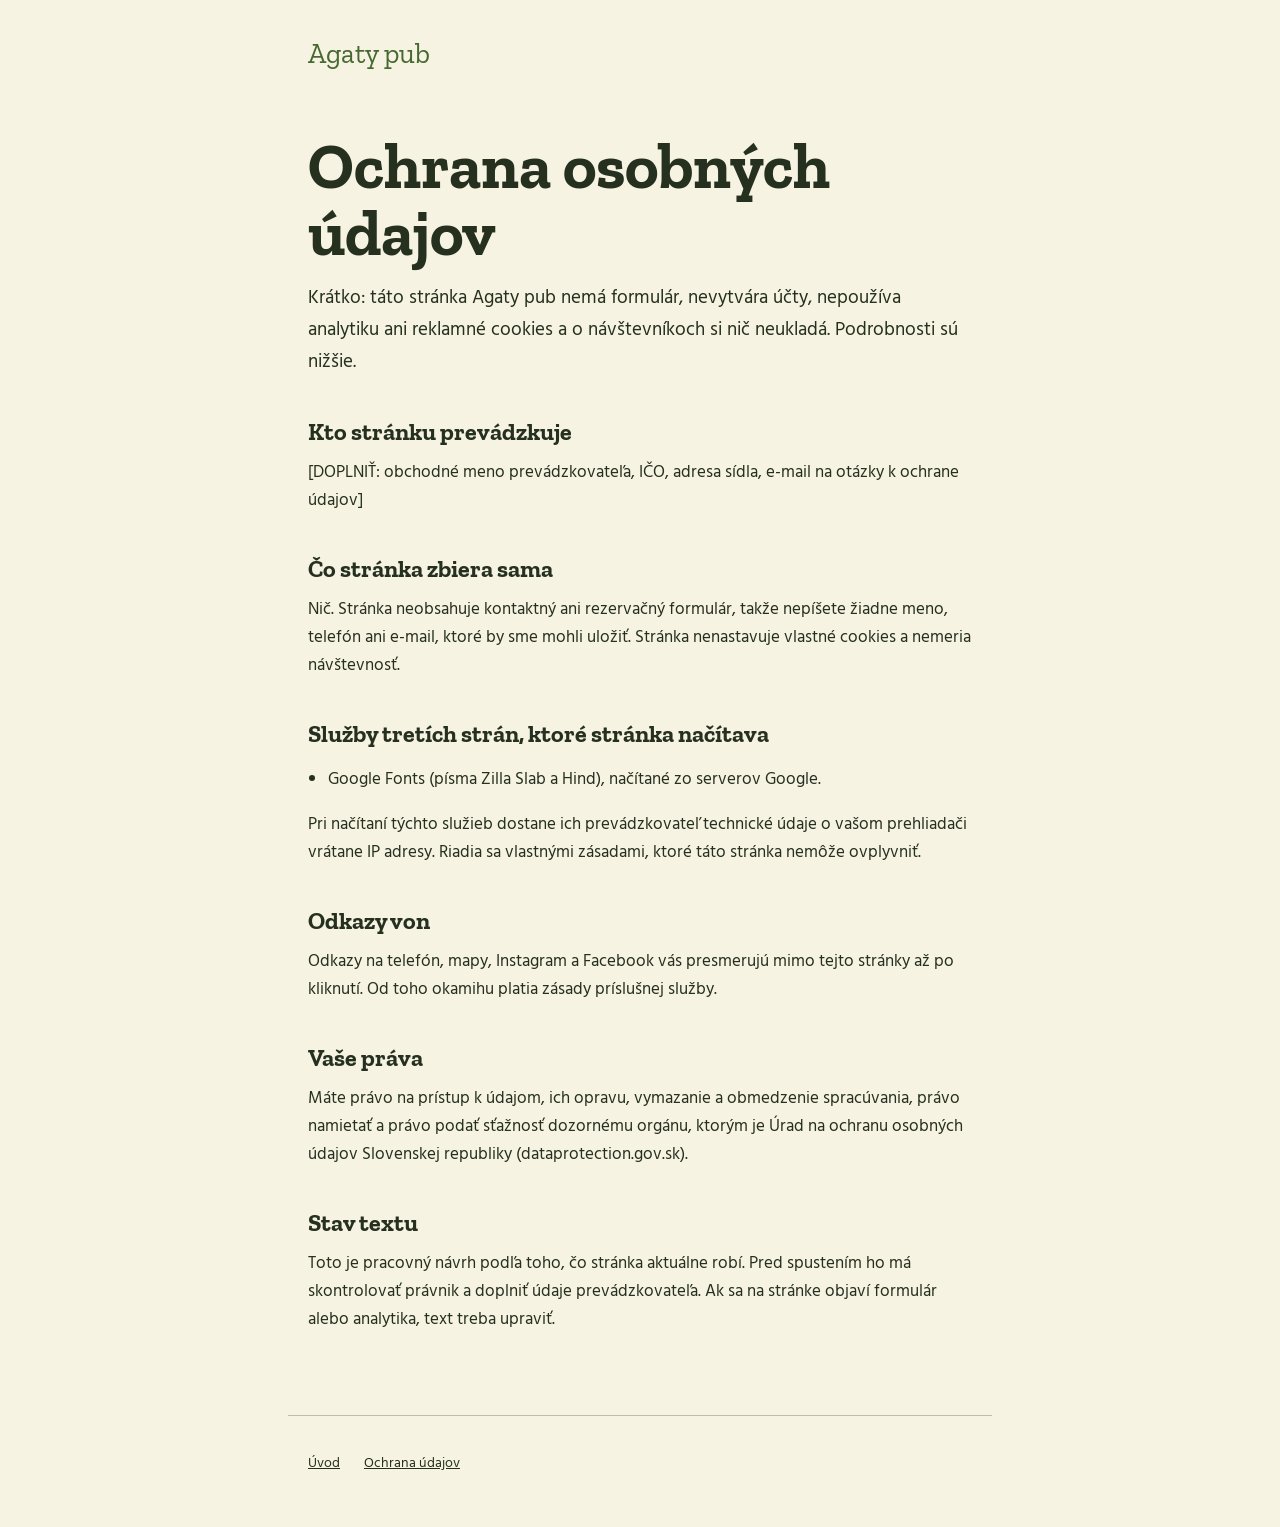
<file: ochrana-udajov.html>
<!doctype html>
<html lang="sk">
<head>
  <meta charset="utf-8">
  <meta name="viewport" content="width=device-width, initial-scale=1">
  <title>Ochrana údajov | Agaty pub</title>
  <meta name="description" content="Aké údaje spracúva stránka Agaty pub. Návrh na kontrolu právnikom.">
  <meta name="robots" content="noindex">
  <meta name="theme-color" content="#dde6c4">
  <link rel="icon" href="assets/favicon.svg" type="image/svg+xml">
  <link rel="preconnect" href="https://fonts.googleapis.com">
  <link rel="preconnect" href="https://fonts.gstatic.com" crossorigin>
  <link href="https://fonts.googleapis.com/css2?family=Zilla+Slab:wght@500;700&family=Hind:wght@400;500;600&display=swap" rel="stylesheet">
  <link rel="stylesheet" href="style.css">
  <link rel="stylesheet" href="page.css">
</head>
<body class="page-body">
  <main class="page">
    <a class="page-home" href="./">Agaty pub</a>
    <div class="page-content">
      <h1>Ochrana osobných údajov</h1>
      <p class="page-lead">Krátko: táto stránka Agaty pub nemá formulár, nevytvára účty, nepoužíva analytiku ani reklamné cookies a o návštevníkoch si nič neukladá. Podrobnosti sú nižšie.</p>

      <h2>Kto stránku prevádzkuje</h2>
      <p>[DOPLNIŤ: obchodné meno prevádzkovateľa, IČO, adresa sídla, e-mail na otázky k ochrane údajov]</p>

      <h2>Čo stránka zbiera sama</h2>
      <p>Nič. Stránka neobsahuje kontaktný ani rezervačný formulár, takže nepíšete žiadne meno, telefón ani e-mail, ktoré by sme mohli uložiť. Stránka nenastavuje vlastné cookies a nemeria návštevnosť.</p>

      <h2>Služby tretích strán, ktoré stránka načítava</h2>
      <ul>
        <li>Google Fonts (písma Zilla Slab a Hind), načítané zo serverov Google.</li>
      </ul>
      <p>Pri načítaní týchto služieb dostane ich prevádzkovateľ technické údaje o vašom prehliadači vrátane IP adresy. Riadia sa vlastnými zásadami, ktoré táto stránka nemôže ovplyvniť.</p>

      <h2>Odkazy von</h2>
      <p>Odkazy na telefón, mapy, Instagram a Facebook vás presmerujú mimo tejto stránky až po kliknutí. Od toho okamihu platia zásady príslušnej služby.</p>

      <h2>Vaše práva</h2>
      <p>Máte právo na prístup k údajom, ich opravu, vymazanie a obmedzenie spracúvania, právo namietať a právo podať sťažnosť dozornému orgánu, ktorým je Úrad na ochranu osobných údajov Slovenskej republiky (dataprotection.gov.sk).</p>

      <h2>Stav textu</h2>
      <p>Toto je pracovný návrh podľa toho, čo stránka aktuálne robí. Pred spustením ho má skontrolovať právnik a doplniť údaje prevádzkovateľa. Ak sa na stránke objaví formulár alebo analytika, text treba upraviť.</p>

    </div>
  </main>
  <footer class="page-footer">
    <a href="./">Úvod</a>
    <a href="ochrana-udajov.html">Ochrana údajov</a>
  </footer>
</body>
</html>
</file>
<file: style.css>
:root {
  --hero-bg: var(--bg);
  --hero-ink: var(--ink);
  --display-weight: 600;
  --display-leading: 1.02;
  --display-tracking: 0;
  --display-case: none;
  --radius: 8px;
  --radius-button: 6px;
  --space-1: 0.5rem;
  --space-2: 1rem;
  --space-3: 1.5rem;
  --space-4: 2.5rem;
  --space-5: 4rem;
  --space-6: 6rem;
  --gutter: 1.25rem;
  --dock-height: 4.75rem;
  --divider-height: 2.25rem;
  --bg: #f7f3e3;
  --bg-alt: #dde6c4;
  --ink: #26301f;
  --ink-muted: #526044;
  --accent: #46692f;
  --accent-2: #a9782a;
  --on-accent: #ffffff;
  --line: rgba(38, 48, 31, 0.28);
  --hero-bg: #dde6c4;
  --display-weight: 700;
  --display-leading: 1.02;
  --font-display: "Zilla Slab", Georgia, serif;
  --font-body: "Hind", "Segoe UI", sans-serif;
  --radius: 8px;
  --radius-button: 6px;
  --art-1: #5a8a3c;
  --art-2: #8a5a2b;
  --art-3: #fffdf2;
  --art-4: #c8d9a6;
  --art-5: #4d3520;
  --art-6: #7aa653;
}

*,
*::before,
*::after {
  box-sizing: border-box;
}

html {
  scroll-behavior: smooth;
  scroll-padding-top: 4.5rem;
}

body {
  margin: 0;
  padding-bottom: var(--dock-height);
  background: var(--bg);
  color: var(--ink);
  font-family: var(--font-body);
  font-size: 1.0625rem;
  line-height: 1.6;
}

svg {
  display: block;
  max-width: 100%;
}

a {
  color: inherit;
}

:focus-visible {
  outline: 3px solid var(--accent);
  outline-offset: 3px;
}

h1,
h2,
h3 {
  margin: 0;
  font-family: var(--font-display);
  font-weight: var(--display-weight);
  line-height: var(--display-leading);
  letter-spacing: var(--display-tracking);
  text-transform: var(--display-case);
}

h1 {
  font-size: clamp(2.5rem, 9.5vw, 5.25rem);
}

h2 {
  font-size: clamp(2.1rem, 7vw, 3.75rem);
}

p {
  margin: 0 0 1em;
}

.skip-link {
  position: absolute;
  left: var(--gutter);
  top: -4rem;
  z-index: 20;
  padding: 0.75rem 1rem;
  background: var(--accent);
  color: var(--on-accent);
}

.skip-link:focus {
  top: 0.75rem;
}

.topbar {
  display: flex;
  flex-wrap: wrap;
  align-items: center;
  justify-content: space-between;
  gap: 0.25rem var(--space-3);
  padding: 0.5rem var(--gutter);
  background: var(--hero-bg);
  color: var(--hero-ink);
}

.brand {
  display: inline-flex;
  align-items: center;
  gap: 0.6rem;
  min-height: 2.75rem;
  font-family: var(--font-display);
  font-size: var(--brand-size, 1.5rem);
  font-weight: var(--display-weight);
  letter-spacing: var(--display-tracking);
  text-transform: var(--display-case);
  text-decoration: none;
}

.brand-mark {
  flex: none;
  width: 1.9rem;
  height: 1.9rem;
}

.topbar-nav {
  display: flex;
  align-items: center;
  gap: var(--space-2);
  font-size: 0.98rem;
  font-weight: 500;
}

.topbar-nav a:not(.button) {
  display: inline-block;
  padding: 0.7rem 0.15rem;
  text-decoration: none;
}

.topbar-nav a:not(.button):hover {
  text-decoration: underline;
  text-underline-offset: 0.25em;
}

.topbar-nav .topbar-cta {
  display: none;
  min-height: 2.75rem;
}

.button {
  display: inline-flex;
  align-items: center;
  justify-content: center;
  min-height: 3.25rem;
  padding: 0.75rem var(--space-3);
  border: 2px solid var(--accent);
  border-radius: var(--radius-button);
  background: var(--accent);
  color: var(--on-accent);
  font-family: var(--font-body);
  font-weight: 700;
  text-decoration: none;
  text-align: center;
  transition: background-color 0.2s, color 0.2s, border-color 0.2s;
}

.button:hover {
  background: transparent;
  color: inherit;
}

.button-ghost {
  background: transparent;
  border-color: currentColor;
  color: inherit;
}

.button-ghost:hover {
  background: var(--accent);
  border-color: var(--accent);
  color: var(--on-accent);
}

.actions {
  display: flex;
  flex-wrap: wrap;
  gap: 0.75rem;
}

.hero {
  display: grid;
  gap: var(--space-3);
  align-items: center;
  padding: var(--space-2) var(--gutter) var(--space-5);
  background: var(--hero-bg);
  color: var(--hero-ink);
}

.hero-art {
  order: -1;
  justify-self: center;
}

.hero-art svg {
  width: auto;
  height: min(15rem, 32svh);
  max-width: 100%;
}

.hero-kicker {
  margin: 0 0 var(--space-2);
  font-size: 0.82rem;
  font-weight: 700;
  letter-spacing: 0.16em;
  text-transform: uppercase;
  opacity: 0.8;
}

.hero-lede {
  max-width: 30rem;
  margin: var(--space-2) 0;
  font-size: 1.18rem;
  line-height: 1.5;
}

.hero-rating {
  margin: 0 0 var(--space-3);
  font-size: 0.95rem;
  opacity: 0.85;
}

.hero-rating strong {
  font-family: var(--font-display);
  font-size: 1.35rem;
}

.hero .actions {
  display: none;
}

.hero--center {
  text-align: center;
}

.hero--center .hero-lede {
  margin-inline: auto;
}

.hero--center .actions {
  justify-content: center;
}

.divider {
  height: var(--divider-height);
  background: var(--bg) url("assets/motif.svg") repeat-x center / auto 100%;
}

.section-inner {
  max-width: 72rem;
  margin: 0 auto;
  padding: var(--space-5) var(--gutter);
}

.offer-intro {
  max-width: 34rem;
  margin: var(--space-2) 0 0;
  color: var(--ink-muted);
}

.offer-list {
  margin: var(--space-4) 0 0;
  padding: 0;
  list-style: none;
}

.offer-name {
  font-family: var(--font-display);
  font-weight: var(--display-weight);
  font-size: 1.6rem;
  line-height: 1.15;
  text-transform: var(--display-case);
  letter-spacing: var(--display-tracking);
}

.placeholder {
  border-bottom: 1px dashed currentColor;
  color: var(--ink-muted);
  font-family: var(--font-body);
  font-size: 0.92rem;
  font-weight: 400;
  letter-spacing: 0;
  text-transform: none;
}

.offer--menu .offer-list li {
  display: flex;
  align-items: baseline;
  gap: 0.75rem;
  padding: 0.9rem 0;
}

.offer--menu .offer-gap {
  flex: 1;
  min-width: 1rem;
  border-bottom: 2px dotted var(--line);
}

.offer--menu .offer-list {
  max-width: 44rem;
}

.offer--numbered .offer-list {
  counter-reset: item;
  border-top: 1px solid var(--line);
}

.offer--numbered .offer-list li {
  display: grid;
  grid-template-columns: 3.25rem 1fr;
  align-items: baseline;
  column-gap: var(--space-2);
  padding: var(--space-3) 0;
  border-bottom: 1px solid var(--line);
  counter-increment: item;
}

.offer--numbered .offer-list li::before {
  content: counter(item, decimal-leading-zero);
  grid-row: span 2;
  color: var(--accent-2);
  font-family: var(--font-display);
  font-size: 1.6rem;
}

.offer--numbered .offer-name {
  font-size: clamp(1.8rem, 5vw, 2.6rem);
}

.offer--numbered .placeholder {
  grid-column: 2;
  justify-self: start;
  margin-top: 0.35rem;
}

.offer--numbered .offer-gap,
.offer--tiles .offer-gap,
.offer--chips .offer-gap {
  display: none;
}

.offer--tiles .offer-list {
  display: grid;
  gap: var(--space-2);
}

.offer--tiles .offer-list li {
  padding: var(--space-3);
  border: 1px solid var(--line);
  border-top: 6px solid var(--accent);
  border-radius: var(--radius);
  background: var(--bg-alt);
}

.offer--tiles .offer-list li:nth-child(even) {
  border-top-color: var(--accent-2);
}

.offer--tiles .offer-name,
.offer--tiles .placeholder {
  display: block;
}

.offer--tiles .placeholder {
  display: inline-block;
  margin-top: 0.5rem;
}

.offer--chalk .section-inner {
  max-width: 60rem;
}

.offer--chalk .offer-board {
  margin-top: var(--space-4);
  padding: var(--space-3);
  border: 8px solid var(--board-frame);
  border-radius: var(--radius);
  background: var(--board-bg);
  color: var(--board-ink);
}

.offer--chalk .offer-list {
  margin: 0;
}

.offer--chalk .offer-list li {
  display: flex;
  align-items: baseline;
  gap: 0.75rem;
  padding: 0.8rem 0;
  border-bottom: 1px dashed rgba(255, 255, 255, 0.35);
}

.offer--chalk .offer-list li:last-child {
  border-bottom: 0;
}

.offer--chalk .offer-gap {
  flex: 1;
}

.offer--chalk .placeholder {
  color: inherit;
  opacity: 0.8;
}

.offer--chips .offer-list {
  display: flex;
  flex-wrap: wrap;
  gap: 0.75rem;
}

.offer--chips .offer-list li {
  display: flex;
  flex-direction: column;
  gap: 0.25rem;
  padding: 0.9rem 1.25rem;
  border: 2px solid var(--ink);
  border-radius: var(--radius);
}

.offer--chips .offer-list li:nth-child(3n + 2) {
  background: var(--accent);
  border-color: var(--accent);
  color: var(--on-accent);
}

.offer--chips .offer-list li:nth-child(3n + 2) .placeholder {
  color: inherit;
}

.visit {
  background: var(--bg-alt);
}

.visit-grid {
  display: grid;
  gap: var(--space-4);
  margin-top: var(--space-4);
}

.label {
  display: block;
  margin-bottom: 0.5rem;
  color: var(--ink-muted);
  font-size: 0.8rem;
  font-weight: 700;
  letter-spacing: 0.16em;
  text-transform: uppercase;
}

.visit address {
  font-style: normal;
}

.visit address p {
  margin-bottom: 0.25rem;
}

.visit p a,
.contact-links a {
  display: inline-block;
  padding: 0.55rem 0;
  font-weight: 600;
}

.visit p a {
  padding: 0.55rem 0;
}

.visit-rating strong {
  font-family: var(--font-display);
  font-size: 2.5rem;
  line-height: 1;
}

.map {
  display: block;
  width: 100%;
  height: 20rem;
  margin-top: var(--space-4);
  border: 0;
  border-radius: var(--radius);
}

.footer {
  padding: var(--space-3) var(--gutter) var(--space-4);
  background: var(--footer-bg, var(--ink));
  color: var(--footer-ink, var(--bg));
  font-size: 0.9rem;
}

.footer-links {
  display: flex;
  flex-wrap: wrap;
  gap: var(--space-3);
  margin: 0;
}

.footer-links a {
  display: inline-block;
  padding: 0.7rem 0;
}

.footer-note {
  margin: var(--space-1) 0 0;
  opacity: 0.8;
}

.dock {
  position: fixed;
  inset: auto 0 0 0;
  z-index: 15;
  display: grid;
  grid-template-columns: 1.4fr 1fr;
  gap: 0.75rem;
  padding: 0.75rem var(--gutter) calc(0.75rem + env(safe-area-inset-bottom));
  background: var(--footer-bg, var(--ink));
  color: var(--footer-ink, var(--bg));
  border-top: 1px solid var(--line);
}

@media (min-width: 48rem) {
  :root {
    --gutter: 3rem;
  }

  body {
    padding-bottom: 0;
  }

  .dock {
    display: none;
  }

  .topbar {
    padding-block: 0.75rem;
  }

  .topbar-nav .topbar-cta {
    display: inline-flex;
  }

  .hero {
    grid-template-columns: minmax(0, 1.1fr) minmax(0, 0.9fr);
    gap: var(--space-5);
    min-height: min(44rem, calc(100svh - 4.5rem));
    padding-top: var(--space-4);
  }

  .hero--center {
    grid-template-columns: minmax(0, 1fr);
    gap: var(--space-4);
    align-content: center;
  }

  .hero--center .hero-art {
    order: 0;
  }

  .hero-art {
    order: 0;
    justify-self: end;
  }

  .hero--reverse .hero-art {
    order: -1;
    justify-self: start;
  }

  .hero-art svg {
    height: min(34rem, 68svh);
  }

  .hero--center .hero-art svg {
    height: min(21rem, 36svh);
  }

  .hero .actions {
    display: flex;
  }

  .offer--tiles .offer-list {
    grid-template-columns: repeat(3, 1fr);
  }

  .visit-grid {
    grid-template-columns: repeat(3, 1fr);
    gap: var(--space-5);
  }
}

@media (min-width: 75rem) {
  :root {
    --gutter: max(4rem, calc((100vw - 76rem) / 2));
  }
}

@media (prefers-reduced-motion: reduce) {
  html {
    scroll-behavior: auto;
  }

  .button {
    transition: none;
  }
}

.hero-banner {
  grid-column: 1 / -1;
  order: -2;
  margin: calc(var(--space-2) * -1) calc(var(--gutter) * -1) 0;
}

.hero-banner {
  align-self: start;
}

.hero:has(.hero-banner) {
  align-content: start;
}

.hero-banner svg {
  display: block;
  width: 100%;
  height: auto;
}

.hero-art {
  position: relative;
}

.idea-hint {
  margin: var(--space-1) 0 0;
  font-size: 0.85rem;
  text-align: center;
  opacity: 0.75;
}

.controls {
  display: flex;
  flex-wrap: wrap;
  justify-content: center;
  gap: 0.5rem;
  margin-top: var(--space-2);
}

.control {
  min-height: 2.75rem;
  padding: 0.5rem 1rem;
  border: 2px solid currentColor;
  border-radius: var(--radius-button);
  background: transparent;
  color: inherit;
  font: inherit;
  font-size: 0.95rem;
  font-weight: 600;
  cursor: pointer;
  transition: background-color 0.2s, color 0.2s, border-color 0.2s;
}

.control:hover,
.control[aria-pressed="true"] {
  background: var(--accent);
  border-color: var(--accent);
  color: var(--on-accent);
}

@media (prefers-reduced-motion: reduce) {
  *,
  *::before,
  *::after {
    transition: none !important;
    animation: none !important;
  }

  .control[data-replay] {
    display: none;
  }
}

.art [role="button"],
.art a {
  cursor: pointer;
}

.art [role="button"]:focus-visible,
.art a:focus-visible {
  outline: 3px solid var(--accent);
  outline-offset: 4px;
}

.block {
  --s-bg: var(--bg);
  --s-ink: var(--ink);
  --s-muted: var(--ink-muted);
  --s-line: var(--line);
  --s-accent: var(--accent);
  --s-on-accent: var(--on-accent);
  position: relative;
  background: var(--s-bg);
  color: var(--s-ink);
}

.tone-alt {
  --s-bg: var(--bg-alt);
}

.tone-ink {
  --s-bg: var(--ink);
  --s-ink: var(--bg);
  --s-muted: color-mix(in srgb, var(--bg) 76%, var(--ink));
  --s-line: color-mix(in srgb, var(--bg) 26%, transparent);
  --s-accent: var(--tone-ink-accent, color-mix(in srgb, var(--accent) 55%, var(--bg)));
  --s-on-accent: var(--ink);
}

.tone-accent {
  --s-bg: var(--accent);
  --s-ink: var(--on-accent);
  --s-muted: var(--on-accent);
  --s-line: color-mix(in srgb, var(--on-accent) 36%, transparent);
  --s-accent: var(--on-accent);
  --s-on-accent: var(--accent);
}

.block-inner {
  padding: var(--space-5) var(--gutter);
}

.block-title {
  max-width: 18ch;
  font-size: clamp(2.3rem, 6.4vw, 4.75rem);
}

.block-lead {
  max-width: 38rem;
  margin: var(--space-2) 0 0;
  color: var(--s-muted);
  font-size: 1.16rem;
  line-height: 1.5;
}

.block-lead:empty {
  display: none;
}

.block-note {
  max-width: 38rem;
  margin: var(--space-3) 0 0;
  color: var(--s-muted);
  font-size: 0.9rem;
}

.block .button {
  border-color: var(--s-accent);
  background: var(--s-accent);
  color: var(--s-on-accent);
}

.block .button:hover {
  background: transparent;
  color: var(--s-ink);
}

.block .button-ghost {
  border-color: currentColor;
  background: transparent;
  color: var(--s-ink);
}

.block .button-ghost:hover {
  border-color: var(--s-accent);
  background: var(--s-accent);
  color: var(--s-on-accent);
}

.statement-text {
  max-width: 24ch;
  margin: 0;
  font-family: var(--font-display);
  font-size: clamp(2.2rem, 6.6vw, 5.4rem);
  font-weight: var(--display-weight);
  line-height: 1.04;
  letter-spacing: var(--display-tracking);
  text-transform: var(--display-case);
}

.statement-text em {
  color: var(--s-accent);
  font-style: normal;
}

.statement-facts {
  display: grid;
  gap: var(--space-3);
  margin: var(--space-4) 0 0;
  padding: var(--space-3) 0 0;
  border-top: 1px solid var(--s-line);
}

.statement-facts dt {
  margin-bottom: 0.25rem;
  color: var(--s-muted);
  font-size: 0.8rem;
  font-weight: 700;
  letter-spacing: 0.14em;
  text-transform: uppercase;
}

.statement-facts dd {
  margin: 0;
  font-family: var(--font-display);
  font-size: clamp(1.35rem, 3vw, 1.85rem);
  font-weight: var(--display-weight);
  line-height: 1.15;
}

.rows {
  margin: var(--space-4) 0 0;
  padding: 0;
  list-style: none;
  border-top: 1px solid var(--s-line);
}

.row {
  display: grid;
  gap: var(--space-1);
  padding: var(--space-3) 0;
  border-bottom: 1px solid var(--s-line);
}

.row-name {
  font-family: var(--font-display);
  font-size: clamp(1.75rem, 4.6vw, 3rem);
  font-weight: var(--display-weight);
  line-height: 1.06;
  letter-spacing: var(--display-tracking);
  text-transform: var(--display-case);
}

.row-text {
  max-width: 34rem;
  margin: 0;
  color: var(--s-muted);
}

.steps {
  display: grid;
  gap: var(--space-4);
  margin: var(--space-4) 0 0;
  padding: 0;
  list-style: none;
  counter-reset: step;
}

.step {
  position: relative;
  padding-left: 3.75rem;
  counter-increment: step;
}

.step::before {
  content: counter(step);
  position: absolute;
  top: -0.2rem;
  left: 0;
  display: grid;
  place-items: center;
  width: 2.75rem;
  height: 2.75rem;
  border-radius: var(--radius);
  background: var(--s-accent);
  color: var(--s-on-accent);
  font-family: var(--font-display);
  font-size: 1.35rem;
  font-weight: var(--display-weight);
}

.step-art {
  width: 100%;
  max-width: 13rem;
  margin-bottom: var(--space-2);
}

.step-title {
  font-size: 1.5rem;
  line-height: 1.15;
}

.step-text {
  margin: 0.4rem 0 0;
  color: var(--s-muted);
}

.week-head {
  display: grid;
  gap: var(--space-3);
}

.week-status {
  display: inline-flex;
  align-items: center;
  gap: 0.6rem;
  margin: 0;
  font-weight: 700;
}

.week-status::before {
  content: "";
  width: 0.7rem;
  height: 0.7rem;
  border-radius: 50%;
  background: var(--s-muted);
}

.week-status[data-open="true"]::before {
  background: var(--s-accent);
}

.week {
  margin: var(--space-4) 0 0;
  padding: 0;
  list-style: none;
}

.week-day {
  display: grid;
  grid-template-columns: 2.5rem minmax(0, 1fr) auto;
  align-items: center;
  gap: var(--space-2);
  min-height: 3rem;
  border-top: 1px solid var(--s-line);
}

.week-day.is-today {
  font-weight: 700;
}

.week-track {
  position: relative;
  height: 0.75rem;
  border-radius: 2px;
  background: color-mix(in srgb, var(--s-ink) 9%, transparent);
}

.week-bar {
  position: absolute;
  top: 0;
  bottom: 0;
  left: var(--from);
  width: var(--span);
  border-radius: 2px;
  background: color-mix(in srgb, var(--s-accent) 62%, var(--s-bg));
}

.week-day.is-today .week-bar {
  background: var(--s-accent);
}

.week-time {
  min-width: 6.4rem;
  font-variant-numeric: tabular-nums;
  text-align: right;
}

.notes {
  display: grid;
  gap: 0;
  margin: var(--space-4) 0 0;
  padding: 0;
  list-style: none;
  border-top: 1px solid var(--s-line);
}

.note {
  display: grid;
  gap: 0.2rem;
  padding: var(--space-2) 0;
  border-bottom: 1px solid var(--s-line);
}

.note-title {
  font-weight: 700;
}

.note-text {
  margin: 0;
  color: var(--s-muted);
}

.note-text a {
  display: inline-block;
  padding: 0.65rem 0;
  color: var(--s-ink);
  font-weight: 700;
}

.place-grid {
  display: grid;
}

.place-map {
  position: relative;
  min-height: 21rem;
  overflow: hidden;
  background: var(--bg-alt);
}

.street-map {
  position: absolute;
  inset: 0;
  width: 100%;
  height: 100%;
  max-width: none;
}

.map-street {
  font-family: var(--font-body);
  font-size: 15px;
  font-weight: 600;
  letter-spacing: 0.03em;
  paint-order: stroke;
  stroke: var(--bg);
  stroke-width: 4px;
  stroke-linejoin: round;
}

.map-pin-label {
  font-family: var(--font-display);
  font-size: 24px;
  font-weight: var(--display-weight);
  paint-order: stroke;
  stroke: var(--bg);
  stroke-width: 6px;
  stroke-linejoin: round;
}

.place-credit {
  position: absolute;
  right: 0;
  bottom: 0;
  z-index: 1;
  padding: 0.15rem 0.5rem;
  background: color-mix(in srgb, var(--s-bg) 82%, transparent);
  font-size: 0.72rem;
}

.place-copy {
  padding: var(--space-5) var(--gutter);
}

.place-copy .block-title {
  font-size: clamp(2rem, 3.6vw, 3.25rem);
}

.block-title,
.statement-text,
.closing-title,
.row-name,
.step-title {
  overflow-wrap: break-word;
  hyphens: auto;
}

.place-address {
  margin: var(--space-3) 0 0;
  font-style: normal;
  font-size: 1.2rem;
  line-height: 1.4;
}

.place-text {
  max-width: 30rem;
  margin: var(--space-2) 0 0;
  color: var(--s-muted);
}

.place-links {
  display: grid;
  justify-items: start;
  gap: 0.15rem;
  margin: var(--space-3) 0 0;
  padding: 0;
  list-style: none;
}

.place-links a {
  display: inline-block;
  padding: 0.6rem 0;
  font-weight: 700;
}

.photo-band {
  margin: 0;
}

.photo-band img {
  display: block;
  width: 100%;
  height: clamp(20rem, 62vw, 40rem);
  object-fit: cover;
}

.photo-band figcaption {
  padding: var(--space-1) var(--gutter);
  background: var(--s-bg);
  color: var(--s-muted);
  font-size: 0.8rem;
}

.closing-grid {
  display: grid;
  gap: var(--space-4);
}

.closing-title {
  max-width: 14ch;
  font-size: clamp(2.6rem, 8.6vw, 6.5rem);
}

.closing-score {
  margin: 0;
}

.closing-score strong {
  display: block;
  margin-bottom: 0.4rem;
  font-variant-numeric: lining-nums;
  font-family: var(--font-display);
  font-size: clamp(4rem, 13vw, 8.5rem);
  font-weight: var(--display-weight);
  line-height: 1;
}

.closing .actions {
  margin-top: var(--space-3);
}

.topbar-nav a:not(.button) {
  white-space: nowrap;
}

.dock {
  grid-template-columns: 1.9fr 1fr;
}

.dock .button {
  padding-inline: 0.5rem;
  font-size: clamp(0.84rem, 3.9vw, 0.98rem);
  line-height: 1.15;
}

@media (max-width: 47.99rem) {
  .topbar {
    flex-wrap: nowrap;
    gap: 0.75rem;
  }

  .brand {
    min-width: 0;
    white-space: nowrap;
  }

  .topbar-nav {
    gap: 0.7rem;
    font-size: 0.9rem;
  }

  .topbar-nav a:not(.button):nth-of-type(n + 3) {
    display: none;
  }
}

@media (min-width: 48rem) {
  .block-inner {
    padding-block: var(--space-6);
  }

  .statement-facts {
    grid-template-columns: repeat(auto-fit, minmax(11rem, 1fr));
    gap: var(--space-4);
  }

  .row {
    grid-template-columns: minmax(0, 1fr) minmax(0, 1fr);
    align-items: baseline;
    gap: var(--space-4);
  }

  .steps {
    grid-template-columns: repeat(var(--step-count, 3), minmax(0, 1fr));
    gap: var(--space-3);
  }

  .step {
    padding-left: 0;
    padding-top: 3.75rem;
  }

  .week-head {
    grid-template-columns: minmax(0, 1fr) auto;
    align-items: end;
  }

  .notes {
    grid-template-columns: repeat(2, minmax(0, 1fr));
    column-gap: var(--space-5);
  }

  .place-grid {
    grid-template-columns: minmax(0, 1.5fr) minmax(0, 1fr);
    min-height: 40rem;
  }

  .place-grid--flip .place-map {
    order: 1;
  }

  .place-copy {
    align-self: center;
    padding-left: var(--space-5);
  }

  .place-grid--flip .place-copy {
    padding-right: var(--space-5);
    padding-left: var(--gutter);
  }

  .closing-grid {
    grid-template-columns: minmax(0, 1fr) auto;
    align-items: end;
  }
}

.chalkboard {
  display: grid;
  gap: var(--space-3);
  margin-top: var(--space-4);
  padding: var(--space-4) var(--space-3);
  border: 10px solid var(--board-frame, #6b4a2a);
  border-radius: var(--radius);
  background: var(--board-bg, #23302a);
  color: var(--board-ink, #f4f1e6);
}

.chalk-line {
  display: grid;
  gap: 0.2rem;
  padding-bottom: var(--space-2);
  border-bottom: 1px dashed color-mix(in srgb, var(--board-ink, #f4f1e6) 40%, transparent);
}

.chalk-line:last-child {
  padding-bottom: 0;
  border-bottom: 0;
}

.chalk-name {
  font-family: var(--font-display);
  font-size: clamp(1.7rem, 4.4vw, 2.7rem);
  font-weight: var(--display-weight);
  line-height: 1.08;
}

.chalk-text {
  margin: 0;
  opacity: 0.86;
}

@media (min-width: 48rem) {
  .chalkboard {
    grid-template-columns: repeat(2, minmax(0, 1fr));
    gap: var(--space-3) var(--space-5);
    padding: var(--space-5);
  }
}
.fa1{fill:var(--art-1)}
.sa1{stroke:var(--art-1);fill:none}
.fa2{fill:var(--art-2)}
.sa2{stroke:var(--art-2);fill:none}
.fa3{fill:var(--art-3)}
.sa3{stroke:var(--art-3);fill:none}
.fa4{fill:var(--art-4)}
.sa4{stroke:var(--art-4);fill:none}
.fa5{fill:var(--art-5)}
.sa5{stroke:var(--art-5);fill:none}
.fa6{fill:var(--art-6)}
.sa6{stroke:var(--art-6);fill:none}
.fn{fill:none}
.fb{fill:var(--hero-bg)}
.art-text{font-family:var(--font-display);font-weight:var(--display-weight)}
.art{stroke-linecap:round;stroke-linejoin:round}
.hero {
  position: relative;
  overflow: hidden;
}

.petal {
  position: absolute;
  top: -5%;
  width: 0.6rem;
  height: 0.9rem;
  border: 1.5px solid var(--art-6);
  border-radius: 60% 40% 60% 40%;
  background: var(--art-3);
  pointer-events: none;
}

.sign {
  transform-box: view-box;
  transform-origin: 236px 0;
}

@media (prefers-reduced-motion: no-preference) {
.sign {
  animation: sign-swing 5s ease-in-out infinite alternate;
}

.sign.is-kicked {
  animation: sign-kick 3.2s ease-out;
}

.cluster {
  animation: cluster-sway 4.5s ease-in-out infinite alternate;
  animation-delay: calc(var(--i) * -0.8s);
}

.petal {
  animation: petal-fall 12s linear infinite;
}

@keyframes sign-swing {
  from { transform: rotate(-3deg); }
  to { transform: rotate(3deg); }
}

@keyframes sign-kick {
  0% { transform: rotate(16deg); }
  20% { transform: rotate(-12deg); }
  40% { transform: rotate(8deg); }
  60% { transform: rotate(-5deg); }
  80% { transform: rotate(3deg); }
  100% { transform: rotate(0); }
}

@keyframes cluster-sway {
  from { transform: rotate(-3deg); }
  to { transform: rotate(3deg); }
}

@keyframes petal-fall {
  from { top: -5%; transform: translateX(0) rotate(0); }
  50% { transform: translateX(26px) rotate(160deg); }
  to { top: 105%; transform: translateX(-14px) rotate(320deg); }
}
}
</file>
<file: page.css>
:root {
  --page-bg: var(--bg);
  --page-ink: var(--ink);
  --page-accent: var(--accent);
  --page-accent-ink: var(--on-accent);
  --page-line: var(--line);
  --page-display-font: var(--font-display);
  --page-body-font: var(--font-body);
}

.page-body {
  min-height: 100vh;
  padding-bottom: 0;
  background: var(--page-bg);
  color: var(--page-ink);
  font-family: var(--page-body-font);
}

.page {
  max-width: 44rem;
  margin: 0 auto;
  padding: 1.5rem 1.25rem 4rem;
}

.page-home {
  display: inline-block;
  margin-bottom: 3rem;
  padding: 0.5rem 0;
  color: var(--page-accent);
  font-family: var(--page-display-font);
  font-size: 1.75rem;
  text-decoration: none;
}

.page-content h1 {
  margin-bottom: 1rem;
  font-family: var(--page-display-font);
  font-size: clamp(2.5rem, 8vw, 4rem);
  line-height: 1.05;
}

.page-content h2 {
  margin: 2.5rem 0 0.75rem;
  font-family: var(--page-display-font);
  font-size: 1.5rem;
  line-height: 1.2;
}

.page-content p,
.page-content li {
  line-height: 1.65;
}

.page-content ul {
  padding-left: 1.25rem;
}

.page-lead {
  font-size: 1.2rem;
}

.page-code {
  margin: 0;
  color: var(--page-accent);
  font-family: var(--page-display-font);
  font-size: clamp(5rem, 24vw, 10rem);
  line-height: 1;
}

.page-button {
  display: inline-flex;
  align-items: center;
  min-height: 3.25rem;
  padding: 0.75rem 1.5rem;
  background: var(--page-accent);
  color: var(--page-accent-ink);
  font-weight: 700;
  text-decoration: none;
}

.page-button:hover {
  background: var(--page-ink);
}

.page-content a:not(.page-button) {
  text-decoration-color: var(--page-accent);
  text-underline-offset: 0.2em;
}

.page-footer {
  display: flex;
  gap: 1.5rem;
  max-width: 44rem;
  margin: 0 auto;
  padding: 1.5rem 1.25rem 2.5rem;
  border-top: 1px solid var(--page-line);
  font-size: 0.9rem;
}

.page-footer a {
  display: inline-block;
  padding: 0.75rem 0;
}

.page-content p a:not(.page-button) {
  display: inline-block;
  padding: 0.5rem 0;
}
</file>
